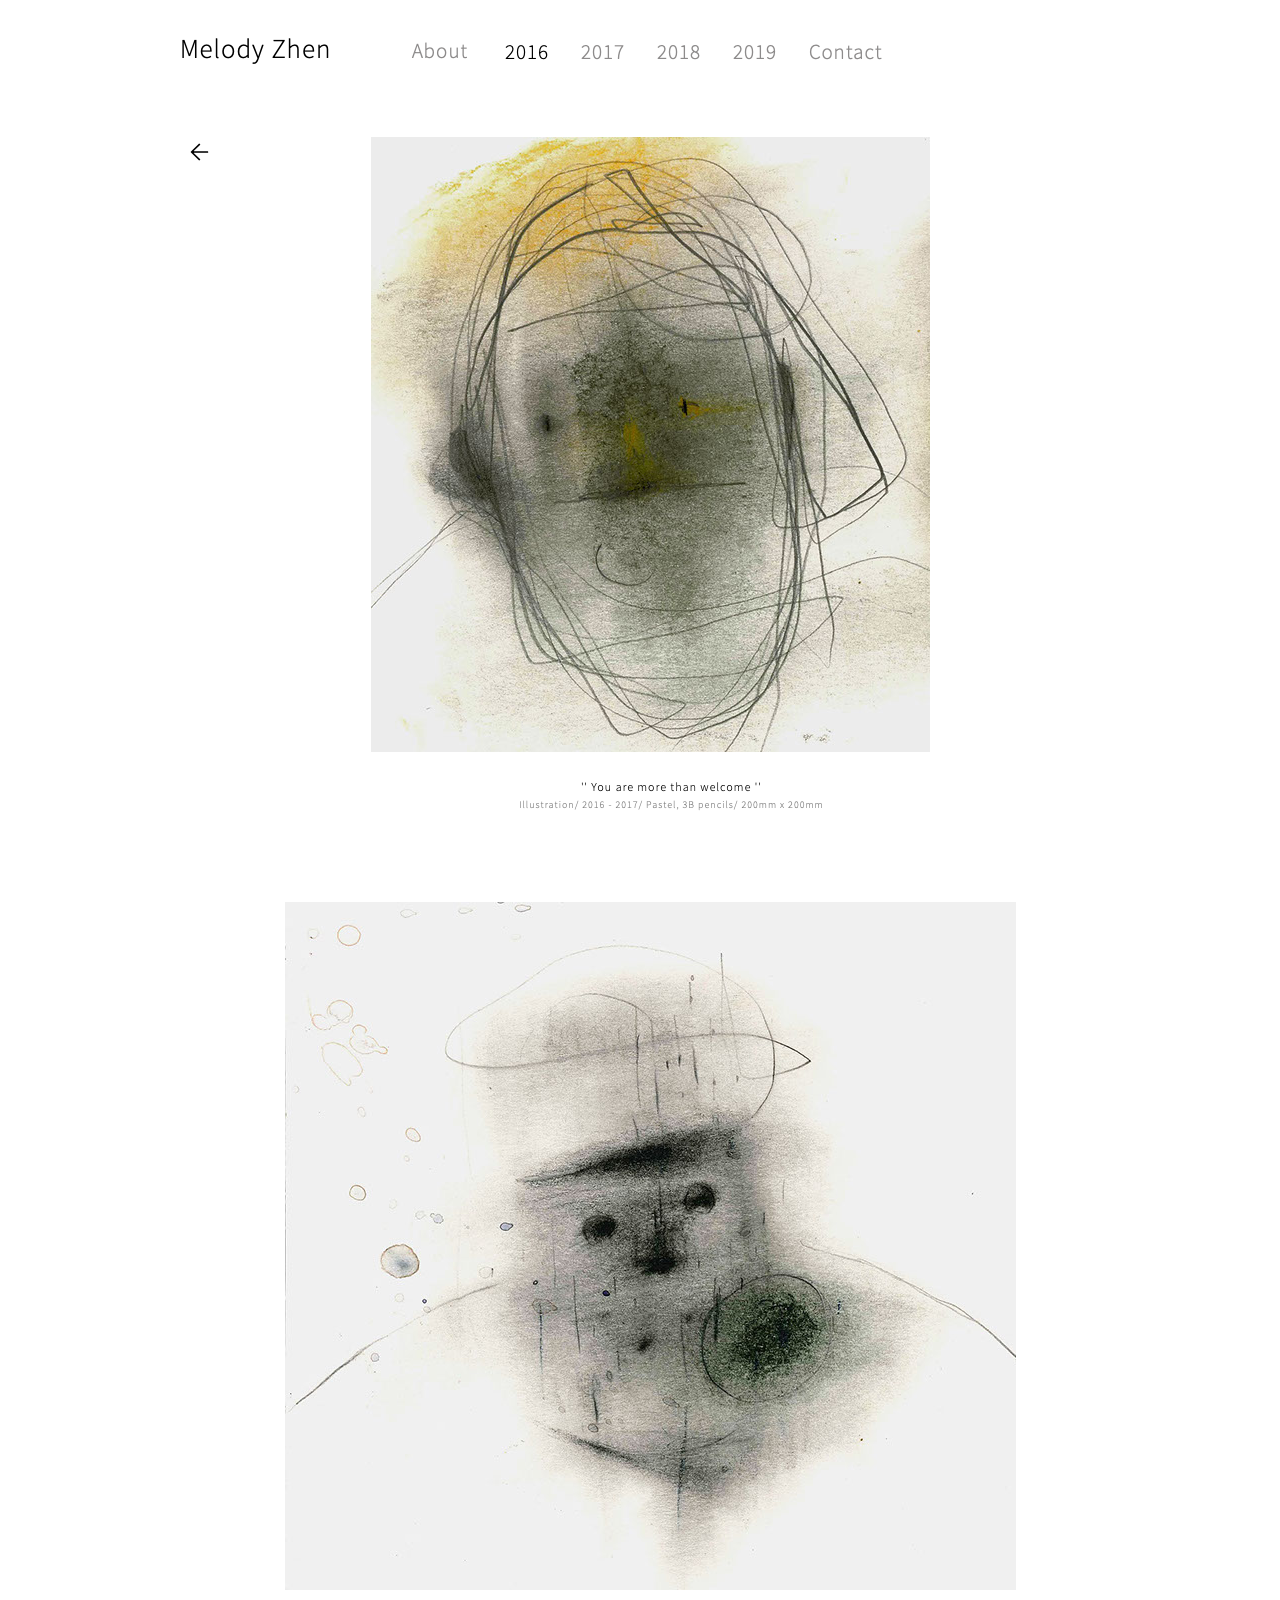
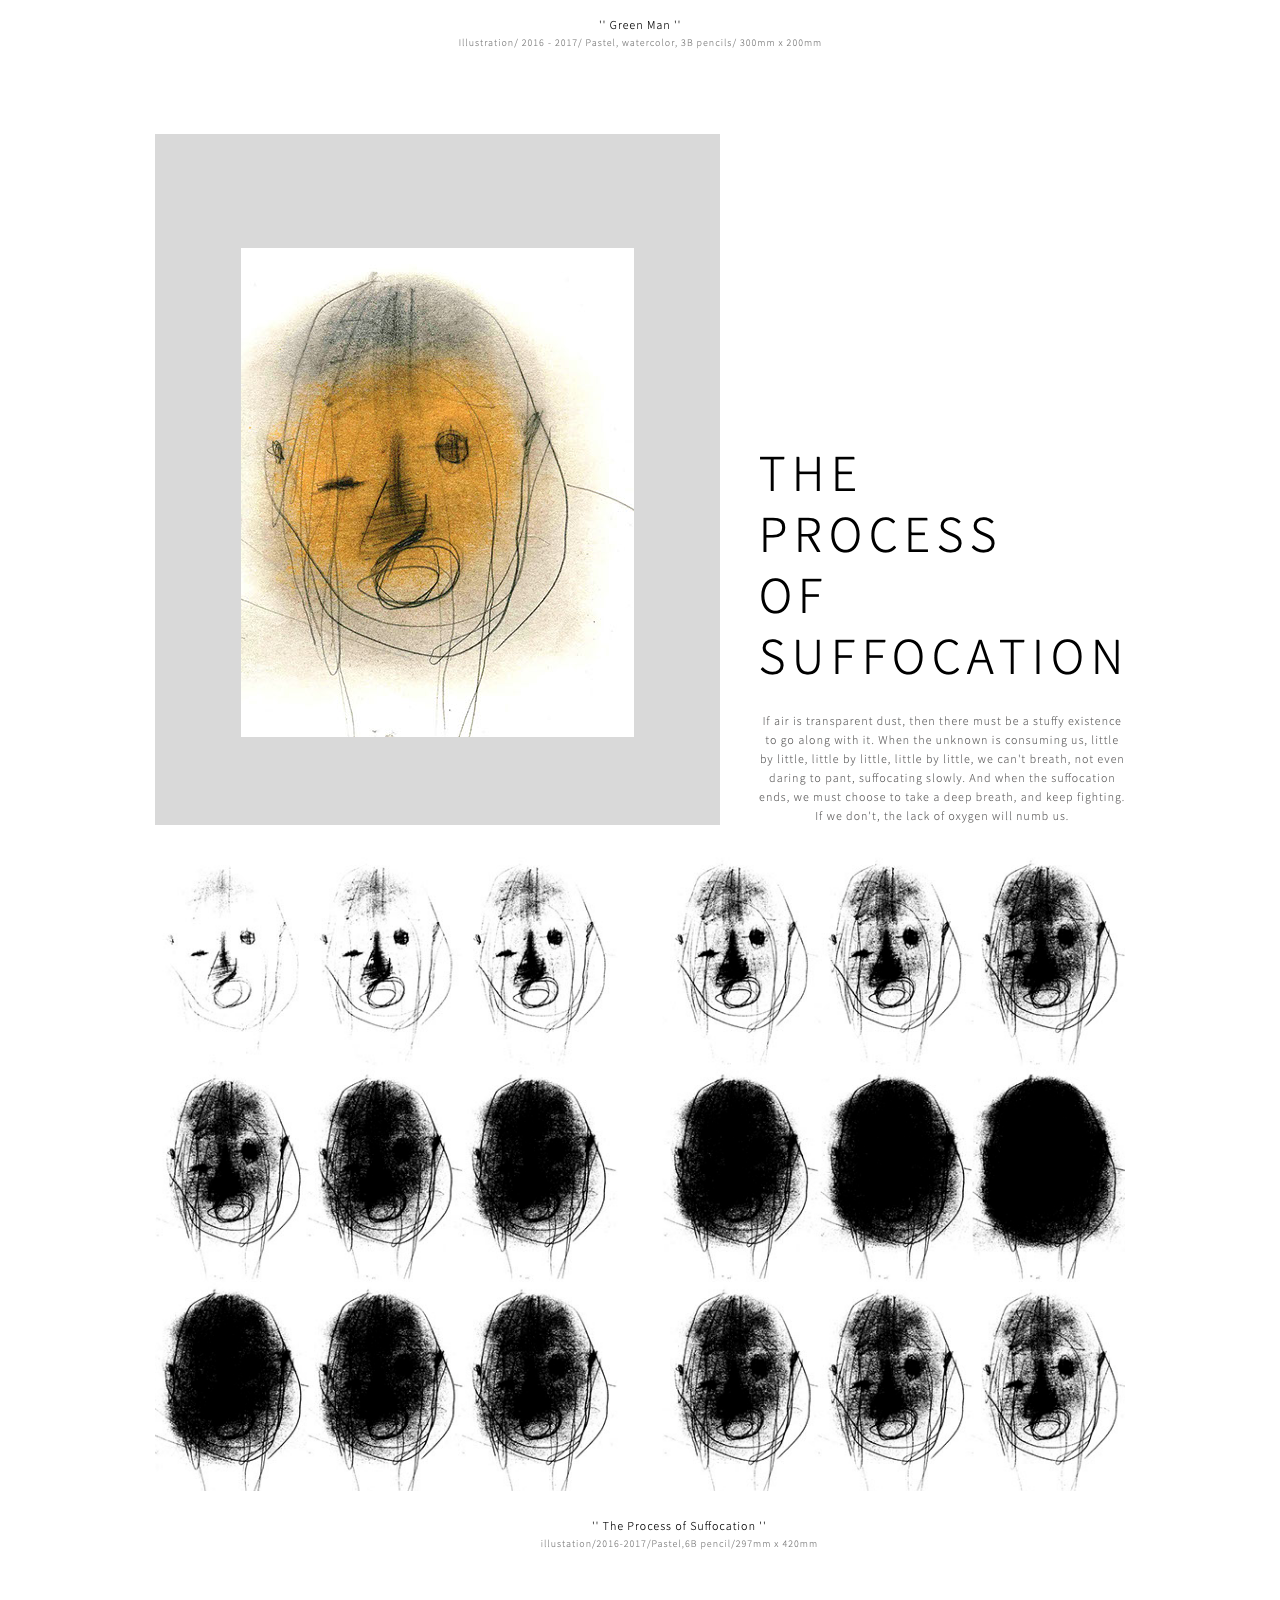
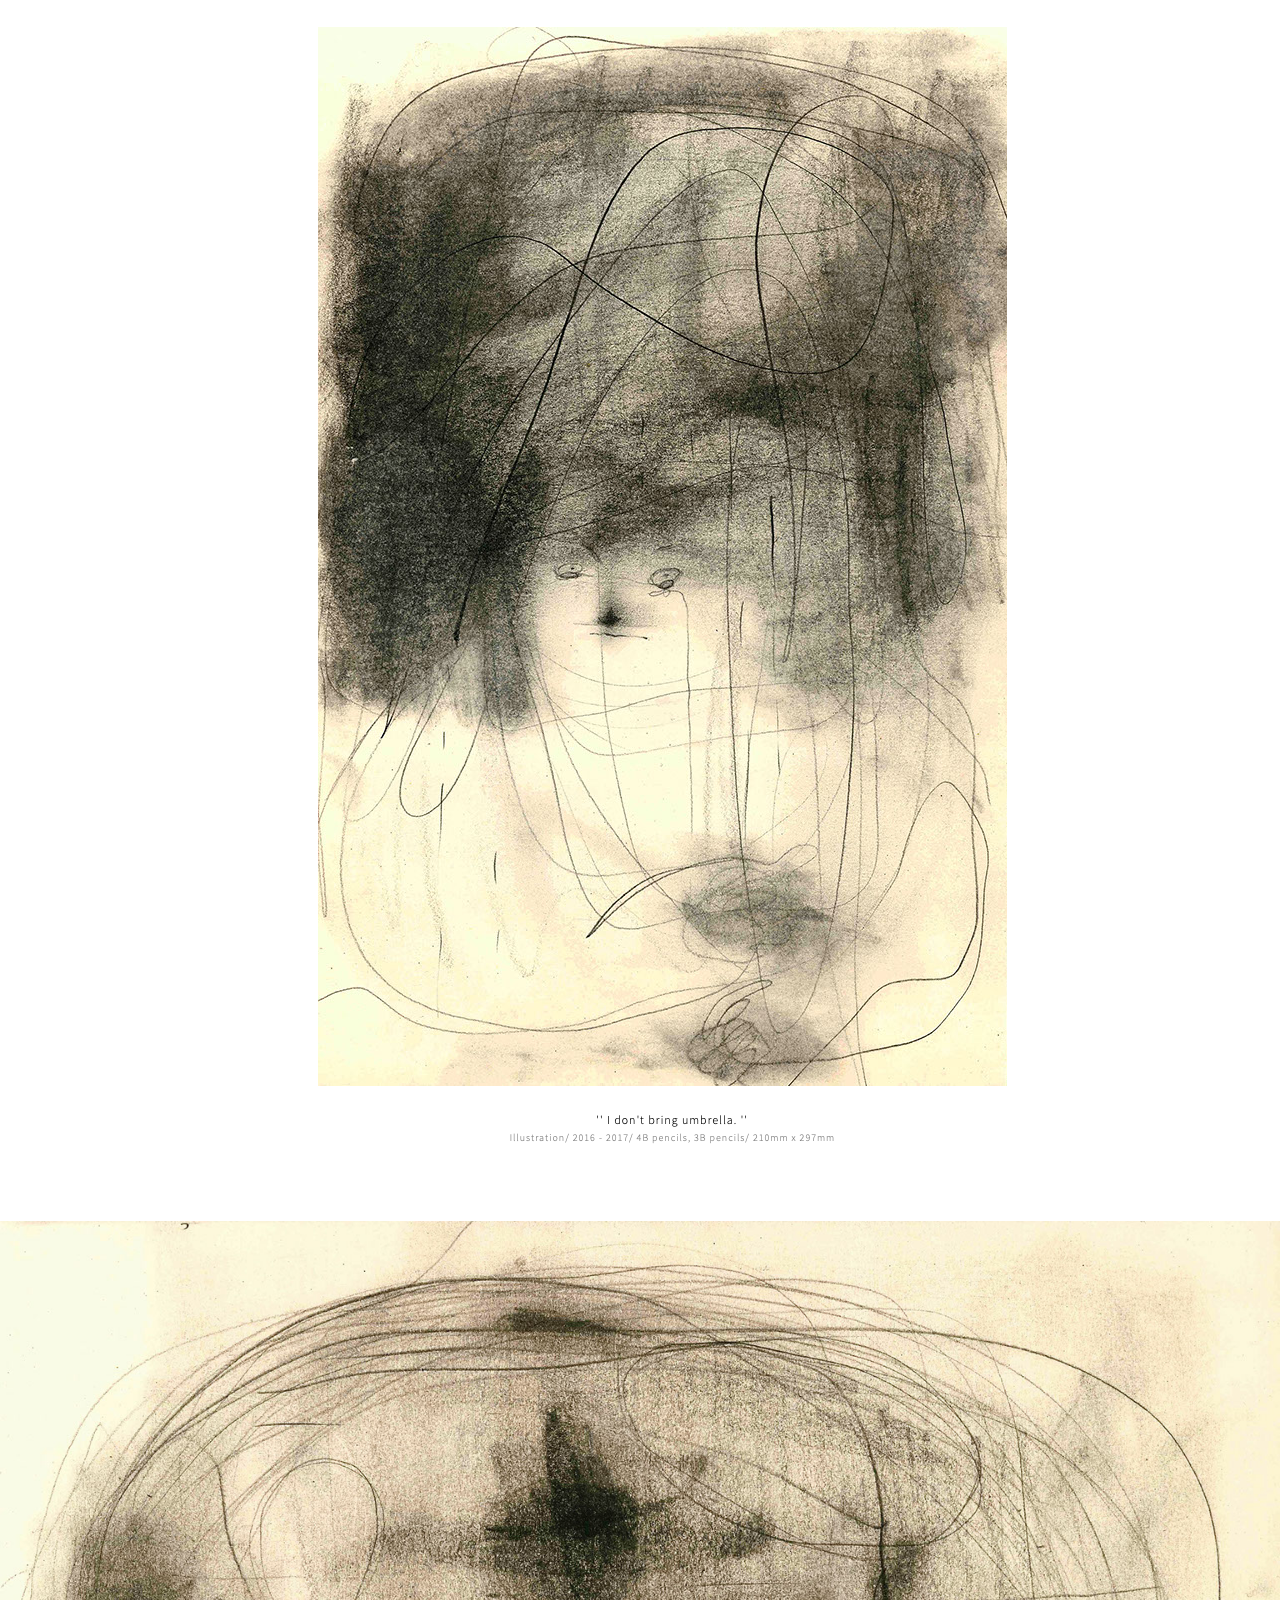
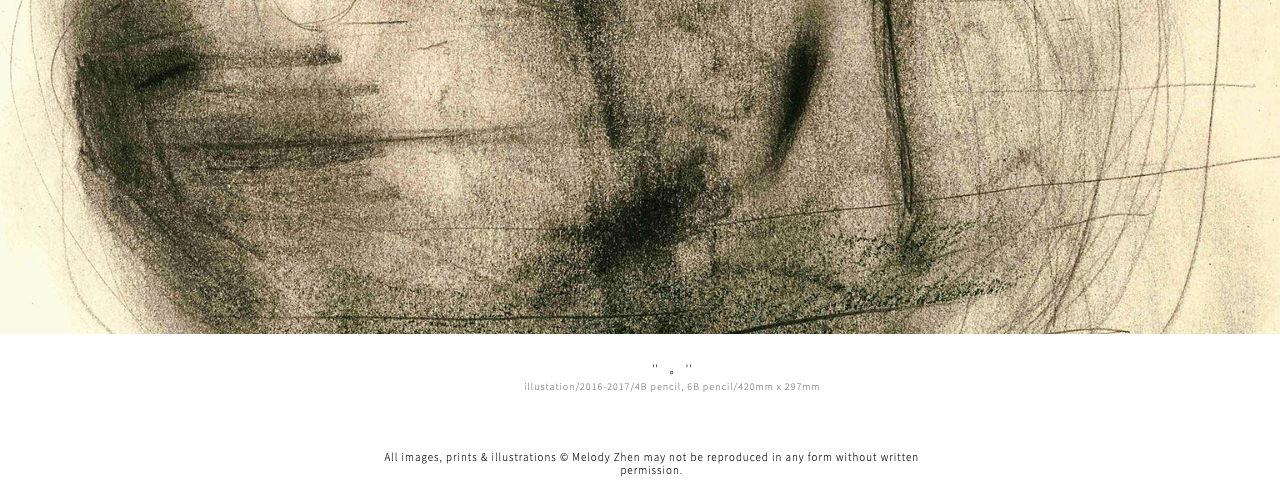
<file: 2016(1).html>
<!DOCTYPE html>
<html class="nojs html css_verticalspacer" lang="zh-TW">
 <head>

  <meta http-equiv="Content-type" content="text/html;charset=UTF-8"/>
  <meta name="generator" content="2018.1.0.386"/>
  <meta name="viewport" content="width=device-width, initial-scale=1.0"/>
  
  <script type="text/javascript">
   // Update the 'nojs'/'js' class on the html node
document.documentElement.className = document.documentElement.className.replace(/\bnojs\b/g, 'js');

// Check that all required assets are uploaded and up-to-date
if(typeof Muse == "undefined") window.Muse = {}; window.Muse.assets = {"required":["museutils.js", "museconfig.js", "jquery.musepolyfill.bgsize.js", "jquery.watch.js", "require.js", "2016_1_.css"], "outOfDate":[]};
</script>
  
  <title>2016(1)</title>
  <!-- CSS -->
  <link rel="stylesheet" type="text/css" href="css/site_global.css?crc=4085801442"/>
  <link rel="stylesheet" type="text/css" href="css/2016_1_.css?crc=3932359613" id="pagesheet"/>
   </head>
 <body>

  <div class="clearfix borderbox" id="page"><!-- column -->
   <div class="clearfix colelem" id="pu2177-4"><!-- group -->
    <a class="nonblock nontext grpelem" id="u2177-4" href="index.html"><!-- rasterized frame --><img id="u2177-4_img" alt="Melody Zhen " src="images/u2177-4.png?crc=286917579" data-hidpi-src="images/u2177-4_2x.png?crc=109899872" data-image-width="156"/></a>
    <div class="grpelem" id="u2174"><!-- state-based BG images -->
     <img alt="2017 " src="images/blank.gif?crc=4208392903"/>
     <div class="fluid_height_spacer"></div>
    </div>
    <div class="grpelem" id="u2182"><!-- state-based BG images -->
     <img alt="2018 " src="images/blank.gif?crc=4208392903"/>
     <div class="fluid_height_spacer"></div>
    </div>
    <div class="grpelem" id="u2179"><!-- state-based BG images -->
     <img alt="2019 " src="images/blank.gif?crc=4208392903"/>
     <div class="fluid_height_spacer"></div>
    </div>
    <a class="nonblock nontext grpelem" id="u2180" href="about.html"><!-- state-based BG images --><div id="u2180_states"><img alt="About" src="images/blank.gif?crc=4208392903"/><div class="fluid_height_spacer"></div></div></a>
    <a class="nonblock nontext grpelem" id="u2171" href="2016.html"><!-- state-based BG images --><div id="u2171_states"><img alt="2016 " src="images/blank.gif?crc=4208392903"/><div class="fluid_height_spacer"></div></div></a>
    <a class="nonblock nontext grpelem" id="u2172" href="contact.html"><!-- state-based BG images --><div id="u2172_states"><img alt="Contact" src="images/blank.gif?crc=4208392903"/><div class="fluid_height_spacer"></div></div></a>
    <a class="nonblock nontext museBGSize rgba-background grpelem" id="u2175" href="2017.html"><!-- simple frame --></a>
    <a class="nonblock nontext museBGSize rgba-background grpelem" id="u2178" href="2018.html"><!-- simple frame --></a>
    <a class="nonblock nontext museBGSize rgba-background grpelem" id="u2181" href="2019.html"><!-- simple frame --></a>
   </div>
   <div class="clearfix colelem" id="pu2416-4"><!-- group -->
    <a class="nonblock nontext grpelem" id="u2416-4" href="2016.html"><!-- rasterized frame --><img id="u2416-4_img" alt="←" src="images/u2416-4.png?crc=3783058959" data-hidpi-src="images/u2416-4_2x.png?crc=4125709449" data-image-width="87"/></a>
    <div class="museBGSize grpelem" id="u2176"><!-- simple frame --></div>
   </div>
   <img class="colelem" id="u2231-6" alt="'' You are more than welcome '' Illustration/ 2016 - 2017/ Pastel, 3B pencils/ 200mm x 200mm " src="images/u2231-6.png?crc=113153009" data-hidpi-src="images/u2231-6_2x.png?crc=18321045" data-image-width="518"/><!-- rasterized frame -->
   <div class="museBGSize colelem" id="u2212"><!-- simple frame --></div>
   <img class="colelem" id="u2234-6" alt="'' Green Man '' Illustration/ 2016 - 2017/ Pastel, watercolor, 3B pencils/ 300mm x 200mm " src="images/u2234-6.png?crc=4211613909" data-hidpi-src="images/u2234-6_2x.png?crc=399654074" data-image-width="518"/><!-- rasterized frame -->
   <div class="clearfix colelem" id="ppu2261-10"><!-- group -->
    <div class="clearfix grpelem" id="pu2261-10"><!-- column -->
     <img class="colelem" id="u2261-10" alt="THE PROCESS OF SUFFOCATION" src="images/u2261-10.png?crc=322152804" data-hidpi-src="images/u2261-10_2x.png?crc=3893930709" data-image-width="366"/><!-- rasterized frame -->
     <img class="colelem" id="u2237-4" alt="If air is transparent dust, then there must be a stuffy existence to go along with it. When the unknown is consuming us, little by little, little by little, little by little, we can't breath, not even daring to pant, suffocating slowly. And when the suffocation ends, we must choose to take a deep breath, and keep fighting. If we don't, the lack of oxygen will numb us. " src="images/u2237-4.png?crc=3884136249" data-hidpi-src="images/u2237-4_2x.png?crc=3858910489" data-image-width="366"/><!-- rasterized frame -->
    </div>
    <div class="grpelem" id="u2255"><!-- simple frame --></div>
    <div class="museBGSize grpelem" id="u2201"><!-- simple frame --></div>
   </div>
   <div class="museBGSize colelem" id="u2240"><!-- simple frame --></div>
   <img class="colelem" id="u2258-6" alt="'' The Process of Suffocation '' illustation/2016-2017/Pastel,6B pencil/297mm x 420mm" src="images/u2258-6.png?crc=405712716" data-hidpi-src="images/u2258-6_2x.png?crc=4175377852" data-image-width="366"/><!-- rasterized frame -->
   <div class="museBGSize colelem" id="u2267"><!-- simple frame --></div>
   <img class="colelem" id="u2278-6" alt="'' I don't bring umbrella. '' Illustration/ 2016 - 2017/ 4B pencils, 3B pencils/ 210mm x 297mm " src="images/u2278-6.png?crc=169033101" data-hidpi-src="images/u2278-6_2x.png?crc=379418291" data-image-width="366"/><!-- rasterized frame -->
   <div class="browser_width colelem" id="u2223-bw">
    <div class="museBGSize" id="u2223"><!-- simple frame --></div>
   </div>
   <img class="colelem" id="u2264-6" alt="'' 。 '' illustation/2016-2017/4B pencil, 6B pencil/420mm x 297mm" src="images/u2264-6.png?crc=385456450" data-hidpi-src="images/u2264-6_2x.png?crc=4281793798" data-image-width="366"/><!-- rasterized frame -->
   <img class="colelem" id="u2173-4" alt="All images, prints &amp; illustrations © Melody Zhen may not be reproduced in any form without written permission." src="images/u2173-4.png?crc=94598597" data-hidpi-src="images/u2173-4_2x.png?crc=4122071238" data-image-width="589"/><!-- rasterized frame -->
   <div class="verticalspacer" data-offset-top="5279" data-content-above-spacer="5279" data-content-below-spacer="3" data-sizePolicy="fixed" data-pintopage="page_fixedLeft"></div>
  </div>
  <div class="preload_images">
   <img class="preload" src="images/u2174-r.png?crc=415032662" alt=""/>
   <img class="preload" src="images/u2174-r_2x.png?crc=197381675" alt=""/>
   <img class="preload" src="images/u2182-r.png?crc=415032662" alt=""/>
   <img class="preload" src="images/u2182-r_2x.png?crc=197381675" alt=""/>
   <img class="preload" src="images/u2179-r.png?crc=413837790" alt=""/>
   <img class="preload" src="images/u2179-r_2x.png?crc=314372064" alt=""/>
   <img class="preload" src="images/u2180_states-r.png?crc=357118854" alt=""/>
   <img class="preload" src="images/u2180_states-r_2x.png?crc=3911513807" alt=""/>
   <img class="preload" src="images/u2171_states-r.png?crc=461561567" alt=""/>
   <img class="preload" src="images/u2171_states-r_2x.png?crc=461325533" alt=""/>
   <img class="preload" src="images/u2172_states-r.png?crc=32168166" alt=""/>
   <img class="preload" src="images/u2172_states-r_2x.png?crc=366611471" alt=""/>
   <img class="preload" src="images/7-u323-r-fr.png?crc=3863069905" alt=""/>
   <img class="preload" src="images/7-u323-r-fr_2x.png?crc=464565171" alt=""/>
   <img class="preload" src="images/g3%206-u334-fr.png?crc=522417687" alt=""/>
   <img class="preload" src="images/g3%206-u334-fr_2x.png?crc=283247857" alt=""/>
   <img class="preload" src="images/(5)-u345-fr.png?crc=4216344132" alt=""/>
   <img class="preload" src="images/(5)-u345-fr_2x.png?crc=4124631174" alt=""/>
  </div>
  <!-- Other scripts -->
  <script type="text/javascript">
   // Decide whether to suppress missing file error or not based on preference setting
var suppressMissingFileError = false
</script>
  <script type="text/javascript">
   window.Muse.assets.check=function(c){if(!window.Muse.assets.checked){window.Muse.assets.checked=!0;var b={},d=function(a,b){if(window.getComputedStyle){var c=window.getComputedStyle(a,null);return c&&c.getPropertyValue(b)||c&&c[b]||""}if(document.documentElement.currentStyle)return(c=a.currentStyle)&&c[b]||a.style&&a.style[b]||"";return""},a=function(a){if(a.match(/^rgb/))return a=a.replace(/\s+/g,"").match(/([\d\,]+)/gi)[0].split(","),(parseInt(a[0])<<16)+(parseInt(a[1])<<8)+parseInt(a[2]);if(a.match(/^\#/))return parseInt(a.substr(1),
16);return 0},f=function(f){for(var g=document.getElementsByTagName("link"),j=0;j<g.length;j++)if("text/css"==g[j].type){var l=(g[j].href||"").match(/\/?css\/([\w\-]+\.css)\?crc=(\d+)/);if(!l||!l[1]||!l[2])break;b[l[1]]=l[2]}g=document.createElement("div");g.className="version";g.style.cssText="display:none; width:1px; height:1px;";document.getElementsByTagName("body")[0].appendChild(g);for(j=0;j<Muse.assets.required.length;){var l=Muse.assets.required[j],k=l.match(/([\w\-\.]+)\.(\w+)$/),i=k&&k[1]?
k[1]:null,k=k&&k[2]?k[2]:null;switch(k.toLowerCase()){case "css":i=i.replace(/\W/gi,"_").replace(/^([^a-z])/gi,"_$1");g.className+=" "+i;i=a(d(g,"color"));k=a(d(g,"backgroundColor"));i!=0||k!=0?(Muse.assets.required.splice(j,1),"undefined"!=typeof b[l]&&(i!=b[l]>>>24||k!=(b[l]&16777215))&&Muse.assets.outOfDate.push(l)):j++;g.className="version";break;case "js":j++;break;default:throw Error("Unsupported file type: "+k);}}c?c().jquery!="1.8.3"&&Muse.assets.outOfDate.push("jquery-1.8.3.min.js"):Muse.assets.required.push("jquery-1.8.3.min.js");
g.parentNode.removeChild(g);if(Muse.assets.outOfDate.length||Muse.assets.required.length)g="伺服器上的某些檔案可能遺失或不正確。請清除瀏覽器快取後再試一次。若問題持續發生，請聯絡網站作者。",f&&Muse.assets.outOfDate.length&&(g+="\nOut of date: "+Muse.assets.outOfDate.join(",")),f&&Muse.assets.required.length&&(g+="\nMissing: "+Muse.assets.required.join(",")),suppressMissingFileError?(g+="\nUse SuppressMissingFileError key in AppPrefs.xml to show missing file error pop up.",console.log(g)):alert(g)};location&&location.search&&location.search.match&&location.search.match(/muse_debug/gi)?
setTimeout(function(){f(!0)},5E3):f()}};
var muse_init=function(){require.config({baseUrl:""});require(["jquery","museutils","whatinput","jquery.musepolyfill.bgsize","jquery.watch"],function(c){var $ = c;$(document).ready(function(){try{
window.Muse.assets.check($);/* body */
Muse.Utils.transformMarkupToFixBrowserProblemsPreInit();/* body */
Muse.Utils.detectScreenResolution();/* HiDPI screens */
Muse.Utils.prepHyperlinks(true);/* body */
Muse.Utils.resizeHeight('.browser_width');/* resize height */
Muse.Utils.requestAnimationFrame(function() { $('body').addClass('initialized'); });/* mark body as initialized */
Muse.Utils.makeButtonsVisibleAfterSettingMinWidth();/* body */
Muse.Utils.fullPage('#page');/* 100% height page */
Muse.Utils.showWidgetsWhenReady();/* body */
Muse.Utils.transformMarkupToFixBrowserProblems();/* body */
}catch(b){if(b&&"function"==typeof b.notify?b.notify():Muse.Assert.fail("Error calling selector function: "+b),false)throw b;}})})};

</script>
  <!-- RequireJS script -->
  <script src="scripts/require.js?crc=7928878" type="text/javascript" async data-main="scripts/museconfig.js?crc=4286661555" onload="if (requirejs) requirejs.onError = function(requireType, requireModule) { if (requireType && requireType.toString && requireType.toString().indexOf && 0 <= requireType.toString().indexOf('#scripterror')) window.Muse.assets.check(); }" onerror="window.Muse.assets.check();"></script>
   </body>
</html>
</file>
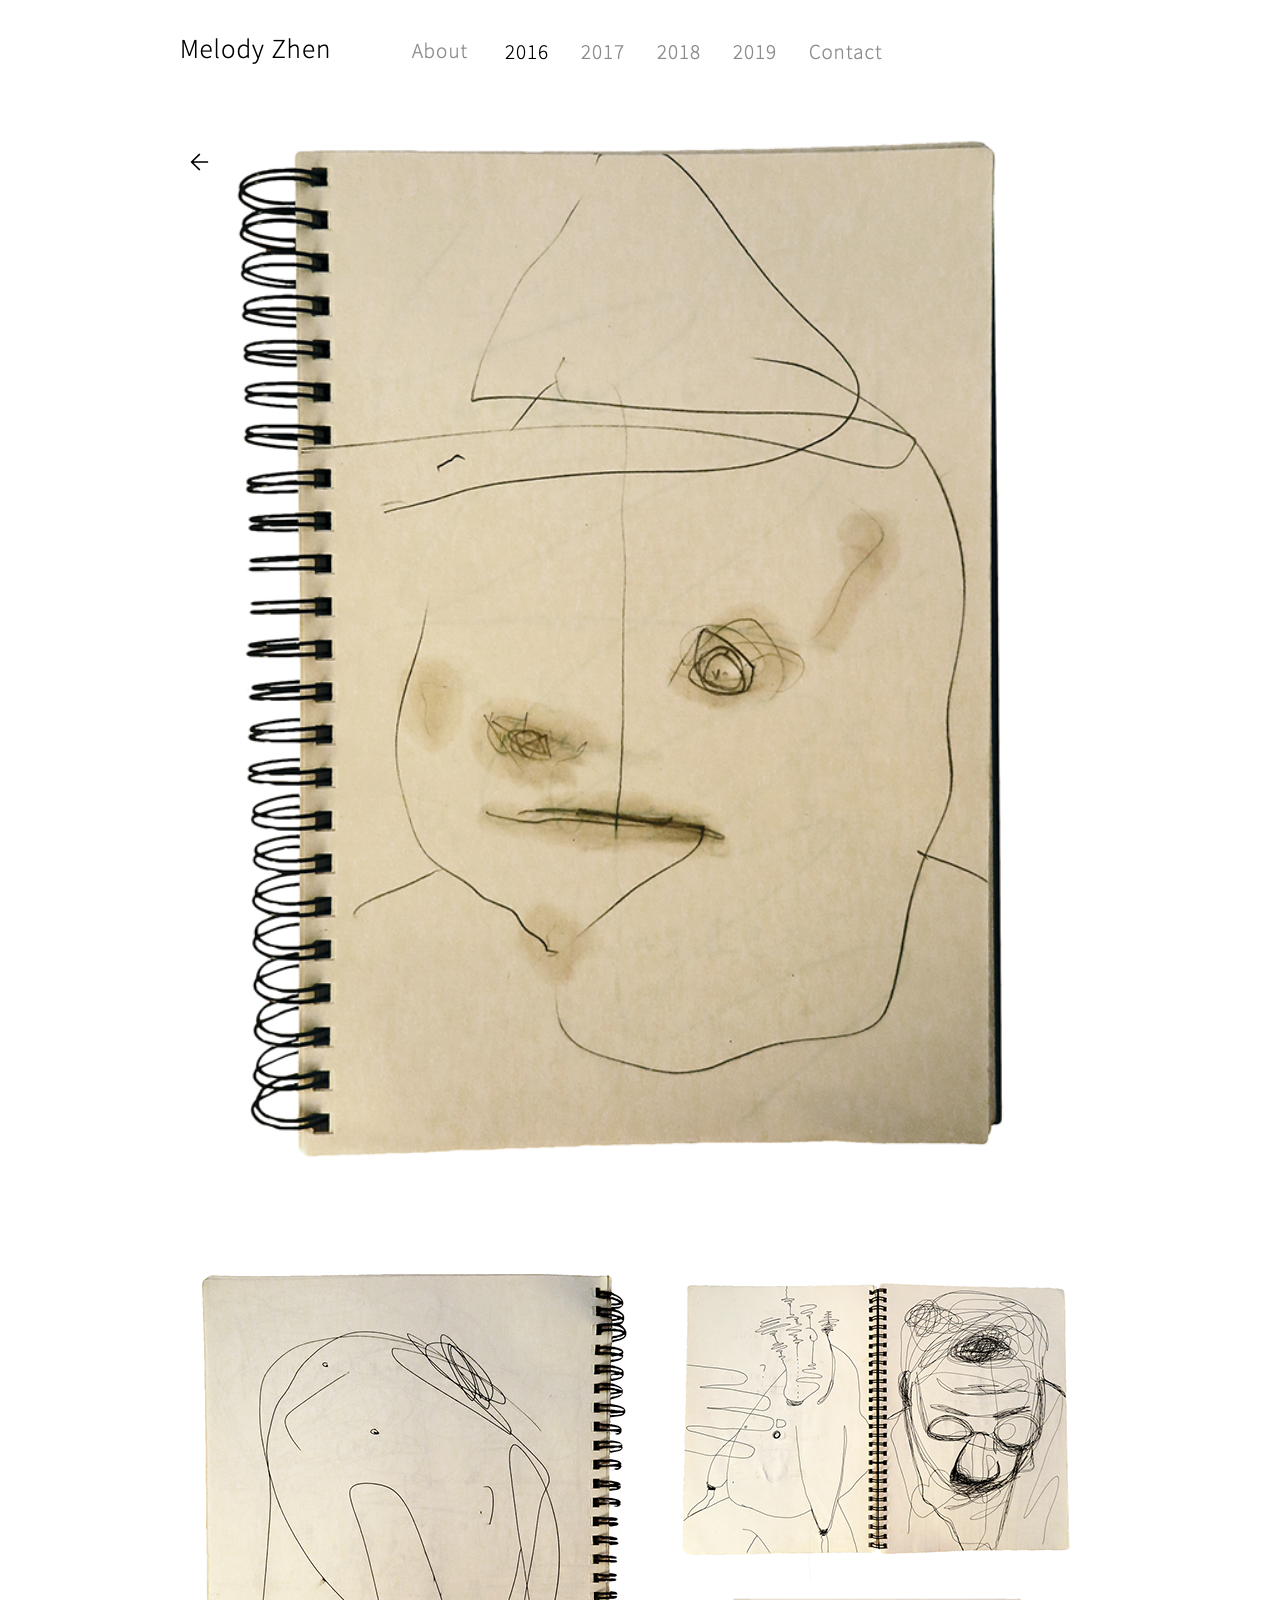
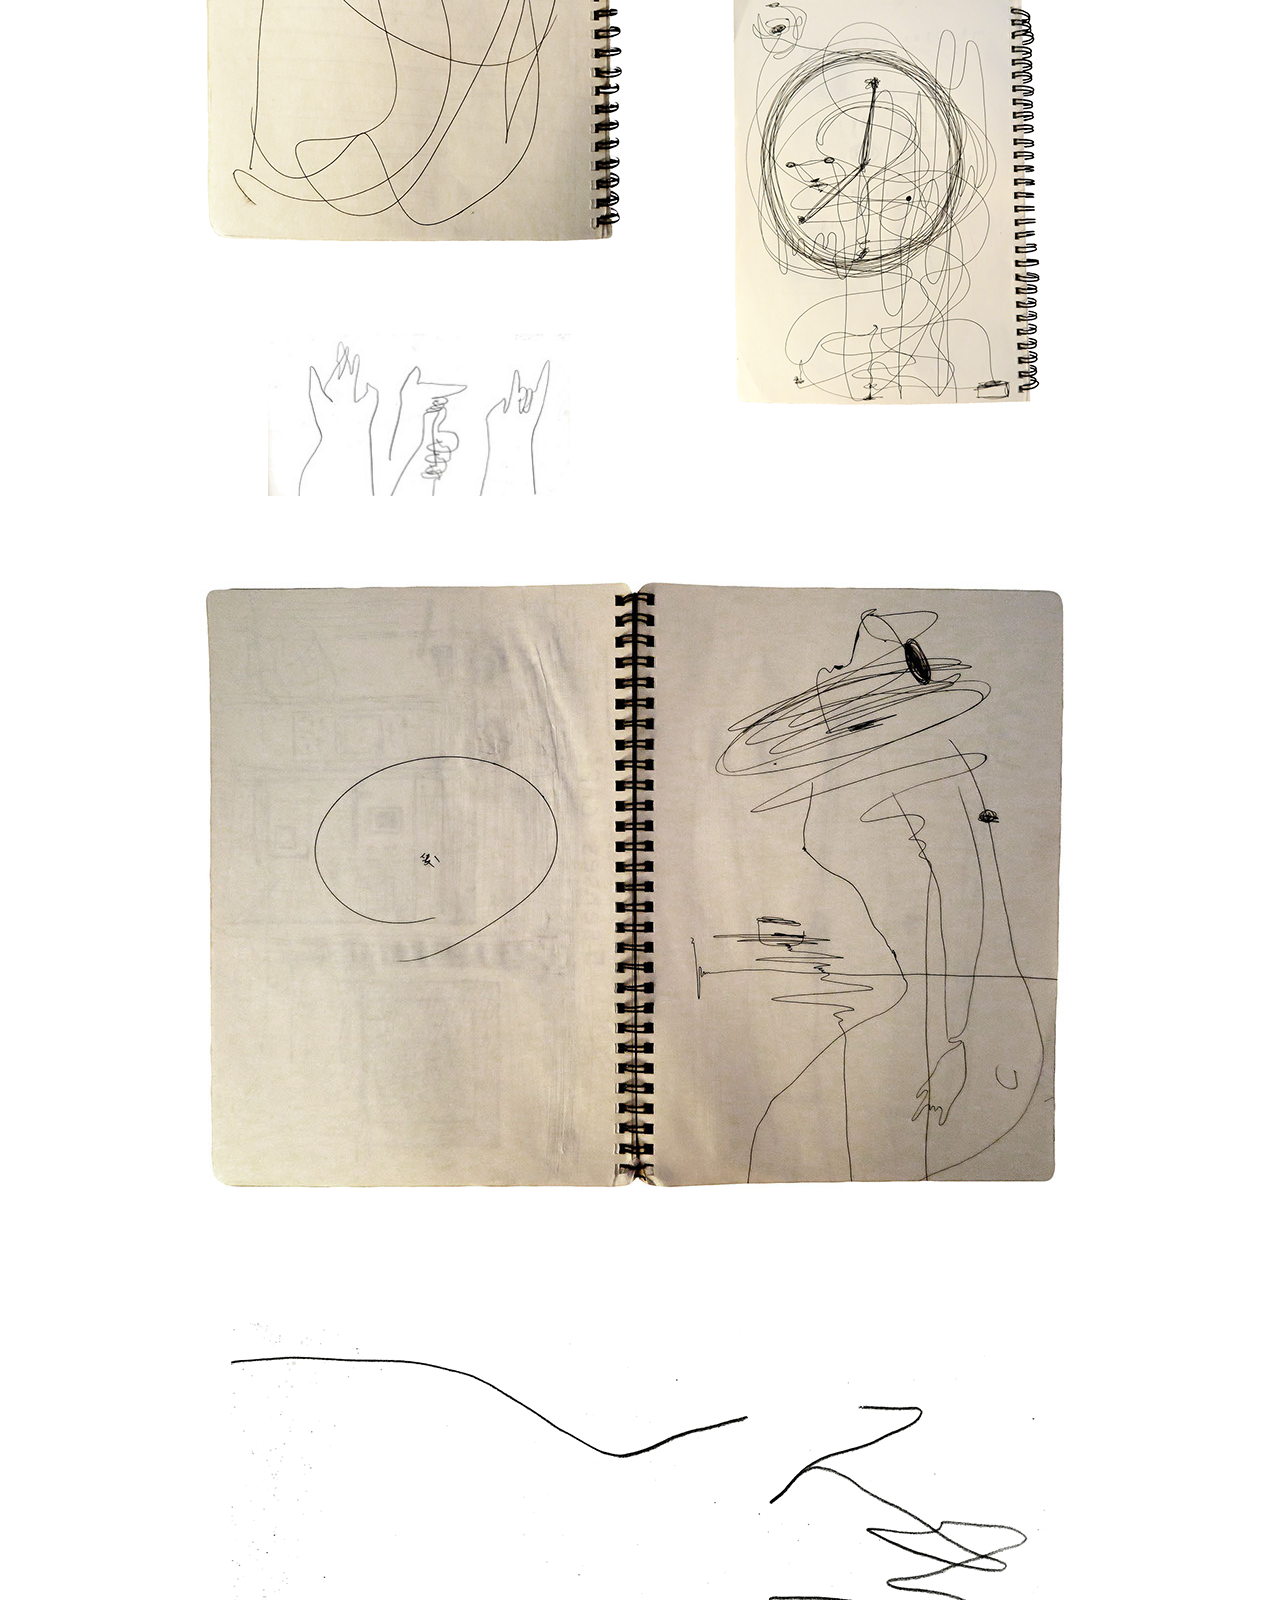
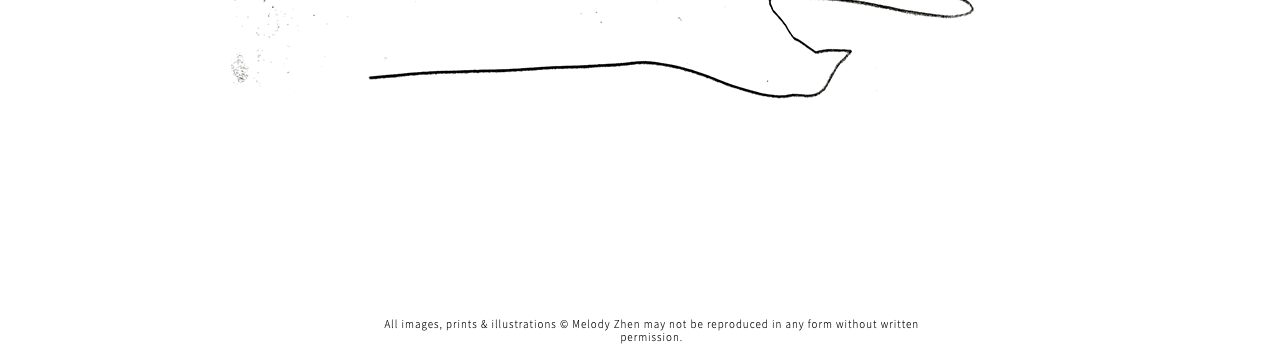
<file: 2016(2).html>
<!DOCTYPE html>
<html class="nojs html css_verticalspacer" lang="zh-TW">
 <head>

  <meta http-equiv="Content-type" content="text/html;charset=UTF-8"/>
  <meta name="generator" content="2018.1.0.386"/>
  <meta name="viewport" content="width=device-width, initial-scale=1.0"/>
  
  <script type="text/javascript">
   // Update the 'nojs'/'js' class on the html node
document.documentElement.className = document.documentElement.className.replace(/\bnojs\b/g, 'js');

// Check that all required assets are uploaded and up-to-date
if(typeof Muse == "undefined") window.Muse = {}; window.Muse.assets = {"required":["museutils.js", "museconfig.js", "jquery.musepolyfill.bgsize.js", "jquery.watch.js", "require.js", "2016_2_.css"], "outOfDate":[]};
</script>
  
  <title>2016(2)</title>
  <!-- CSS -->
  <link rel="stylesheet" type="text/css" href="css/site_global.css?crc=4085801442"/>
  <link rel="stylesheet" type="text/css" href="css/2016_2_.css?crc=4224727809" id="pagesheet"/>
   </head>
 <body>

  <div class="clearfix borderbox" id="page"><!-- column -->
   <div class="position_content" id="page_position_content">
    <div class="clearfix colelem" id="pu2372"><!-- group -->
     <div class="museBGSize grpelem" id="u2372"><!-- content -->
      <div class="fluid_height_spacer"></div>
     </div>
     <a class="nonblock nontext grpelem" id="u2319-4" href="index.html"><!-- rasterized frame --><img id="u2319-4_img" alt="Melody Zhen " src="images/u2319-4.png?crc=286917579" data-hidpi-src="images/u2319-4_2x.png?crc=109899872" data-image-width="156"/></a>
     <a class="nonblock nontext grpelem" id="u2307" href="2016.html"><!-- state-based BG images --><div id="u2307_states"><img alt="2016 " src="images/blank.gif?crc=4208392903"/><div class="fluid_height_spacer"></div></div></a>
     <div class="grpelem" id="u2309"><!-- state-based BG images -->
      <img alt="2017 " src="images/blank.gif?crc=4208392903"/>
      <div class="fluid_height_spacer"></div>
     </div>
     <div class="grpelem" id="u2314"><!-- state-based BG images -->
      <img alt="2018 " src="images/blank.gif?crc=4208392903"/>
      <div class="fluid_height_spacer"></div>
     </div>
     <div class="grpelem" id="u2311"><!-- state-based BG images -->
      <img alt="2019 " src="images/blank.gif?crc=4208392903"/>
      <div class="fluid_height_spacer"></div>
     </div>
     <a class="nonblock nontext grpelem" id="u2312" href="about.html"><!-- state-based BG images --><div id="u2312_states"><img alt="About" src="images/blank.gif?crc=4208392903"/><div class="fluid_height_spacer"></div></div></a>
     <a class="nonblock nontext grpelem" id="u2316" href="contact.html"><!-- state-based BG images --><div id="u2316_states"><img alt="Contact" src="images/blank.gif?crc=4208392903"/><div class="fluid_height_spacer"></div></div></a>
     <a class="nonblock nontext museBGSize rgba-background grpelem" id="u2310" href="2017.html"><!-- simple frame --></a>
     <a class="nonblock nontext museBGSize rgba-background grpelem" id="u2315" href="2018.html"><!-- simple frame --></a>
     <a class="nonblock nontext museBGSize rgba-background grpelem" id="u2317" href="2019.html"><!-- simple frame --></a>
     <a class="nonblock nontext grpelem" id="u2413-4" href="2016.html"><!-- rasterized frame --><img id="u2413-4_img" alt="←" src="images/u2413-4.png?crc=3783058959" data-hidpi-src="images/u2413-4_2x.png?crc=4125709449" data-image-width="87"/></a>
    </div>
    <div class="clearfix colelem" id="ppu2318"><!-- group -->
     <div class="clearfix grpelem" id="pu2318"><!-- column -->
      <div class="museBGSize colelem" id="u2318"><!-- simple frame --></div>
      <div class="museBGSize colelem" id="u2361"><!-- simple frame --></div>
     </div>
     <div class="museBGSize grpelem" id="u2339"><!-- simple frame --></div>
     <div class="museBGSize grpelem" id="u2342"><!-- simple frame --></div>
    </div>
    <div class="museBGSize colelem" id="u2383"><!-- content -->
     <div class="fluid_height_spacer"></div>
    </div>
    <div class="museBGSize colelem" id="u2402" data-mu-ie-matrix="progid:DXImageTransform.Microsoft.Matrix(M11=0,M12=-1,M21=1,M22=0,SizingMethod='auto expand')" data-mu-ie-matrix-dx="-218" data-mu-ie-matrix-dy="218"><!-- simple frame --></div>
    <img class="colelem" id="u2308-4" alt="All images, prints &amp; illustrations © Melody Zhen may not be reproduced in any form without written permission." src="images/u2308-4.png?crc=94598597" data-hidpi-src="images/u2308-4_2x.png?crc=4122071238" data-image-width="589"/><!-- rasterized frame -->
    <div class="verticalspacer" data-offset-top="3547" data-content-above-spacer="3546" data-content-below-spacer="3" data-sizePolicy="fixed" data-pintopage="page_fixedLeft"></div>
   </div>
  </div>
  <div class="preload_images">
   <img class="preload" src="images/u2307_states-r.png?crc=461561567" alt=""/>
   <img class="preload" src="images/u2307_states-r_2x.png?crc=461325533" alt=""/>
   <img class="preload" src="images/u2309-r.png?crc=415032662" alt=""/>
   <img class="preload" src="images/u2309-r_2x.png?crc=197381675" alt=""/>
   <img class="preload" src="images/u2314-r.png?crc=415032662" alt=""/>
   <img class="preload" src="images/u2314-r_2x.png?crc=197381675" alt=""/>
   <img class="preload" src="images/u2311-r.png?crc=413837790" alt=""/>
   <img class="preload" src="images/u2311-r_2x.png?crc=314372064" alt=""/>
   <img class="preload" src="images/u2312_states-r.png?crc=357118854" alt=""/>
   <img class="preload" src="images/u2312_states-r_2x.png?crc=3911513807" alt=""/>
   <img class="preload" src="images/u2316_states-r.png?crc=32168166" alt=""/>
   <img class="preload" src="images/u2316_states-r_2x.png?crc=366611471" alt=""/>
   <img class="preload" src="images/7-u323-r-fr.png?crc=3863069905" alt=""/>
   <img class="preload" src="images/7-u323-r-fr_2x.png?crc=464565171" alt=""/>
   <img class="preload" src="images/g3%206-u334-fr.png?crc=522417687" alt=""/>
   <img class="preload" src="images/g3%206-u334-fr_2x.png?crc=283247857" alt=""/>
   <img class="preload" src="images/(5)-u345-fr.png?crc=4216344132" alt=""/>
   <img class="preload" src="images/(5)-u345-fr_2x.png?crc=4124631174" alt=""/>
  </div>
  <!-- Other scripts -->
  <script type="text/javascript">
   // Decide whether to suppress missing file error or not based on preference setting
var suppressMissingFileError = false
</script>
  <script type="text/javascript">
   window.Muse.assets.check=function(c){if(!window.Muse.assets.checked){window.Muse.assets.checked=!0;var b={},d=function(a,b){if(window.getComputedStyle){var c=window.getComputedStyle(a,null);return c&&c.getPropertyValue(b)||c&&c[b]||""}if(document.documentElement.currentStyle)return(c=a.currentStyle)&&c[b]||a.style&&a.style[b]||"";return""},a=function(a){if(a.match(/^rgb/))return a=a.replace(/\s+/g,"").match(/([\d\,]+)/gi)[0].split(","),(parseInt(a[0])<<16)+(parseInt(a[1])<<8)+parseInt(a[2]);if(a.match(/^\#/))return parseInt(a.substr(1),
16);return 0},f=function(f){for(var g=document.getElementsByTagName("link"),j=0;j<g.length;j++)if("text/css"==g[j].type){var l=(g[j].href||"").match(/\/?css\/([\w\-]+\.css)\?crc=(\d+)/);if(!l||!l[1]||!l[2])break;b[l[1]]=l[2]}g=document.createElement("div");g.className="version";g.style.cssText="display:none; width:1px; height:1px;";document.getElementsByTagName("body")[0].appendChild(g);for(j=0;j<Muse.assets.required.length;){var l=Muse.assets.required[j],k=l.match(/([\w\-\.]+)\.(\w+)$/),i=k&&k[1]?
k[1]:null,k=k&&k[2]?k[2]:null;switch(k.toLowerCase()){case "css":i=i.replace(/\W/gi,"_").replace(/^([^a-z])/gi,"_$1");g.className+=" "+i;i=a(d(g,"color"));k=a(d(g,"backgroundColor"));i!=0||k!=0?(Muse.assets.required.splice(j,1),"undefined"!=typeof b[l]&&(i!=b[l]>>>24||k!=(b[l]&16777215))&&Muse.assets.outOfDate.push(l)):j++;g.className="version";break;case "js":j++;break;default:throw Error("Unsupported file type: "+k);}}c?c().jquery!="1.8.3"&&Muse.assets.outOfDate.push("jquery-1.8.3.min.js"):Muse.assets.required.push("jquery-1.8.3.min.js");
g.parentNode.removeChild(g);if(Muse.assets.outOfDate.length||Muse.assets.required.length)g="伺服器上的某些檔案可能遺失或不正確。請清除瀏覽器快取後再試一次。若問題持續發生，請聯絡網站作者。",f&&Muse.assets.outOfDate.length&&(g+="\nOut of date: "+Muse.assets.outOfDate.join(",")),f&&Muse.assets.required.length&&(g+="\nMissing: "+Muse.assets.required.join(",")),suppressMissingFileError?(g+="\nUse SuppressMissingFileError key in AppPrefs.xml to show missing file error pop up.",console.log(g)):alert(g)};location&&location.search&&location.search.match&&location.search.match(/muse_debug/gi)?
setTimeout(function(){f(!0)},5E3):f()}};
var muse_init=function(){require.config({baseUrl:""});require(["jquery","museutils","whatinput","jquery.musepolyfill.bgsize","jquery.watch"],function(c){var $ = c;$(document).ready(function(){try{
window.Muse.assets.check($);/* body */
Muse.Utils.transformMarkupToFixBrowserProblemsPreInit();/* body */
Muse.Utils.detectScreenResolution();/* HiDPI screens */
Muse.Utils.prepHyperlinks(true);/* body */
Muse.Utils.makeButtonsVisibleAfterSettingMinWidth();/* body */
Muse.Utils.fullPage('#page');/* 100% height page */
Muse.Utils.showWidgetsWhenReady();/* body */
Muse.Utils.transformMarkupToFixBrowserProblems();/* body */
}catch(b){if(b&&"function"==typeof b.notify?b.notify():Muse.Assert.fail("Error calling selector function: "+b),false)throw b;}})})};

</script>
  <!-- RequireJS script -->
  <script src="scripts/require.js?crc=7928878" type="text/javascript" async data-main="scripts/museconfig.js?crc=4286661555" onload="if (requirejs) requirejs.onError = function(requireType, requireModule) { if (requireType && requireType.toString && requireType.toString().indexOf && 0 <= requireType.toString().indexOf('#scripterror')) window.Muse.assets.check(); }" onerror="window.Muse.assets.check();"></script>
   </body>
</html>
</file>
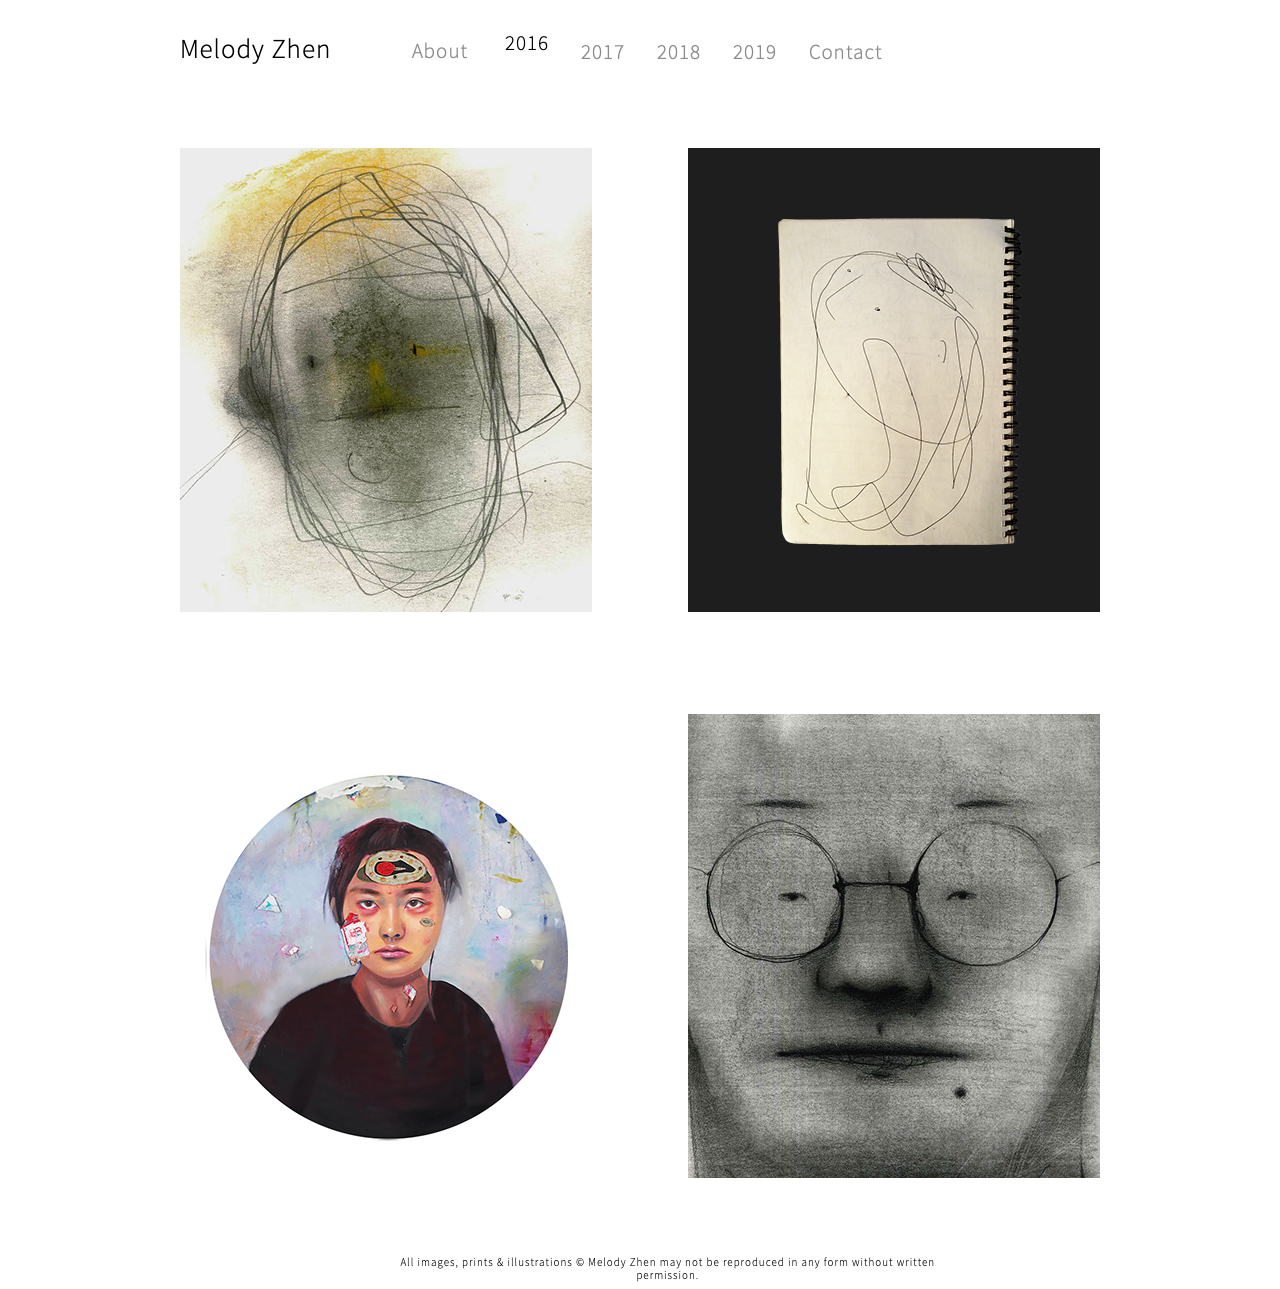
<file: 2016.html>
<!DOCTYPE html>
<html class="nojs html css_verticalspacer" lang="zh-TW">
 <head>

  <meta http-equiv="Content-type" content="text/html;charset=UTF-8"/>
  <meta name="generator" content="2018.1.0.386"/>
  <meta name="viewport" content="width=device-width, initial-scale=1.0"/>
  
  <script type="text/javascript">
   // Update the 'nojs'/'js' class on the html node
document.documentElement.className = document.documentElement.className.replace(/\bnojs\b/g, 'js');

// Check that all required assets are uploaded and up-to-date
if(typeof Muse == "undefined") window.Muse = {}; window.Muse.assets = {"required":["museutils.js", "museconfig.js", "jquery.musepolyfill.bgsize.js", "jquery.watch.js", "require.js", "2016.css"], "outOfDate":[]};
</script>
  
  <title>2016</title>
  <!-- CSS -->
  <link rel="stylesheet" type="text/css" href="css/site_global.css?crc=4085801442"/>
  <link rel="stylesheet" type="text/css" href="css/2016.css?crc=368415503" id="pagesheet"/>
   </head>
 <body>

  <div class="clearfix borderbox" id="page"><!-- column -->
   <div class="clearfix colelem" id="pu1444-4"><!-- group -->
    <a class="nonblock nontext grpelem" id="u1444-4" href="index.html"><!-- rasterized frame --><img id="u1444-4_img" alt="Melody Zhen " src="images/u1444-4.png?crc=286917579" data-hidpi-src="images/u1444-4_2x.png?crc=109899872" data-image-width="156"/></a>
    <div class="grpelem" id="u1443"><!-- state-based BG images -->
     <img alt="2017 " src="images/blank.gif?crc=4208392903"/>
     <div class="fluid_height_spacer"></div>
    </div>
    <div class="grpelem" id="u1436"><!-- state-based BG images -->
     <img alt="2018 " src="images/blank.gif?crc=4208392903"/>
     <div class="fluid_height_spacer"></div>
    </div>
    <div class="grpelem" id="u1439"><!-- state-based BG images -->
     <img alt="2019 " src="images/blank.gif?crc=4208392903"/>
     <div class="fluid_height_spacer"></div>
    </div>
    <a class="nonblock nontext grpelem" id="u1441" href="about.html"><!-- state-based BG images --><div id="u1441_states"><img alt="About" src="images/blank.gif?crc=4208392903"/><div class="fluid_height_spacer"></div></div></a>
    <a class="nonblock nontext MuseLinkActive grpelem" id="u1442-4" href="2016.html"><!-- rasterized frame --><img id="u1442-4_img" alt="2016 " src="images/u1442-4-a.png?crc=461561567" data-hidpi-src="images/u1442-4-a_2x.png?crc=461325533" data-image-width="46"/></a>
    <a class="nonblock nontext grpelem" id="u1438" href="contact.html"><!-- state-based BG images --><div id="u1438_states"><img alt="Contact" src="images/blank.gif?crc=4208392903"/><div class="fluid_height_spacer"></div></div></a>
    <a class="nonblock nontext museBGSize rgba-background grpelem" id="u1437" href="2017.html"><!-- simple frame --></a>
    <a class="nonblock nontext museBGSize rgba-background grpelem" id="u1483" href="2018.html"><!-- simple frame --></a>
    <a class="nonblock nontext museBGSize rgba-background grpelem" id="u1481" href="2019.html"><!-- simple frame --></a>
   </div>
   <div class="clearfix colelem" id="ppu2430"><!-- group -->
    <div class="clearfix grpelem" id="pu2430"><!-- group -->
     <div class="pointer_cursor clearfix grpelem" id="u2430"><!-- group -->
      <a class="block" href="2016(1).html"><!-- Block link tag --></a>
      <a class="nonblock nontext museBGSize grpelem" id="u2290" href="2016(2).html"><!-- simple frame --></a>
     </div>
     <a class="nonblock nontext transition grpelem" id="u2439" href="2016(2).html"><!-- state-based BG images --><div id="u2439_states"><img alt="&nbsp;Doodle" src="images/blank.gif?crc=4208392903"/><div class="fluid_height_spacer"></div></div></a>
    </div>
    <a class="nonblock nontext museBGSize grpelem" id="u1740" href="2016(1).html"><!-- simple frame --></a>
    <a class="nonblock nontext transition grpelem" id="u2433" href="2016(1).html"><!-- state-based BG images --><div id="u2433_states"><img alt="&nbsp;Muddy" src="images/blank.gif?crc=4208392903"/><div class="fluid_height_spacer"></div></div></a>
   </div>
   <div class="clearfix colelem" id="ppu2419"><!-- group -->
    <div class="clearfix grpelem" id="pu2419"><!-- group -->
     <div class="museBGSize grpelem" id="u2419"><!-- simple frame --></div>
     <a class="nonblock nontext transition grpelem" id="u2442" href="2016(4)%e5%89%af%e6%9c%ac.html"><!-- state-based BG images --><div id="u2442_states"><img alt="&nbsp;Sketch" src="images/blank.gif?crc=4208392903"/><div class="fluid_height_spacer"></div></div></a>
    </div>
    <div class="clearfix grpelem" id="u2502"><!-- group -->
     <div class="clearfix grpelem" id="u2489"><!-- group -->
      <div class="museBGSize grpelem" id="u2464"><!-- simple frame --></div>
     </div>
    </div>
    <a class="nonblock nontext transition grpelem" id="u2505" href="2016(3).html"><!-- state-based BG images --><div id="u2505_states"><img alt="&nbsp;Oil Painting Watercolor" src="images/blank.gif?crc=4208392903"/><div class="fluid_height_spacer"></div></div></a>
   </div>
   <img class="colelem" id="u1440-4" alt="All images, prints &amp; illustrations © Melody Zhen may not be reproduced in any form without written permission." src="images/u1440-4.png?crc=94598597" data-hidpi-src="images/u1440-4_2x.png?crc=4122071238" data-image-width="589"/><!-- rasterized frame -->
   <div class="verticalspacer" data-offset-top="1250" data-content-above-spacer="1250" data-content-below-spacer="3" data-sizePolicy="fixed" data-pintopage="page_fixedLeft"></div>
  </div>
  <div class="preload_images">
   <img class="preload" src="images/u1443-r.png?crc=415032662" alt=""/>
   <img class="preload" src="images/u1443-r_2x.png?crc=197381675" alt=""/>
   <img class="preload" src="images/u1436-r.png?crc=415032662" alt=""/>
   <img class="preload" src="images/u1436-r_2x.png?crc=197381675" alt=""/>
   <img class="preload" src="images/u1439-r.png?crc=413837790" alt=""/>
   <img class="preload" src="images/u1439-r_2x.png?crc=314372064" alt=""/>
   <img class="preload" src="images/u1441_states-r.png?crc=357118854" alt=""/>
   <img class="preload" src="images/u1441_states-r_2x.png?crc=3911513807" alt=""/>
   <img class="preload" src="images/u1438_states-r.png?crc=32168166" alt=""/>
   <img class="preload" src="images/u1438_states-r_2x.png?crc=366611471" alt=""/>
   <img class="preload" src="images/7-u323-r-fr.png?crc=3863069905" alt=""/>
   <img class="preload" src="images/7-u323-r-fr_2x.png?crc=464565171" alt=""/>
   <img class="preload" src="images/g3%206-u334-fr.png?crc=522417687" alt=""/>
   <img class="preload" src="images/g3%206-u334-fr_2x.png?crc=283247857" alt=""/>
   <img class="preload" src="images/(5)-u345-fr.png?crc=4216344132" alt=""/>
   <img class="preload" src="images/(5)-u345-fr_2x.png?crc=4124631174" alt=""/>
   <img class="preload" src="images/u2439_states-r.png?crc=299172517" alt=""/>
   <img class="preload" src="images/u2439_states-r_2x.png?crc=127774616" alt=""/>
   <img class="preload" src="images/u2433_states-r.png?crc=4219533347" alt=""/>
   <img class="preload" src="images/u2433_states-r_2x.png?crc=3815320741" alt=""/>
   <img class="preload" src="images/u2442_states-r.png?crc=4269638839" alt=""/>
   <img class="preload" src="images/u2442_states-r_2x.png?crc=85739026" alt=""/>
   <img class="preload" src="images/u2505_states-r.png?crc=261879944" alt=""/>
   <img class="preload" src="images/u2505_states-r_2x.png?crc=260426206" alt=""/>
  </div>
  <!-- Other scripts -->
  <script type="text/javascript">
   // Decide whether to suppress missing file error or not based on preference setting
var suppressMissingFileError = false
</script>
  <script type="text/javascript">
   window.Muse.assets.check=function(c){if(!window.Muse.assets.checked){window.Muse.assets.checked=!0;var b={},d=function(a,b){if(window.getComputedStyle){var c=window.getComputedStyle(a,null);return c&&c.getPropertyValue(b)||c&&c[b]||""}if(document.documentElement.currentStyle)return(c=a.currentStyle)&&c[b]||a.style&&a.style[b]||"";return""},a=function(a){if(a.match(/^rgb/))return a=a.replace(/\s+/g,"").match(/([\d\,]+)/gi)[0].split(","),(parseInt(a[0])<<16)+(parseInt(a[1])<<8)+parseInt(a[2]);if(a.match(/^\#/))return parseInt(a.substr(1),
16);return 0},f=function(f){for(var g=document.getElementsByTagName("link"),j=0;j<g.length;j++)if("text/css"==g[j].type){var l=(g[j].href||"").match(/\/?css\/([\w\-]+\.css)\?crc=(\d+)/);if(!l||!l[1]||!l[2])break;b[l[1]]=l[2]}g=document.createElement("div");g.className="version";g.style.cssText="display:none; width:1px; height:1px;";document.getElementsByTagName("body")[0].appendChild(g);for(j=0;j<Muse.assets.required.length;){var l=Muse.assets.required[j],k=l.match(/([\w\-\.]+)\.(\w+)$/),i=k&&k[1]?
k[1]:null,k=k&&k[2]?k[2]:null;switch(k.toLowerCase()){case "css":i=i.replace(/\W/gi,"_").replace(/^([^a-z])/gi,"_$1");g.className+=" "+i;i=a(d(g,"color"));k=a(d(g,"backgroundColor"));i!=0||k!=0?(Muse.assets.required.splice(j,1),"undefined"!=typeof b[l]&&(i!=b[l]>>>24||k!=(b[l]&16777215))&&Muse.assets.outOfDate.push(l)):j++;g.className="version";break;case "js":j++;break;default:throw Error("Unsupported file type: "+k);}}c?c().jquery!="1.8.3"&&Muse.assets.outOfDate.push("jquery-1.8.3.min.js"):Muse.assets.required.push("jquery-1.8.3.min.js");
g.parentNode.removeChild(g);if(Muse.assets.outOfDate.length||Muse.assets.required.length)g="伺服器上的某些檔案可能遺失或不正確。請清除瀏覽器快取後再試一次。若問題持續發生，請聯絡網站作者。",f&&Muse.assets.outOfDate.length&&(g+="\nOut of date: "+Muse.assets.outOfDate.join(",")),f&&Muse.assets.required.length&&(g+="\nMissing: "+Muse.assets.required.join(",")),suppressMissingFileError?(g+="\nUse SuppressMissingFileError key in AppPrefs.xml to show missing file error pop up.",console.log(g)):alert(g)};location&&location.search&&location.search.match&&location.search.match(/muse_debug/gi)?
setTimeout(function(){f(!0)},5E3):f()}};
var muse_init=function(){require.config({baseUrl:""});require(["jquery","museutils","whatinput","jquery.musepolyfill.bgsize","jquery.watch"],function(c){var $ = c;$(document).ready(function(){try{
window.Muse.assets.check($);/* body */
Muse.Utils.transformMarkupToFixBrowserProblemsPreInit();/* body */
Muse.Utils.detectScreenResolution();/* HiDPI screens */
Muse.Utils.prepHyperlinks(true);/* body */
Muse.Utils.makeButtonsVisibleAfterSettingMinWidth();/* body */
Muse.Utils.fullPage('#page');/* 100% height page */
Muse.Utils.showWidgetsWhenReady();/* body */
Muse.Utils.transformMarkupToFixBrowserProblems();/* body */
}catch(b){if(b&&"function"==typeof b.notify?b.notify():Muse.Assert.fail("Error calling selector function: "+b),false)throw b;}})})};

</script>
  <!-- RequireJS script -->
  <script src="scripts/require.js?crc=7928878" type="text/javascript" async data-main="scripts/museconfig.js?crc=4286661555" onload="if (requirejs) requirejs.onError = function(requireType, requireModule) { if (requireType && requireType.toString && requireType.toString().indexOf && 0 <= requireType.toString().indexOf('#scripterror')) window.Muse.assets.check(); }" onerror="window.Muse.assets.check();"></script>
   </body>
</html>
</file>
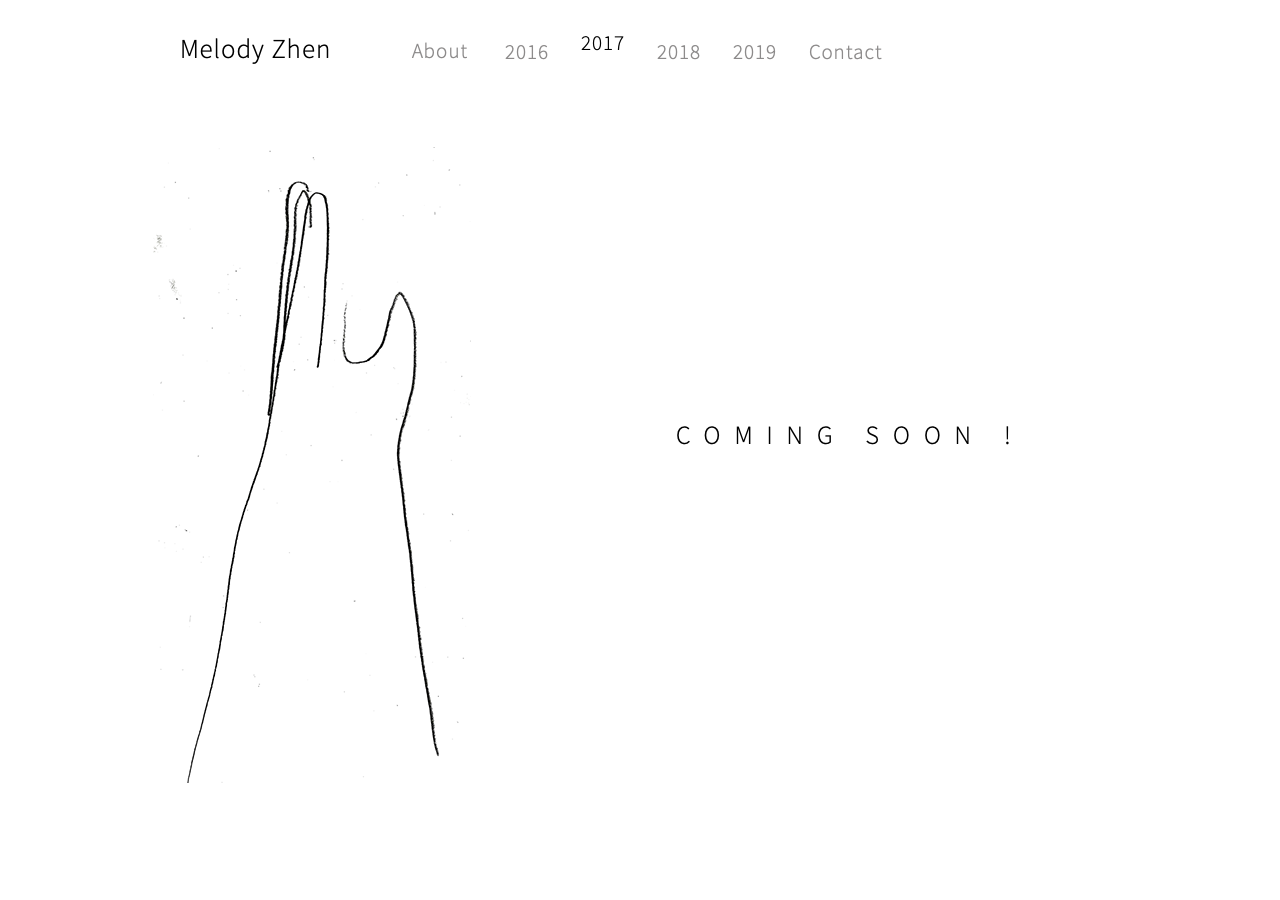
<file: 2017.html>
<!DOCTYPE html>
<html class="nojs html css_verticalspacer" lang="zh-TW">
 <head>

  <meta http-equiv="Content-type" content="text/html;charset=UTF-8"/>
  <meta name="generator" content="2018.1.0.386"/>
  <meta name="viewport" content="width=device-width, initial-scale=1.0"/>
  
  <script type="text/javascript">
   // Update the 'nojs'/'js' class on the html node
document.documentElement.className = document.documentElement.className.replace(/\bnojs\b/g, 'js');

// Check that all required assets are uploaded and up-to-date
if(typeof Muse == "undefined") window.Muse = {}; window.Muse.assets = {"required":["museutils.js", "museconfig.js", "jquery.musepolyfill.bgsize.js", "jquery.watch.js", "require.js", "2017.css"], "outOfDate":[]};
</script>
  
  <title>2017</title>
  <!-- CSS -->
  <link rel="stylesheet" type="text/css" href="css/site_global.css?crc=4085801442"/>
  <link rel="stylesheet" type="text/css" href="css/2017.css?crc=12818449" id="pagesheet"/>
   </head>
 <body>

  <div class="clearfix borderbox" id="page"><!-- group -->
   <div class="clearfix grpelem" id="ppu1999-4"><!-- column -->
    <div class="clearfix colelem" id="pu1999-4"><!-- group -->
     <a class="nonblock nontext grpelem" id="u1999-4" href="index.html"><!-- rasterized frame --><img id="u1999-4_img" alt="Melody Zhen " src="images/u1999-4.png?crc=286917579" data-hidpi-src="images/u1999-4_2x.png?crc=109899872" data-image-width="156"/></a>
     <a class="nonblock nontext grpelem" id="u1996" href="about.html"><!-- state-based BG images --><div id="u1996_states"><img alt="About" src="images/blank.gif?crc=4208392903"/><div class="fluid_height_spacer"></div></div></a>
    </div>
    <div class="museBGSize colelem" id="u3222"><!-- simple frame --></div>
   </div>
   <div class="clearfix grpelem" id="ppu1997"><!-- group -->
    <div class="grpelem" id="u1997"><!-- state-based BG images -->
     <img alt="2016 " src="images/blank.gif?crc=4208392903"/>
     <div class="fluid_height_spacer"></div>
    </div>
    <a class="nonblock nontext museBGSize rgba-background grpelem" id="u2037" href="2016.html"><!-- simple frame --></a>
   </div>
   <a class="nonblock nontext MuseLinkActive grpelem" id="u1998-4" href="2017.html"><!-- rasterized frame --><img id="u1998-4_img" alt="2017 " src="images/u1998-4-a.png?crc=4075133872" data-hidpi-src="images/u1998-4-a_2x.png?crc=100804424" data-image-width="45"/></a>
   <div class="clearfix grpelem" id="ppppu1994"><!-- column -->
    <div class="clearfix colelem" id="pppu1994"><!-- group -->
     <div class="clearfix grpelem" id="ppu1994"><!-- group -->
      <div class="grpelem" id="u1994"><!-- state-based BG images -->
       <img alt="2019 " src="images/blank.gif?crc=4208392903"/>
       <div class="fluid_height_spacer"></div>
      </div>
      <a class="nonblock nontext museBGSize rgba-background grpelem" id="u2036" href="2019.html"><!-- simple frame --></a>
     </div>
     <div class="grpelem" id="u1991"><!-- state-based BG images -->
      <img alt="2018 " src="images/blank.gif?crc=4208392903"/>
      <div class="fluid_height_spacer"></div>
     </div>
     <a class="nonblock nontext grpelem" id="u1993" href="contact.html"><!-- state-based BG images --><div id="u1993_states"><img alt="Contact" src="images/blank.gif?crc=4208392903"/><div class="fluid_height_spacer"></div></div></a>
     <a class="nonblock nontext museBGSize rgba-background grpelem" id="u2038" href="2018.html"><!-- simple frame --></a>
    </div>
    <img class="colelem" id="u3233-4" alt="COMING SOON !" src="images/u3233-4.png?crc=19170805" data-hidpi-src="images/u3233-4_2x.png?crc=411899183" data-image-width="341"/><!-- rasterized frame -->
   </div>
   <div class="verticalspacer" data-offset-top="776" data-content-above-spacer="776" data-content-below-spacer="4" data-sizePolicy="fixed" data-pintopage="page_fixedLeft"></div>
  </div>
  <div class="preload_images">
   <img class="preload" src="images/u1996_states-r.png?crc=357118854" alt=""/>
   <img class="preload" src="images/u1996_states-r_2x.png?crc=3911513807" alt=""/>
   <img class="preload" src="images/u1997-r.png?crc=4257220345" alt=""/>
   <img class="preload" src="images/u1997-r_2x.png?crc=290073227" alt=""/>
   <img class="preload" src="images/(6)-u2037-fr.png?crc=271121473" alt=""/>
   <img class="preload" src="images/(6)-u2037-fr_2x.png?crc=66798512" alt=""/>
   <img class="preload" src="images/u1994-r.png?crc=413837790" alt=""/>
   <img class="preload" src="images/u1994-r_2x.png?crc=314372064" alt=""/>
   <img class="preload" src="images/(5)-u2036-fr.png?crc=4216344132" alt=""/>
   <img class="preload" src="images/(5)-u2036-fr_2x.png?crc=4124631174" alt=""/>
   <img class="preload" src="images/u1991-r.png?crc=415032662" alt=""/>
   <img class="preload" src="images/u1991-r_2x.png?crc=197381675" alt=""/>
   <img class="preload" src="images/u1993_states-r.png?crc=32168166" alt=""/>
   <img class="preload" src="images/u1993_states-r_2x.png?crc=366611471" alt=""/>
   <img class="preload" src="images/g3%206-u2038-fr.png?crc=522417687" alt=""/>
   <img class="preload" src="images/g3%206-u2038-fr_2x.png?crc=283247857" alt=""/>
  </div>
  <!-- Other scripts -->
  <script type="text/javascript">
   // Decide whether to suppress missing file error or not based on preference setting
var suppressMissingFileError = false
</script>
  <script type="text/javascript">
   window.Muse.assets.check=function(c){if(!window.Muse.assets.checked){window.Muse.assets.checked=!0;var b={},d=function(a,b){if(window.getComputedStyle){var c=window.getComputedStyle(a,null);return c&&c.getPropertyValue(b)||c&&c[b]||""}if(document.documentElement.currentStyle)return(c=a.currentStyle)&&c[b]||a.style&&a.style[b]||"";return""},a=function(a){if(a.match(/^rgb/))return a=a.replace(/\s+/g,"").match(/([\d\,]+)/gi)[0].split(","),(parseInt(a[0])<<16)+(parseInt(a[1])<<8)+parseInt(a[2]);if(a.match(/^\#/))return parseInt(a.substr(1),
16);return 0},f=function(f){for(var g=document.getElementsByTagName("link"),j=0;j<g.length;j++)if("text/css"==g[j].type){var l=(g[j].href||"").match(/\/?css\/([\w\-]+\.css)\?crc=(\d+)/);if(!l||!l[1]||!l[2])break;b[l[1]]=l[2]}g=document.createElement("div");g.className="version";g.style.cssText="display:none; width:1px; height:1px;";document.getElementsByTagName("body")[0].appendChild(g);for(j=0;j<Muse.assets.required.length;){var l=Muse.assets.required[j],k=l.match(/([\w\-\.]+)\.(\w+)$/),i=k&&k[1]?
k[1]:null,k=k&&k[2]?k[2]:null;switch(k.toLowerCase()){case "css":i=i.replace(/\W/gi,"_").replace(/^([^a-z])/gi,"_$1");g.className+=" "+i;i=a(d(g,"color"));k=a(d(g,"backgroundColor"));i!=0||k!=0?(Muse.assets.required.splice(j,1),"undefined"!=typeof b[l]&&(i!=b[l]>>>24||k!=(b[l]&16777215))&&Muse.assets.outOfDate.push(l)):j++;g.className="version";break;case "js":j++;break;default:throw Error("Unsupported file type: "+k);}}c?c().jquery!="1.8.3"&&Muse.assets.outOfDate.push("jquery-1.8.3.min.js"):Muse.assets.required.push("jquery-1.8.3.min.js");
g.parentNode.removeChild(g);if(Muse.assets.outOfDate.length||Muse.assets.required.length)g="伺服器上的某些檔案可能遺失或不正確。請清除瀏覽器快取後再試一次。若問題持續發生，請聯絡網站作者。",f&&Muse.assets.outOfDate.length&&(g+="\nOut of date: "+Muse.assets.outOfDate.join(",")),f&&Muse.assets.required.length&&(g+="\nMissing: "+Muse.assets.required.join(",")),suppressMissingFileError?(g+="\nUse SuppressMissingFileError key in AppPrefs.xml to show missing file error pop up.",console.log(g)):alert(g)};location&&location.search&&location.search.match&&location.search.match(/muse_debug/gi)?
setTimeout(function(){f(!0)},5E3):f()}};
var muse_init=function(){require.config({baseUrl:""});require(["jquery","museutils","whatinput","jquery.musepolyfill.bgsize","jquery.watch"],function(c){var $ = c;$(document).ready(function(){try{
window.Muse.assets.check($);/* body */
Muse.Utils.transformMarkupToFixBrowserProblemsPreInit();/* body */
Muse.Utils.detectScreenResolution();/* HiDPI screens */
Muse.Utils.prepHyperlinks(true);/* body */
Muse.Utils.makeButtonsVisibleAfterSettingMinWidth();/* body */
Muse.Utils.fullPage('#page');/* 100% height page */
Muse.Utils.showWidgetsWhenReady();/* body */
Muse.Utils.transformMarkupToFixBrowserProblems();/* body */
}catch(b){if(b&&"function"==typeof b.notify?b.notify():Muse.Assert.fail("Error calling selector function: "+b),false)throw b;}})})};

</script>
  <!-- RequireJS script -->
  <script src="scripts/require.js?crc=7928878" type="text/javascript" async data-main="scripts/museconfig.js?crc=4286661555" onload="if (requirejs) requirejs.onError = function(requireType, requireModule) { if (requireType && requireType.toString && requireType.toString().indexOf && 0 <= requireType.toString().indexOf('#scripterror')) window.Muse.assets.check(); }" onerror="window.Muse.assets.check();"></script>
   </body>
</html>
</file>
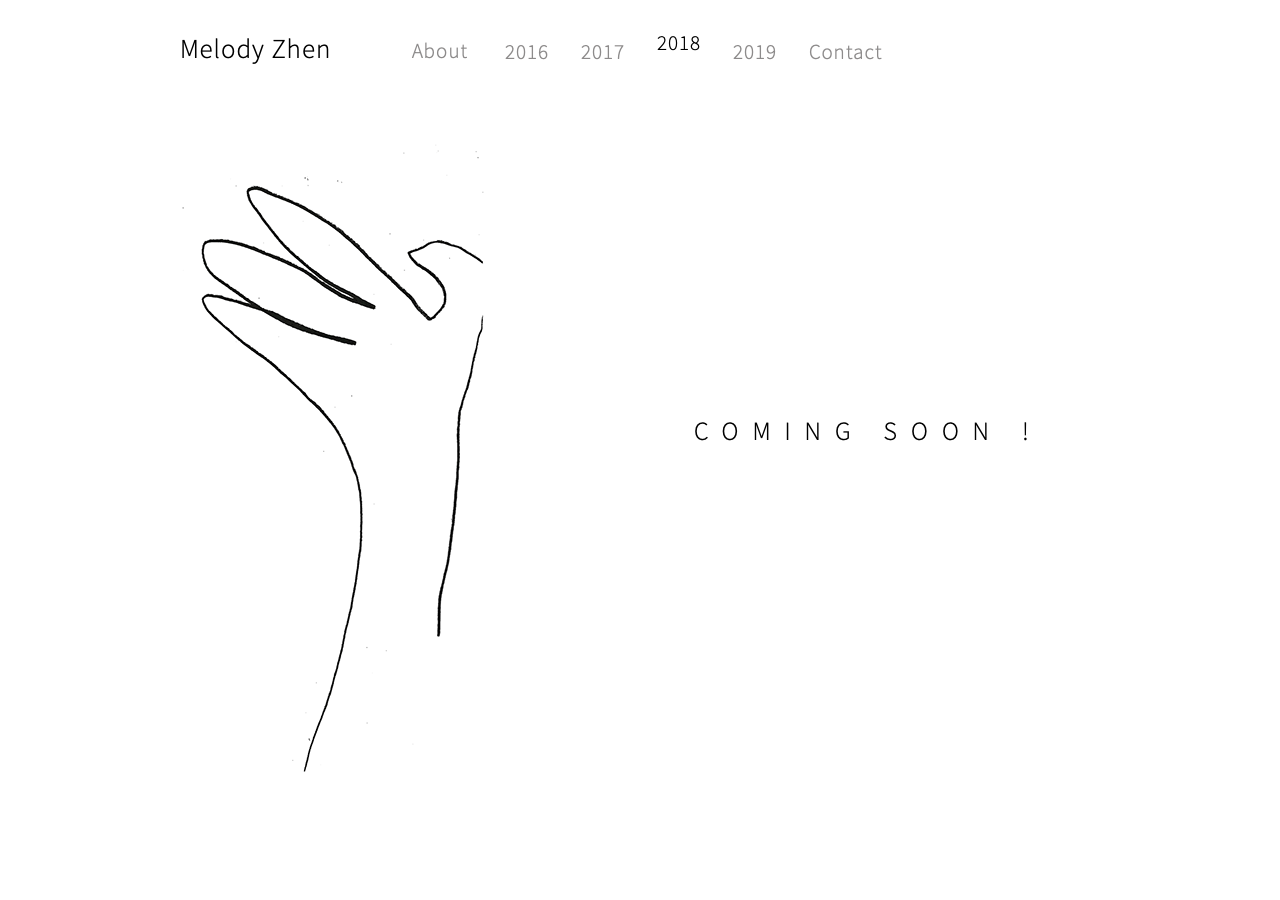
<file: 2018.html>
<!DOCTYPE html>
<html class="nojs html css_verticalspacer" lang="zh-TW">
 <head>

  <meta http-equiv="Content-type" content="text/html;charset=UTF-8"/>
  <meta name="generator" content="2018.1.0.386"/>
  <meta name="viewport" content="width=device-width, initial-scale=1.0"/>
  
  <script type="text/javascript">
   // Update the 'nojs'/'js' class on the html node
document.documentElement.className = document.documentElement.className.replace(/\bnojs\b/g, 'js');

// Check that all required assets are uploaded and up-to-date
if(typeof Muse == "undefined") window.Muse = {}; window.Muse.assets = {"required":["museutils.js", "museconfig.js", "jquery.musepolyfill.bgsize.js", "jquery.watch.js", "require.js", "2018.css"], "outOfDate":[]};
</script>
  
  <title>2018</title>
  <!-- CSS -->
  <link rel="stylesheet" type="text/css" href="css/site_global.css?crc=4085801442"/>
  <link rel="stylesheet" type="text/css" href="css/2018.css?crc=251196083" id="pagesheet"/>
   </head>
 <body>

  <div class="clearfix borderbox" id="page"><!-- group -->
   <div class="clearfix grpelem" id="ppu2076-4"><!-- column -->
    <div class="clearfix colelem" id="pu2076-4"><!-- group -->
     <a class="nonblock nontext grpelem" id="u2076-4" href="index.html"><!-- rasterized frame --><img id="u2076-4_img" alt="Melody Zhen " src="images/u2076-4.png?crc=286917579" data-hidpi-src="images/u2076-4_2x.png?crc=109899872" data-image-width="156"/></a>
     <a class="nonblock nontext grpelem" id="u2084" href="about.html"><!-- state-based BG images --><div id="u2084_states"><img alt="About" src="images/blank.gif?crc=4208392903"/><div class="fluid_height_spacer"></div></div></a>
    </div>
    <div class="museBGSize colelem" id="u3236"><!-- simple frame --></div>
   </div>
   <div class="clearfix grpelem" id="ppu2077"><!-- group -->
    <div class="grpelem" id="u2077"><!-- state-based BG images -->
     <img alt="2016 " src="images/blank.gif?crc=4208392903"/>
     <div class="fluid_height_spacer"></div>
    </div>
    <a class="nonblock nontext museBGSize rgba-background grpelem" id="u2072" href="2016.html"><!-- simple frame --></a>
   </div>
   <div class="clearfix grpelem" id="ppu2073"><!-- group -->
    <div class="grpelem" id="u2073"><!-- state-based BG images -->
     <img alt="2017 " src="images/blank.gif?crc=4208392903"/>
     <div class="fluid_height_spacer"></div>
    </div>
    <a class="nonblock nontext museBGSize rgba-background grpelem" id="u2083" href="2017.html"><!-- simple frame --></a>
   </div>
   <div class="clearfix grpelem" id="ppu2078-4"><!-- column -->
    <div class="clearfix colelem" id="pu2078-4"><!-- group -->
     <a class="nonblock nontext MuseLinkActive grpelem" id="u2078-4" href="2018.html"><!-- rasterized frame --><img id="u2078-4_img" alt="2018 " src="images/u2078-4-a.png?crc=78864621" data-hidpi-src="images/u2078-4-a_2x.png?crc=216700337" data-image-width="45"/></a>
     <div class="grpelem" id="u2075"><!-- state-based BG images -->
      <img alt="2019 " src="images/blank.gif?crc=4208392903"/>
      <div class="fluid_height_spacer"></div>
     </div>
     <a class="nonblock nontext grpelem" id="u2074" href="contact.html"><!-- state-based BG images --><div id="u2074_states"><img alt="Contact" src="images/blank.gif?crc=4208392903"/><div class="fluid_height_spacer"></div></div></a>
     <a class="nonblock nontext museBGSize rgba-background grpelem" id="u2079" href="2019.html"><!-- simple frame --></a>
    </div>
    <img class="colelem" id="u3237-4" alt="COMING SOON !" src="images/g3%206-u3237-4.png?crc=19170805" data-hidpi-src="images/g3%206-u3237-4_2x.png?crc=411899183" data-image-width="341"/><!-- rasterized frame -->
   </div>
   <div class="verticalspacer" data-offset-top="773" data-content-above-spacer="772" data-content-below-spacer="8" data-sizePolicy="fixed" data-pintopage="page_fixedLeft"></div>
  </div>
  <div class="preload_images">
   <img class="preload" src="images/u2084_states-r.png?crc=357118854" alt=""/>
   <img class="preload" src="images/u2084_states-r_2x.png?crc=3911513807" alt=""/>
   <img class="preload" src="images/u2077-r.png?crc=4257220345" alt=""/>
   <img class="preload" src="images/u2077-r_2x.png?crc=290073227" alt=""/>
   <img class="preload" src="images/(6)-u2037-fr.png?crc=271121473" alt=""/>
   <img class="preload" src="images/(6)-u2037-fr_2x.png?crc=66798512" alt=""/>
   <img class="preload" src="images/u2073-r.png?crc=415032662" alt=""/>
   <img class="preload" src="images/u2073-r_2x.png?crc=197381675" alt=""/>
   <img class="preload" src="images/7-u2083-r-fr.png?crc=3863069905" alt=""/>
   <img class="preload" src="images/7-u2083-r-fr_2x.png?crc=464565171" alt=""/>
   <img class="preload" src="images/u2075-r.png?crc=413837790" alt=""/>
   <img class="preload" src="images/u2075-r_2x.png?crc=314372064" alt=""/>
   <img class="preload" src="images/u2074_states-r.png?crc=32168166" alt=""/>
   <img class="preload" src="images/u2074_states-r_2x.png?crc=366611471" alt=""/>
   <img class="preload" src="images/(5)-u2036-fr.png?crc=4216344132" alt=""/>
   <img class="preload" src="images/(5)-u2036-fr_2x.png?crc=4124631174" alt=""/>
  </div>
  <!-- Other scripts -->
  <script type="text/javascript">
   // Decide whether to suppress missing file error or not based on preference setting
var suppressMissingFileError = false
</script>
  <script type="text/javascript">
   window.Muse.assets.check=function(c){if(!window.Muse.assets.checked){window.Muse.assets.checked=!0;var b={},d=function(a,b){if(window.getComputedStyle){var c=window.getComputedStyle(a,null);return c&&c.getPropertyValue(b)||c&&c[b]||""}if(document.documentElement.currentStyle)return(c=a.currentStyle)&&c[b]||a.style&&a.style[b]||"";return""},a=function(a){if(a.match(/^rgb/))return a=a.replace(/\s+/g,"").match(/([\d\,]+)/gi)[0].split(","),(parseInt(a[0])<<16)+(parseInt(a[1])<<8)+parseInt(a[2]);if(a.match(/^\#/))return parseInt(a.substr(1),
16);return 0},f=function(f){for(var g=document.getElementsByTagName("link"),j=0;j<g.length;j++)if("text/css"==g[j].type){var l=(g[j].href||"").match(/\/?css\/([\w\-]+\.css)\?crc=(\d+)/);if(!l||!l[1]||!l[2])break;b[l[1]]=l[2]}g=document.createElement("div");g.className="version";g.style.cssText="display:none; width:1px; height:1px;";document.getElementsByTagName("body")[0].appendChild(g);for(j=0;j<Muse.assets.required.length;){var l=Muse.assets.required[j],k=l.match(/([\w\-\.]+)\.(\w+)$/),i=k&&k[1]?
k[1]:null,k=k&&k[2]?k[2]:null;switch(k.toLowerCase()){case "css":i=i.replace(/\W/gi,"_").replace(/^([^a-z])/gi,"_$1");g.className+=" "+i;i=a(d(g,"color"));k=a(d(g,"backgroundColor"));i!=0||k!=0?(Muse.assets.required.splice(j,1),"undefined"!=typeof b[l]&&(i!=b[l]>>>24||k!=(b[l]&16777215))&&Muse.assets.outOfDate.push(l)):j++;g.className="version";break;case "js":j++;break;default:throw Error("Unsupported file type: "+k);}}c?c().jquery!="1.8.3"&&Muse.assets.outOfDate.push("jquery-1.8.3.min.js"):Muse.assets.required.push("jquery-1.8.3.min.js");
g.parentNode.removeChild(g);if(Muse.assets.outOfDate.length||Muse.assets.required.length)g="伺服器上的某些檔案可能遺失或不正確。請清除瀏覽器快取後再試一次。若問題持續發生，請聯絡網站作者。",f&&Muse.assets.outOfDate.length&&(g+="\nOut of date: "+Muse.assets.outOfDate.join(",")),f&&Muse.assets.required.length&&(g+="\nMissing: "+Muse.assets.required.join(",")),suppressMissingFileError?(g+="\nUse SuppressMissingFileError key in AppPrefs.xml to show missing file error pop up.",console.log(g)):alert(g)};location&&location.search&&location.search.match&&location.search.match(/muse_debug/gi)?
setTimeout(function(){f(!0)},5E3):f()}};
var muse_init=function(){require.config({baseUrl:""});require(["jquery","museutils","whatinput","jquery.musepolyfill.bgsize","jquery.watch"],function(c){var $ = c;$(document).ready(function(){try{
window.Muse.assets.check($);/* body */
Muse.Utils.transformMarkupToFixBrowserProblemsPreInit();/* body */
Muse.Utils.detectScreenResolution();/* HiDPI screens */
Muse.Utils.prepHyperlinks(true);/* body */
Muse.Utils.makeButtonsVisibleAfterSettingMinWidth();/* body */
Muse.Utils.fullPage('#page');/* 100% height page */
Muse.Utils.showWidgetsWhenReady();/* body */
Muse.Utils.transformMarkupToFixBrowserProblems();/* body */
}catch(b){if(b&&"function"==typeof b.notify?b.notify():Muse.Assert.fail("Error calling selector function: "+b),false)throw b;}})})};

</script>
  <!-- RequireJS script -->
  <script src="scripts/require.js?crc=7928878" type="text/javascript" async data-main="scripts/museconfig.js?crc=4286661555" onload="if (requirejs) requirejs.onError = function(requireType, requireModule) { if (requireType && requireType.toString && requireType.toString().indexOf && 0 <= requireType.toString().indexOf('#scripterror')) window.Muse.assets.check(); }" onerror="window.Muse.assets.check();"></script>
   </body>
</html>
</file>
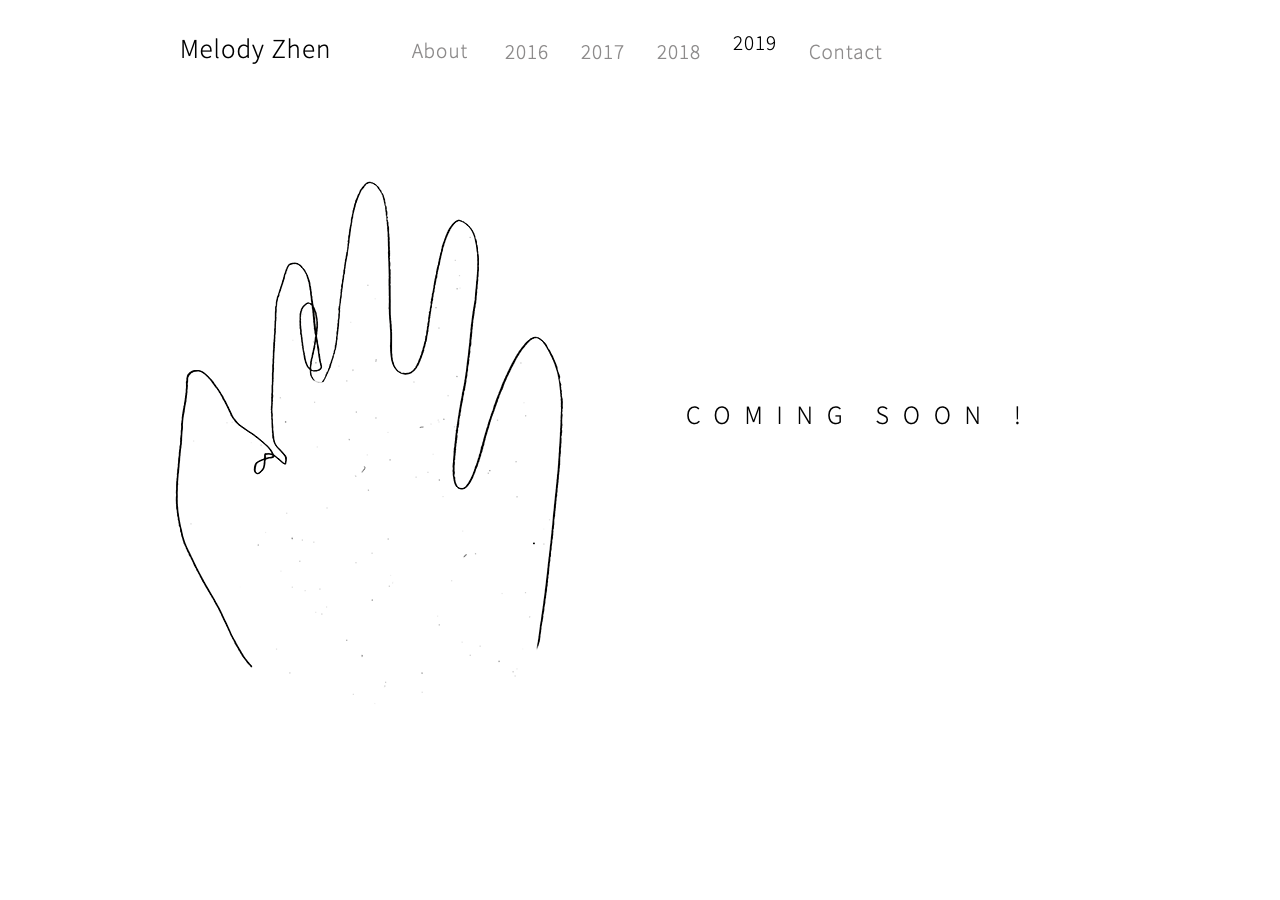
<file: 2019.html>
<!DOCTYPE html>
<html class="nojs html css_verticalspacer" lang="zh-TW">
 <head>

  <meta http-equiv="Content-type" content="text/html;charset=UTF-8"/>
  <meta name="generator" content="2018.1.0.386"/>
  <meta name="viewport" content="width=device-width, initial-scale=1.0"/>
  
  <script type="text/javascript">
   // Update the 'nojs'/'js' class on the html node
document.documentElement.className = document.documentElement.className.replace(/\bnojs\b/g, 'js');

// Check that all required assets are uploaded and up-to-date
if(typeof Muse == "undefined") window.Muse = {}; window.Muse.assets = {"required":["museutils.js", "museconfig.js", "jquery.musepolyfill.bgsize.js", "jquery.watch.js", "require.js", "2019.css"], "outOfDate":[]};
</script>
  
  <title>2019</title>
  <!-- CSS -->
  <link rel="stylesheet" type="text/css" href="css/site_global.css?crc=4085801442"/>
  <link rel="stylesheet" type="text/css" href="css/2019.css?crc=4080467489" id="pagesheet"/>
   </head>
 <body>

  <div class="clearfix borderbox" id="page"><!-- group -->
   <div class="clearfix grpelem" id="ppu2119-4"><!-- column -->
    <div class="clearfix colelem" id="pu2119-4"><!-- group -->
     <a class="nonblock nontext grpelem" id="u2119-4" href="index.html"><!-- rasterized frame --><img id="u2119-4_img" alt="Melody Zhen " src="images/u2119-4.png?crc=286917579" data-hidpi-src="images/u2119-4_2x.png?crc=109899872" data-image-width="156"/></a>
     <div class="grpelem" id="u2116"><!-- state-based BG images -->
      <img alt="2016 " src="images/blank.gif?crc=4208392903"/>
      <div class="fluid_height_spacer"></div>
     </div>
     <a class="nonblock nontext grpelem" id="u2117" href="about.html"><!-- state-based BG images --><div id="u2117_states"><img alt="About" src="images/blank.gif?crc=4208392903"/><div class="fluid_height_spacer"></div></div></a>
     <a class="nonblock nontext museBGSize rgba-background grpelem" id="u2123" href="2016.html"><!-- simple frame --></a>
    </div>
    <div class="museBGSize colelem" id="u3247"><!-- simple frame --></div>
   </div>
   <div class="clearfix grpelem" id="ppu2113"><!-- group -->
    <div class="grpelem" id="u2113"><!-- state-based BG images -->
     <img alt="2017 " src="images/blank.gif?crc=4208392903"/>
     <div class="fluid_height_spacer"></div>
    </div>
    <a class="nonblock nontext museBGSize rgba-background grpelem" id="u2115" href="2017.html"><!-- simple frame --></a>
   </div>
   <div class="clearfix grpelem" id="pppu2121"><!-- column -->
    <div class="clearfix colelem" id="ppu2121"><!-- group -->
     <div class="grpelem" id="u2121"><!-- state-based BG images -->
      <img alt="2018 " src="images/blank.gif?crc=4208392903"/>
      <div class="fluid_height_spacer"></div>
     </div>
     <img class="grpelem" id="u2122-4" alt="2019 " src="images/u2122-4.png?crc=277095854" data-hidpi-src="images/u2122-4_2x.png?crc=3988521012" data-image-width="44"/><!-- rasterized frame -->
     <a class="nonblock nontext grpelem" id="u2120" href="contact.html"><!-- state-based BG images --><div id="u2120_states"><img alt="Contact" src="images/blank.gif?crc=4208392903"/><div class="fluid_height_spacer"></div></div></a>
     <a class="nonblock nontext museBGSize rgba-background grpelem" id="u2114" href="2018.html"><!-- simple frame --></a>
    </div>
    <img class="colelem" id="u3248-4" alt="COMING SOON !" src="images/(5)-u3248-4.png?crc=19170805" data-hidpi-src="images/(5)-u3248-4_2x.png?crc=411899183" data-image-width="341"/><!-- rasterized frame -->
   </div>
   <div class="verticalspacer" data-offset-top="655" data-content-above-spacer="702" data-content-below-spacer="125" data-sizePolicy="fixed" data-pintopage="page_fixedLeft"></div>
  </div>
  <div class="preload_images">
   <img class="preload" src="images/u2116-r.png?crc=4257220345" alt=""/>
   <img class="preload" src="images/u2116-r_2x.png?crc=290073227" alt=""/>
   <img class="preload" src="images/u2117_states-r.png?crc=357118854" alt=""/>
   <img class="preload" src="images/u2117_states-r_2x.png?crc=3911513807" alt=""/>
   <img class="preload" src="images/(6)-u2037-fr.png?crc=271121473" alt=""/>
   <img class="preload" src="images/(6)-u2037-fr_2x.png?crc=66798512" alt=""/>
   <img class="preload" src="images/u2113-r.png?crc=415032662" alt=""/>
   <img class="preload" src="images/u2113-r_2x.png?crc=197381675" alt=""/>
   <img class="preload" src="images/7-u2083-r-fr.png?crc=3863069905" alt=""/>
   <img class="preload" src="images/7-u2083-r-fr_2x.png?crc=464565171" alt=""/>
   <img class="preload" src="images/u2121-r.png?crc=415032662" alt=""/>
   <img class="preload" src="images/u2121-r_2x.png?crc=197381675" alt=""/>
   <img class="preload" src="images/u2120_states-r.png?crc=32168166" alt=""/>
   <img class="preload" src="images/u2120_states-r_2x.png?crc=366611471" alt=""/>
   <img class="preload" src="images/g3%206-u2038-fr.png?crc=522417687" alt=""/>
   <img class="preload" src="images/g3%206-u2038-fr_2x.png?crc=283247857" alt=""/>
  </div>
  <!-- Other scripts -->
  <script type="text/javascript">
   // Decide whether to suppress missing file error or not based on preference setting
var suppressMissingFileError = false
</script>
  <script type="text/javascript">
   window.Muse.assets.check=function(c){if(!window.Muse.assets.checked){window.Muse.assets.checked=!0;var b={},d=function(a,b){if(window.getComputedStyle){var c=window.getComputedStyle(a,null);return c&&c.getPropertyValue(b)||c&&c[b]||""}if(document.documentElement.currentStyle)return(c=a.currentStyle)&&c[b]||a.style&&a.style[b]||"";return""},a=function(a){if(a.match(/^rgb/))return a=a.replace(/\s+/g,"").match(/([\d\,]+)/gi)[0].split(","),(parseInt(a[0])<<16)+(parseInt(a[1])<<8)+parseInt(a[2]);if(a.match(/^\#/))return parseInt(a.substr(1),
16);return 0},f=function(f){for(var g=document.getElementsByTagName("link"),j=0;j<g.length;j++)if("text/css"==g[j].type){var l=(g[j].href||"").match(/\/?css\/([\w\-]+\.css)\?crc=(\d+)/);if(!l||!l[1]||!l[2])break;b[l[1]]=l[2]}g=document.createElement("div");g.className="version";g.style.cssText="display:none; width:1px; height:1px;";document.getElementsByTagName("body")[0].appendChild(g);for(j=0;j<Muse.assets.required.length;){var l=Muse.assets.required[j],k=l.match(/([\w\-\.]+)\.(\w+)$/),i=k&&k[1]?
k[1]:null,k=k&&k[2]?k[2]:null;switch(k.toLowerCase()){case "css":i=i.replace(/\W/gi,"_").replace(/^([^a-z])/gi,"_$1");g.className+=" "+i;i=a(d(g,"color"));k=a(d(g,"backgroundColor"));i!=0||k!=0?(Muse.assets.required.splice(j,1),"undefined"!=typeof b[l]&&(i!=b[l]>>>24||k!=(b[l]&16777215))&&Muse.assets.outOfDate.push(l)):j++;g.className="version";break;case "js":j++;break;default:throw Error("Unsupported file type: "+k);}}c?c().jquery!="1.8.3"&&Muse.assets.outOfDate.push("jquery-1.8.3.min.js"):Muse.assets.required.push("jquery-1.8.3.min.js");
g.parentNode.removeChild(g);if(Muse.assets.outOfDate.length||Muse.assets.required.length)g="伺服器上的某些檔案可能遺失或不正確。請清除瀏覽器快取後再試一次。若問題持續發生，請聯絡網站作者。",f&&Muse.assets.outOfDate.length&&(g+="\nOut of date: "+Muse.assets.outOfDate.join(",")),f&&Muse.assets.required.length&&(g+="\nMissing: "+Muse.assets.required.join(",")),suppressMissingFileError?(g+="\nUse SuppressMissingFileError key in AppPrefs.xml to show missing file error pop up.",console.log(g)):alert(g)};location&&location.search&&location.search.match&&location.search.match(/muse_debug/gi)?
setTimeout(function(){f(!0)},5E3):f()}};
var muse_init=function(){require.config({baseUrl:""});require(["jquery","museutils","whatinput","jquery.musepolyfill.bgsize","jquery.watch"],function(c){var $ = c;$(document).ready(function(){try{
window.Muse.assets.check($);/* body */
Muse.Utils.transformMarkupToFixBrowserProblemsPreInit();/* body */
Muse.Utils.detectScreenResolution();/* HiDPI screens */
Muse.Utils.prepHyperlinks(true);/* body */
Muse.Utils.makeButtonsVisibleAfterSettingMinWidth();/* body */
Muse.Utils.fullPage('#page');/* 100% height page */
Muse.Utils.showWidgetsWhenReady();/* body */
Muse.Utils.transformMarkupToFixBrowserProblems();/* body */
}catch(b){if(b&&"function"==typeof b.notify?b.notify():Muse.Assert.fail("Error calling selector function: "+b),false)throw b;}})})};

</script>
  <!-- RequireJS script -->
  <script src="scripts/require.js?crc=7928878" type="text/javascript" async data-main="scripts/museconfig.js?crc=4286661555" onload="if (requirejs) requirejs.onError = function(requireType, requireModule) { if (requireType && requireType.toString && requireType.toString().indexOf && 0 <= requireType.toString().indexOf('#scripterror')) window.Muse.assets.check(); }" onerror="window.Muse.assets.check();"></script>
   </body>
</html>
</file>
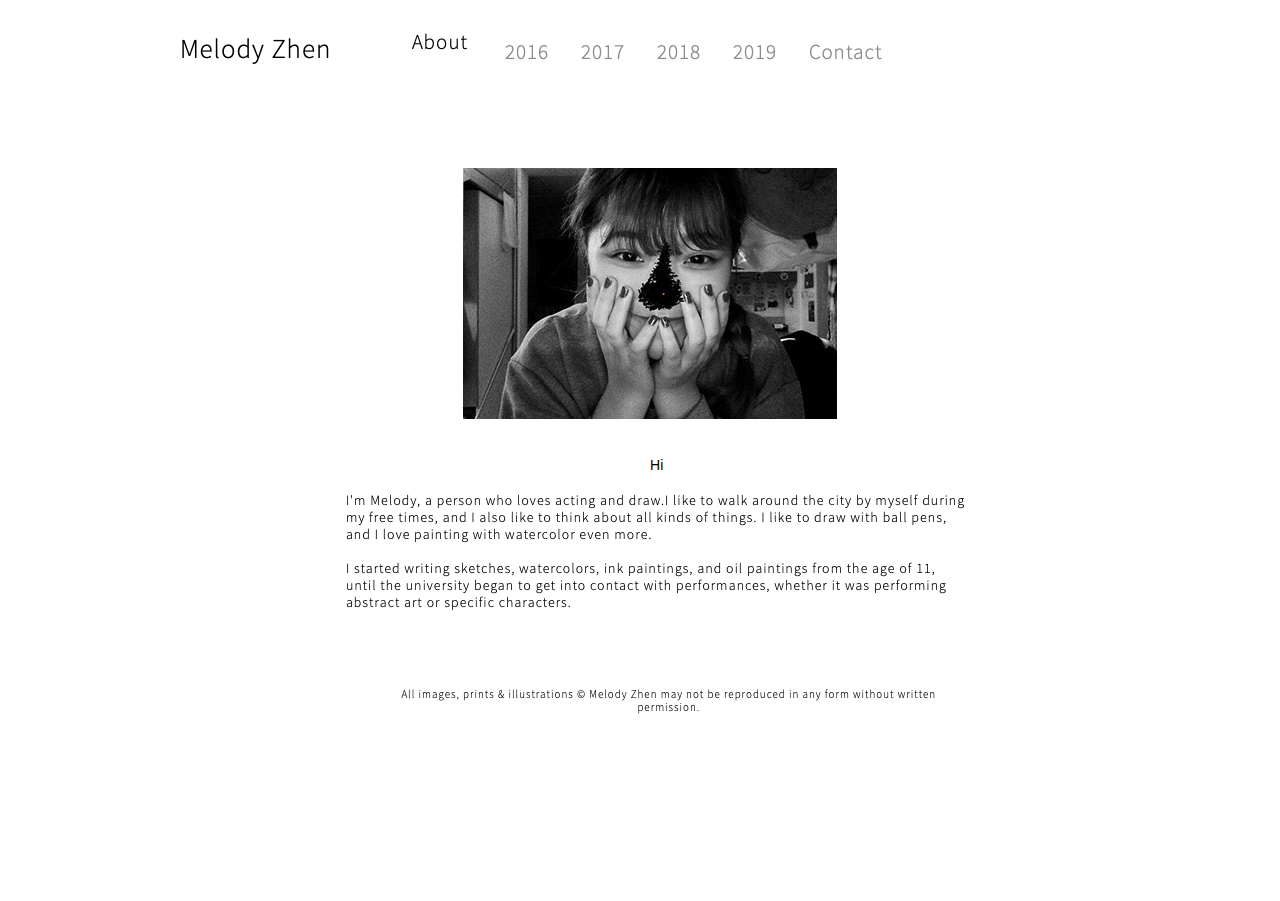
<file: about.html>
<!DOCTYPE html>
<html class="nojs html css_verticalspacer" lang="zh-TW">
 <head>

  <meta http-equiv="Content-type" content="text/html;charset=UTF-8"/>
  <meta name="generator" content="2018.1.0.386"/>
  <meta name="viewport" content="width=device-width, initial-scale=1.0"/>
  
  <script type="text/javascript">
   // Update the 'nojs'/'js' class on the html node
document.documentElement.className = document.documentElement.className.replace(/\bnojs\b/g, 'js');

// Check that all required assets are uploaded and up-to-date
if(typeof Muse == "undefined") window.Muse = {}; window.Muse.assets = {"required":["museutils.js", "museconfig.js", "jquery.musepolyfill.bgsize.js", "jquery.watch.js", "require.js", "about.css"], "outOfDate":[]};
</script>
  
  <title>About</title>
  <!-- CSS -->
  <link rel="stylesheet" type="text/css" href="css/site_global.css?crc=4085801442"/>
  <link rel="stylesheet" type="text/css" href="css/about.css?crc=328174429" id="pagesheet"/>
   </head>
 <body>

  <div class="clearfix borderbox" id="page"><!-- group -->
   <a class="nonblock nontext grpelem" id="u1266-4" href="index.html"><!-- rasterized frame --><img id="u1266-4_img" alt="Melody Zhen " src="images/u1266-4.png?crc=286917579" data-hidpi-src="images/u1266-4_2x.png?crc=109899872" data-image-width="156"/></a>
   <div class="clearfix grpelem" id="pppu1264"><!-- column -->
    <div class="clearfix colelem" id="ppu1264"><!-- group -->
     <div class="grpelem" id="u1264"><!-- state-based BG images -->
      <img alt="2016 " src="images/blank.gif?crc=4208392903"/>
      <div class="fluid_height_spacer"></div>
     </div>
     <div class="grpelem" id="u1265"><!-- state-based BG images -->
      <img alt="2017 " src="images/blank.gif?crc=4208392903"/>
      <div class="fluid_height_spacer"></div>
     </div>
     <div class="grpelem" id="u1258"><!-- state-based BG images -->
      <img alt="2018 " src="images/blank.gif?crc=4208392903"/>
      <div class="fluid_height_spacer"></div>
     </div>
     <div class="grpelem" id="u1261"><!-- state-based BG images -->
      <img alt="2019 " src="images/blank.gif?crc=4208392903"/>
      <div class="fluid_height_spacer"></div>
     </div>
     <a class="nonblock nontext MuseLinkActive grpelem" id="u1263-4" href="about.html"><!-- rasterized frame --><img id="u1263-4_img" alt="About" src="images/u1263-4-a.png?crc=357118854" data-hidpi-src="images/u1263-4-a_2x.png?crc=3911513807" data-image-width="59"/></a>
     <a class="nonblock nontext grpelem" id="u1260" href="nothings.html"><!-- state-based BG images --><div id="u1260_states"><img alt="Contact" src="images/blank.gif?crc=4208392903"/><div class="fluid_height_spacer"></div></div></a>
     <a class="nonblock nontext museBGSize rgba-background grpelem" id="u1304" href="2016.html"><!-- simple frame --></a>
     <div class="museBGSize rgba-background grpelem" id="u1259"><!-- simple frame --></div>
     <div class="museBGSize rgba-background grpelem" id="u1305"><!-- simple frame --></div>
     <div class="museBGSize rgba-background grpelem" id="u1303"><!-- simple frame --></div>
    </div>
    <div class="museBGSize colelem" id="u1318"><!-- simple frame --></div>
    <div class="clearfix colelem" id="u2611-4"><!-- content -->
     <p>Hi</p>
    </div>
    <img class="colelem" id="u1319-7" alt="I'm Melody, a person who loves acting and draw.I like to walk around the city by myself during my free times, and I also like to think about all kinds of things. I like to draw with ball pens, and I love painting with watercolor even more. I started writing sketches, watercolors, ink paintings, and oil paintings from the age of 11, until the university began to get into contact with performances, whether it was performing abstract art or specific characters." src="images/u1319-7.png?crc=4233786920" data-hidpi-src="images/u1319-7_2x.png?crc=526690292" data-image-width="622"/><!-- rasterized frame -->
    <img class="colelem" id="u1262-4" alt="All images, prints &amp; illustrations © Melody Zhen may not be reproduced in any form without written permission." src="images/u1262-4.png?crc=94598597" data-hidpi-src="images/u1262-4_2x.png?crc=4122071238" data-image-width="589"/><!-- rasterized frame -->
   </div>
   <div class="verticalspacer" data-offset-top="716" data-content-above-spacer="716" data-content-below-spacer="3" data-sizePolicy="fixed" data-pintopage="page_fixedLeft"></div>
  </div>
  <div class="preload_images">
   <img class="preload" src="images/u1264-r.png?crc=4257220345" alt=""/>
   <img class="preload" src="images/u1264-r_2x.png?crc=290073227" alt=""/>
   <img class="preload" src="images/u1265-r.png?crc=415032662" alt=""/>
   <img class="preload" src="images/u1265-r_2x.png?crc=197381675" alt=""/>
   <img class="preload" src="images/u1258-r.png?crc=415032662" alt=""/>
   <img class="preload" src="images/u1258-r_2x.png?crc=197381675" alt=""/>
   <img class="preload" src="images/u1261-r.png?crc=413837790" alt=""/>
   <img class="preload" src="images/u1261-r_2x.png?crc=314372064" alt=""/>
   <img class="preload" src="images/u1260_states-r.png?crc=32168166" alt=""/>
   <img class="preload" src="images/u1260_states-r_2x.png?crc=366611471" alt=""/>
   <img class="preload" src="images/(6)-u312-fr.png?crc=271121473" alt=""/>
   <img class="preload" src="images/(6)-u312-fr_2x.png?crc=66798512" alt=""/>
   <img class="preload" src="images/7-u323-r-fr.png?crc=3863069905" alt=""/>
   <img class="preload" src="images/7-u323-r-fr_2x.png?crc=464565171" alt=""/>
   <img class="preload" src="images/g3%206-u334-fr.png?crc=522417687" alt=""/>
   <img class="preload" src="images/g3%206-u334-fr_2x.png?crc=283247857" alt=""/>
   <img class="preload" src="images/(5)-u345-fr.png?crc=4216344132" alt=""/>
   <img class="preload" src="images/(5)-u345-fr_2x.png?crc=4124631174" alt=""/>
  </div>
  <!-- Other scripts -->
  <script type="text/javascript">
   // Decide whether to suppress missing file error or not based on preference setting
var suppressMissingFileError = false
</script>
  <script type="text/javascript">
   window.Muse.assets.check=function(c){if(!window.Muse.assets.checked){window.Muse.assets.checked=!0;var b={},d=function(a,b){if(window.getComputedStyle){var c=window.getComputedStyle(a,null);return c&&c.getPropertyValue(b)||c&&c[b]||""}if(document.documentElement.currentStyle)return(c=a.currentStyle)&&c[b]||a.style&&a.style[b]||"";return""},a=function(a){if(a.match(/^rgb/))return a=a.replace(/\s+/g,"").match(/([\d\,]+)/gi)[0].split(","),(parseInt(a[0])<<16)+(parseInt(a[1])<<8)+parseInt(a[2]);if(a.match(/^\#/))return parseInt(a.substr(1),
16);return 0},f=function(f){for(var g=document.getElementsByTagName("link"),j=0;j<g.length;j++)if("text/css"==g[j].type){var l=(g[j].href||"").match(/\/?css\/([\w\-]+\.css)\?crc=(\d+)/);if(!l||!l[1]||!l[2])break;b[l[1]]=l[2]}g=document.createElement("div");g.className="version";g.style.cssText="display:none; width:1px; height:1px;";document.getElementsByTagName("body")[0].appendChild(g);for(j=0;j<Muse.assets.required.length;){var l=Muse.assets.required[j],k=l.match(/([\w\-\.]+)\.(\w+)$/),i=k&&k[1]?
k[1]:null,k=k&&k[2]?k[2]:null;switch(k.toLowerCase()){case "css":i=i.replace(/\W/gi,"_").replace(/^([^a-z])/gi,"_$1");g.className+=" "+i;i=a(d(g,"color"));k=a(d(g,"backgroundColor"));i!=0||k!=0?(Muse.assets.required.splice(j,1),"undefined"!=typeof b[l]&&(i!=b[l]>>>24||k!=(b[l]&16777215))&&Muse.assets.outOfDate.push(l)):j++;g.className="version";break;case "js":j++;break;default:throw Error("Unsupported file type: "+k);}}c?c().jquery!="1.8.3"&&Muse.assets.outOfDate.push("jquery-1.8.3.min.js"):Muse.assets.required.push("jquery-1.8.3.min.js");
g.parentNode.removeChild(g);if(Muse.assets.outOfDate.length||Muse.assets.required.length)g="伺服器上的某些檔案可能遺失或不正確。請清除瀏覽器快取後再試一次。若問題持續發生，請聯絡網站作者。",f&&Muse.assets.outOfDate.length&&(g+="\nOut of date: "+Muse.assets.outOfDate.join(",")),f&&Muse.assets.required.length&&(g+="\nMissing: "+Muse.assets.required.join(",")),suppressMissingFileError?(g+="\nUse SuppressMissingFileError key in AppPrefs.xml to show missing file error pop up.",console.log(g)):alert(g)};location&&location.search&&location.search.match&&location.search.match(/muse_debug/gi)?
setTimeout(function(){f(!0)},5E3):f()}};
var muse_init=function(){require.config({baseUrl:""});require(["jquery","museutils","whatinput","jquery.musepolyfill.bgsize","jquery.watch"],function(c){var $ = c;$(document).ready(function(){try{
window.Muse.assets.check($);/* body */
Muse.Utils.transformMarkupToFixBrowserProblemsPreInit();/* body */
Muse.Utils.detectScreenResolution();/* HiDPI screens */
Muse.Utils.prepHyperlinks(true);/* body */
Muse.Utils.makeButtonsVisibleAfterSettingMinWidth();/* body */
Muse.Utils.fullPage('#page');/* 100% height page */
Muse.Utils.showWidgetsWhenReady();/* body */
Muse.Utils.transformMarkupToFixBrowserProblems();/* body */
}catch(b){if(b&&"function"==typeof b.notify?b.notify():Muse.Assert.fail("Error calling selector function: "+b),false)throw b;}})})};

</script>
  <!-- RequireJS script -->
  <script src="scripts/require.js?crc=7928878" type="text/javascript" async data-main="scripts/museconfig.js?crc=4286661555" onload="if (requirejs) requirejs.onError = function(requireType, requireModule) { if (requireType && requireType.toString && requireType.toString().indexOf && 0 <= requireType.toString().indexOf('#scripterror')) window.Muse.assets.check(); }" onerror="window.Muse.assets.check();"></script>
   </body>
</html>
</file>
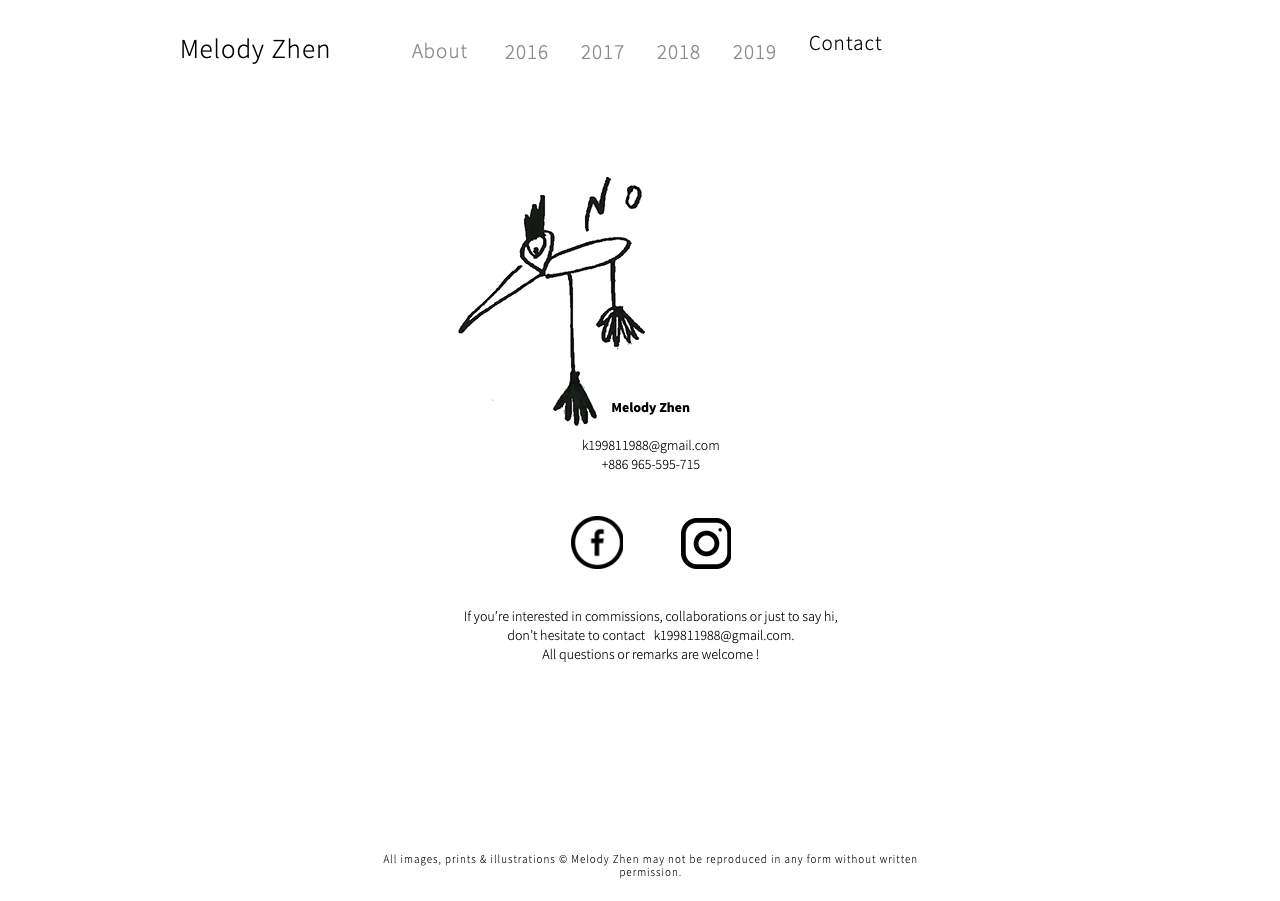
<file: contact.html>
<!DOCTYPE html>
<html class="nojs html css_verticalspacer" lang="zh-TW">
 <head>

  <meta http-equiv="Content-type" content="text/html;charset=UTF-8"/>
  <meta name="generator" content="2018.1.0.386"/>
  <meta name="viewport" content="width=device-width, initial-scale=1.0"/>
  
  <script type="text/javascript">
   // Update the 'nojs'/'js' class on the html node
document.documentElement.className = document.documentElement.className.replace(/\bnojs\b/g, 'js');

// Check that all required assets are uploaded and up-to-date
if(typeof Muse == "undefined") window.Muse = {}; window.Muse.assets = {"required":["museutils.js", "museconfig.js", "jquery.musepolyfill.bgsize.js", "jquery.watch.js", "require.js", "contact.css"], "outOfDate":[]};
</script>
  
  <title>contact</title>
  <!-- CSS -->
  <link rel="stylesheet" type="text/css" href="css/site_global.css?crc=4085801442"/>
  <link rel="stylesheet" type="text/css" href="css/contact.css?crc=4160807505" id="pagesheet"/>
   </head>
 <body>

  <div class="clearfix borderbox" id="page"><!-- group -->
   <a class="nonblock nontext grpelem" id="u2157-4" href="index.html"><!-- rasterized frame --><img id="u2157-4_img" alt="Melody Zhen " src="images/u2157-4.png?crc=286917579" data-hidpi-src="images/u2157-4_2x.png?crc=109899872" data-image-width="156"/></a>
   <div class="clearfix grpelem" id="pppu2163"><!-- column -->
    <div class="clearfix colelem" id="ppu2163"><!-- group -->
     <div class="grpelem" id="u2163"><!-- state-based BG images -->
      <img alt="2016 " src="images/blank.gif?crc=4208392903"/>
      <div class="fluid_height_spacer"></div>
     </div>
     <div class="grpelem" id="u2158"><!-- state-based BG images -->
      <img alt="2017 " src="images/blank.gif?crc=4208392903"/>
      <div class="fluid_height_spacer"></div>
     </div>
     <div class="grpelem" id="u2159"><!-- state-based BG images -->
      <img alt="2018 " src="images/blank.gif?crc=4208392903"/>
      <div class="fluid_height_spacer"></div>
     </div>
     <div class="grpelem" id="u2156"><!-- state-based BG images -->
      <img alt="2019 " src="images/blank.gif?crc=4208392903"/>
      <div class="fluid_height_spacer"></div>
     </div>
     <a class="nonblock nontext grpelem" id="u2154" href="about.html"><!-- state-based BG images --><div id="u2154_states"><img alt="About" src="images/blank.gif?crc=4208392903"/><div class="fluid_height_spacer"></div></div></a>
     <a class="nonblock nontext MuseLinkActive grpelem" id="u2162-4" href="contact.html"><!-- rasterized frame --><img id="u2162-4_img" alt="Contact" src="images/u2162-4-a.png?crc=32168166" data-hidpi-src="images/u2162-4-a_2x.png?crc=366611471" data-image-width="75"/></a>
     <a class="nonblock nontext museBGSize rgba-background grpelem" id="u2155" href="2016.html"><!-- simple frame --></a>
     <a class="nonblock nontext museBGSize rgba-background grpelem" id="u2161" href="2017.html"><!-- simple frame --></a>
     <a class="nonblock nontext museBGSize rgba-background grpelem" id="u2160" href="2018.html"><!-- simple frame --></a>
     <a class="nonblock nontext museBGSize rgba-background grpelem" id="u2152" href="2019.html"><!-- simple frame --></a>
    </div>
    <div class="clearfix colelem" id="pu3258-24"><!-- group -->
     <img class="grpelem" id="u3258-24" alt="Melody Zhen k199811988@gmail.com +886 965-595-715 If you’re interested in commissions, collaborations or just to say hi, don’t hesitate to contact k199811988@gmail.com. All questions or remarks are welcome !" src="images/u3258-24.png?crc=174138656" data-hidpi-src="images/u3258-24_2x.png?crc=3889122120" data-image-width="524"/><!-- rasterized frame -->
     <div class="grpelem" id="u3261"><!-- simple frame --></div>
     <div class="museBGSize grpelem" id="u3285"><!-- simple frame --></div>
     <div class="museBGSize grpelem" id="u3296"><!-- simple frame --></div>
    </div>
    <img class="colelem" id="u2153-4" alt="All images, prints &amp; illustrations © Melody Zhen may not be reproduced in any form without written permission." src="images/u2153-4.png?crc=94598597" data-hidpi-src="images/u2153-4_2x.png?crc=4122071238" data-image-width="589"/><!-- rasterized frame -->
   </div>
   <div class="verticalspacer" data-offset-top="883" data-content-above-spacer="882" data-content-below-spacer="3" data-sizePolicy="fixed" data-pintopage="page_fixedLeft"></div>
  </div>
  <div class="preload_images">
   <img class="preload" src="images/u2163-r.png?crc=4257220345" alt=""/>
   <img class="preload" src="images/u2163-r_2x.png?crc=290073227" alt=""/>
   <img class="preload" src="images/u2158-r.png?crc=415032662" alt=""/>
   <img class="preload" src="images/u2158-r_2x.png?crc=197381675" alt=""/>
   <img class="preload" src="images/u2159-r.png?crc=415032662" alt=""/>
   <img class="preload" src="images/u2159-r_2x.png?crc=197381675" alt=""/>
   <img class="preload" src="images/u2156-r.png?crc=413837790" alt=""/>
   <img class="preload" src="images/u2156-r_2x.png?crc=314372064" alt=""/>
   <img class="preload" src="images/u2154_states-r.png?crc=357118854" alt=""/>
   <img class="preload" src="images/u2154_states-r_2x.png?crc=3911513807" alt=""/>
   <img class="preload" src="images/(6)-u2037-fr.png?crc=271121473" alt=""/>
   <img class="preload" src="images/(6)-u2037-fr_2x.png?crc=66798512" alt=""/>
   <img class="preload" src="images/7-u2083-r-fr.png?crc=3863069905" alt=""/>
   <img class="preload" src="images/7-u2083-r-fr_2x.png?crc=464565171" alt=""/>
   <img class="preload" src="images/g3%206-u2038-fr.png?crc=522417687" alt=""/>
   <img class="preload" src="images/g3%206-u2038-fr_2x.png?crc=283247857" alt=""/>
   <img class="preload" src="images/(5)-u2036-fr.png?crc=4216344132" alt=""/>
   <img class="preload" src="images/(5)-u2036-fr_2x.png?crc=4124631174" alt=""/>
  </div>
  <!-- Other scripts -->
  <script type="text/javascript">
   // Decide whether to suppress missing file error or not based on preference setting
var suppressMissingFileError = false
</script>
  <script type="text/javascript">
   window.Muse.assets.check=function(c){if(!window.Muse.assets.checked){window.Muse.assets.checked=!0;var b={},d=function(a,b){if(window.getComputedStyle){var c=window.getComputedStyle(a,null);return c&&c.getPropertyValue(b)||c&&c[b]||""}if(document.documentElement.currentStyle)return(c=a.currentStyle)&&c[b]||a.style&&a.style[b]||"";return""},a=function(a){if(a.match(/^rgb/))return a=a.replace(/\s+/g,"").match(/([\d\,]+)/gi)[0].split(","),(parseInt(a[0])<<16)+(parseInt(a[1])<<8)+parseInt(a[2]);if(a.match(/^\#/))return parseInt(a.substr(1),
16);return 0},f=function(f){for(var g=document.getElementsByTagName("link"),j=0;j<g.length;j++)if("text/css"==g[j].type){var l=(g[j].href||"").match(/\/?css\/([\w\-]+\.css)\?crc=(\d+)/);if(!l||!l[1]||!l[2])break;b[l[1]]=l[2]}g=document.createElement("div");g.className="version";g.style.cssText="display:none; width:1px; height:1px;";document.getElementsByTagName("body")[0].appendChild(g);for(j=0;j<Muse.assets.required.length;){var l=Muse.assets.required[j],k=l.match(/([\w\-\.]+)\.(\w+)$/),i=k&&k[1]?
k[1]:null,k=k&&k[2]?k[2]:null;switch(k.toLowerCase()){case "css":i=i.replace(/\W/gi,"_").replace(/^([^a-z])/gi,"_$1");g.className+=" "+i;i=a(d(g,"color"));k=a(d(g,"backgroundColor"));i!=0||k!=0?(Muse.assets.required.splice(j,1),"undefined"!=typeof b[l]&&(i!=b[l]>>>24||k!=(b[l]&16777215))&&Muse.assets.outOfDate.push(l)):j++;g.className="version";break;case "js":j++;break;default:throw Error("Unsupported file type: "+k);}}c?c().jquery!="1.8.3"&&Muse.assets.outOfDate.push("jquery-1.8.3.min.js"):Muse.assets.required.push("jquery-1.8.3.min.js");
g.parentNode.removeChild(g);if(Muse.assets.outOfDate.length||Muse.assets.required.length)g="伺服器上的某些檔案可能遺失或不正確。請清除瀏覽器快取後再試一次。若問題持續發生，請聯絡網站作者。",f&&Muse.assets.outOfDate.length&&(g+="\nOut of date: "+Muse.assets.outOfDate.join(",")),f&&Muse.assets.required.length&&(g+="\nMissing: "+Muse.assets.required.join(",")),suppressMissingFileError?(g+="\nUse SuppressMissingFileError key in AppPrefs.xml to show missing file error pop up.",console.log(g)):alert(g)};location&&location.search&&location.search.match&&location.search.match(/muse_debug/gi)?
setTimeout(function(){f(!0)},5E3):f()}};
var muse_init=function(){require.config({baseUrl:""});require(["jquery","museutils","whatinput","jquery.musepolyfill.bgsize","jquery.watch"],function(c){var $ = c;$(document).ready(function(){try{
window.Muse.assets.check($);/* body */
Muse.Utils.transformMarkupToFixBrowserProblemsPreInit();/* body */
Muse.Utils.detectScreenResolution();/* HiDPI screens */
Muse.Utils.prepHyperlinks(true);/* body */
Muse.Utils.makeButtonsVisibleAfterSettingMinWidth();/* body */
Muse.Utils.fullPage('#page');/* 100% height page */
Muse.Utils.showWidgetsWhenReady();/* body */
Muse.Utils.transformMarkupToFixBrowserProblems();/* body */
}catch(b){if(b&&"function"==typeof b.notify?b.notify():Muse.Assert.fail("Error calling selector function: "+b),false)throw b;}})})};

</script>
  <!-- RequireJS script -->
  <script src="scripts/require.js?crc=7928878" type="text/javascript" async data-main="scripts/museconfig.js?crc=4286661555" onload="if (requirejs) requirejs.onError = function(requireType, requireModule) { if (requireType && requireType.toString && requireType.toString().indexOf && 0 <= requireType.toString().indexOf('#scripterror')) window.Muse.assets.check(); }" onerror="window.Muse.assets.check();"></script>
   </body>
</html>
</file>
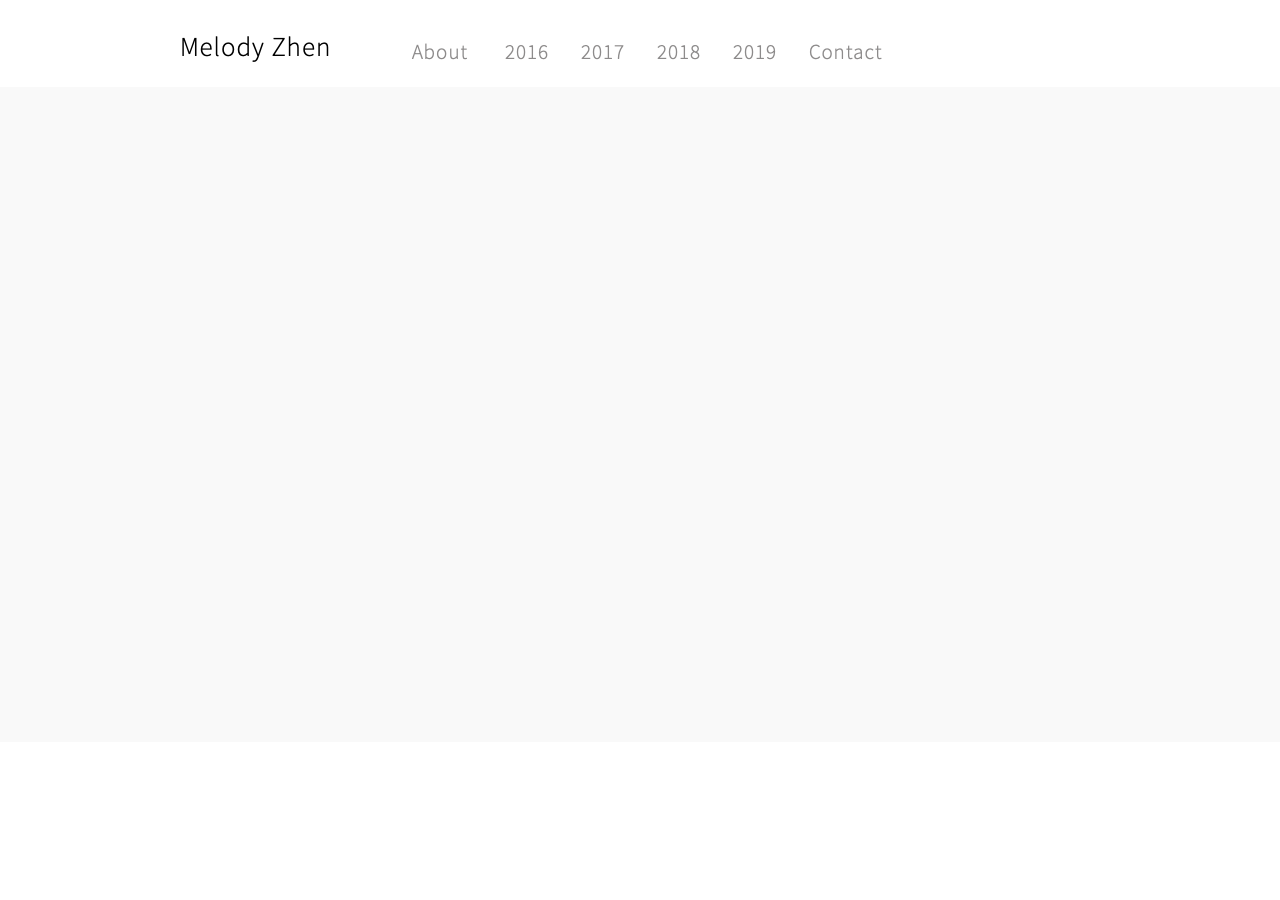
<file: nothings.html>
<!DOCTYPE html>
<html class="nojs html css_verticalspacer" lang="zh-TW">
 <head>

  <meta http-equiv="Content-type" content="text/html;charset=UTF-8"/>
  <meta name="generator" content="2018.1.0.386"/>
  <meta name="viewport" content="width=device-width, initial-scale=1.0"/>
  
  <script type="text/javascript">
   // Update the 'nojs'/'js' class on the html node
document.documentElement.className = document.documentElement.className.replace(/\bnojs\b/g, 'js');

// Check that all required assets are uploaded and up-to-date
if(typeof Muse == "undefined") window.Muse = {}; window.Muse.assets = {"required":["museutils.js", "museconfig.js", "jquery.musepolyfill.bgsize.js", "jquery.watch.js", "require.js", "nothings.css"], "outOfDate":[]};
</script>
  
  <title>nothings</title>
  <!-- CSS -->
  <link rel="stylesheet" type="text/css" href="css/site_global.css?crc=4085801442"/>
  <link rel="stylesheet" type="text/css" href="css/nothings.css?crc=4180678553" id="pagesheet"/>
   </head>
 <body>

  <div class="clearfix borderbox" id="page"><!-- column -->
   <div class="clearfix colelem" id="pu989-4"><!-- group -->
    <img class="grpelem" id="u989-4" alt="Melody Zhen " src="images/u989-4.png?crc=286917579" data-hidpi-src="images/u989-4_2x.png?crc=109899872" data-image-width="156"/><!-- rasterized frame -->
    <div class="grpelem" id="u995"><!-- state-based BG images -->
     <img alt="2016 " src="images/blank.gif?crc=4208392903"/>
     <div class="fluid_height_spacer"></div>
    </div>
    <div class="grpelem" id="u984"><!-- state-based BG images -->
     <img alt="2017 " src="images/blank.gif?crc=4208392903"/>
     <div class="fluid_height_spacer"></div>
    </div>
    <div class="grpelem" id="u992"><!-- state-based BG images -->
     <img alt="2018 " src="images/blank.gif?crc=4208392903"/>
     <div class="fluid_height_spacer"></div>
    </div>
    <div class="grpelem" id="u991"><!-- state-based BG images -->
     <img alt="2019 " src="images/blank.gif?crc=4208392903"/>
     <div class="fluid_height_spacer"></div>
    </div>
    <div class="grpelem" id="u986"><!-- state-based BG images -->
     <img alt="About" src="images/blank.gif?crc=4208392903"/>
     <div class="fluid_height_spacer"></div>
    </div>
    <div class="grpelem" id="u990"><!-- state-based BG images -->
     <img alt="Contact" src="images/blank.gif?crc=4208392903"/>
     <div class="fluid_height_spacer"></div>
    </div>
    <div class="museBGSize rgba-background grpelem" id="u993"><!-- simple frame --></div>
    <div class="museBGSize rgba-background grpelem" id="u988"><!-- simple frame --></div>
    <div class="museBGSize rgba-background grpelem" id="u985"><!-- simple frame --></div>
    <div class="museBGSize rgba-background grpelem" id="u987"><!-- simple frame --></div>
   </div>
   <div class="browser_width colelem" id="u994-bw">
    <div id="u994"><!-- simple frame --></div>
   </div>
   <div class="verticalspacer" data-offset-top="742" data-content-above-spacer="742" data-content-below-spacer="4" data-sizePolicy="fixed" data-pintopage="page_fixedLeft"></div>
  </div>
  <div class="preload_images">
   <img class="preload" src="images/u995-r.png?crc=4257220345" alt=""/>
   <img class="preload" src="images/u995-r_2x.png?crc=290073227" alt=""/>
   <img class="preload" src="images/u984-r.png?crc=415032662" alt=""/>
   <img class="preload" src="images/u984-r_2x.png?crc=197381675" alt=""/>
   <img class="preload" src="images/u992-r.png?crc=415032662" alt=""/>
   <img class="preload" src="images/u992-r_2x.png?crc=197381675" alt=""/>
   <img class="preload" src="images/u991-r.png?crc=413837790" alt=""/>
   <img class="preload" src="images/u991-r_2x.png?crc=314372064" alt=""/>
   <img class="preload" src="images/u986-r.png?crc=357118854" alt=""/>
   <img class="preload" src="images/u986-r_2x.png?crc=3911513807" alt=""/>
   <img class="preload" src="images/u990-r.png?crc=32168166" alt=""/>
   <img class="preload" src="images/u990-r_2x.png?crc=366611471" alt=""/>
   <img class="preload" src="images/(6)-u312-fr.png?crc=271121473" alt=""/>
   <img class="preload" src="images/(6)-u312-fr_2x.png?crc=66798512" alt=""/>
   <img class="preload" src="images/7-u323-r-fr.png?crc=3863069905" alt=""/>
   <img class="preload" src="images/7-u323-r-fr_2x.png?crc=464565171" alt=""/>
   <img class="preload" src="images/g3%206-u334-fr.png?crc=522417687" alt=""/>
   <img class="preload" src="images/g3%206-u334-fr_2x.png?crc=283247857" alt=""/>
   <img class="preload" src="images/(5)-u345-fr.png?crc=4216344132" alt=""/>
   <img class="preload" src="images/(5)-u345-fr_2x.png?crc=4124631174" alt=""/>
  </div>
  <!-- Other scripts -->
  <script type="text/javascript">
   // Decide whether to suppress missing file error or not based on preference setting
var suppressMissingFileError = false
</script>
  <script type="text/javascript">
   window.Muse.assets.check=function(c){if(!window.Muse.assets.checked){window.Muse.assets.checked=!0;var b={},d=function(a,b){if(window.getComputedStyle){var c=window.getComputedStyle(a,null);return c&&c.getPropertyValue(b)||c&&c[b]||""}if(document.documentElement.currentStyle)return(c=a.currentStyle)&&c[b]||a.style&&a.style[b]||"";return""},a=function(a){if(a.match(/^rgb/))return a=a.replace(/\s+/g,"").match(/([\d\,]+)/gi)[0].split(","),(parseInt(a[0])<<16)+(parseInt(a[1])<<8)+parseInt(a[2]);if(a.match(/^\#/))return parseInt(a.substr(1),
16);return 0},f=function(f){for(var g=document.getElementsByTagName("link"),j=0;j<g.length;j++)if("text/css"==g[j].type){var l=(g[j].href||"").match(/\/?css\/([\w\-]+\.css)\?crc=(\d+)/);if(!l||!l[1]||!l[2])break;b[l[1]]=l[2]}g=document.createElement("div");g.className="version";g.style.cssText="display:none; width:1px; height:1px;";document.getElementsByTagName("body")[0].appendChild(g);for(j=0;j<Muse.assets.required.length;){var l=Muse.assets.required[j],k=l.match(/([\w\-\.]+)\.(\w+)$/),i=k&&k[1]?
k[1]:null,k=k&&k[2]?k[2]:null;switch(k.toLowerCase()){case "css":i=i.replace(/\W/gi,"_").replace(/^([^a-z])/gi,"_$1");g.className+=" "+i;i=a(d(g,"color"));k=a(d(g,"backgroundColor"));i!=0||k!=0?(Muse.assets.required.splice(j,1),"undefined"!=typeof b[l]&&(i!=b[l]>>>24||k!=(b[l]&16777215))&&Muse.assets.outOfDate.push(l)):j++;g.className="version";break;case "js":j++;break;default:throw Error("Unsupported file type: "+k);}}c?c().jquery!="1.8.3"&&Muse.assets.outOfDate.push("jquery-1.8.3.min.js"):Muse.assets.required.push("jquery-1.8.3.min.js");
g.parentNode.removeChild(g);if(Muse.assets.outOfDate.length||Muse.assets.required.length)g="伺服器上的某些檔案可能遺失或不正確。請清除瀏覽器快取後再試一次。若問題持續發生，請聯絡網站作者。",f&&Muse.assets.outOfDate.length&&(g+="\nOut of date: "+Muse.assets.outOfDate.join(",")),f&&Muse.assets.required.length&&(g+="\nMissing: "+Muse.assets.required.join(",")),suppressMissingFileError?(g+="\nUse SuppressMissingFileError key in AppPrefs.xml to show missing file error pop up.",console.log(g)):alert(g)};location&&location.search&&location.search.match&&location.search.match(/muse_debug/gi)?
setTimeout(function(){f(!0)},5E3):f()}};
var muse_init=function(){require.config({baseUrl:""});require(["jquery","museutils","whatinput","jquery.musepolyfill.bgsize","jquery.watch"],function(c){var $ = c;$(document).ready(function(){try{
window.Muse.assets.check($);/* body */
Muse.Utils.transformMarkupToFixBrowserProblemsPreInit();/* body */
Muse.Utils.detectScreenResolution();/* HiDPI screens */
Muse.Utils.prepHyperlinks(true);/* body */
Muse.Utils.resizeHeight('.browser_width');/* resize height */
Muse.Utils.requestAnimationFrame(function() { $('body').addClass('initialized'); });/* mark body as initialized */
Muse.Utils.makeButtonsVisibleAfterSettingMinWidth();/* body */
Muse.Utils.fullPage('#page');/* 100% height page */
Muse.Utils.showWidgetsWhenReady();/* body */
Muse.Utils.transformMarkupToFixBrowserProblems();/* body */
}catch(b){if(b&&"function"==typeof b.notify?b.notify():Muse.Assert.fail("Error calling selector function: "+b),false)throw b;}})})};

</script>
  <!-- RequireJS script -->
  <script src="scripts/require.js?crc=7928878" type="text/javascript" async data-main="scripts/museconfig.js?crc=4286661555" onload="if (requirejs) requirejs.onError = function(requireType, requireModule) { if (requireType && requireType.toString && requireType.toString().indexOf && 0 <= requireType.toString().indexOf('#scripterror')) window.Muse.assets.check(); }" onerror="window.Muse.assets.check();"></script>
   </body>
</html>
</file>
<file: css/site_global.css>
html{min-height:100%;min-width:100%;-ms-text-size-adjust:none;}body,div,dl,dt,dd,ul,ol,li,nav,h1,h2,h3,h4,h5,h6,pre,code,form,fieldset,legend,input,button,textarea,p,blockquote,th,td,a{margin:0px;padding:0px;border-width:0px;border-style:solid;border-color:transparent;-webkit-transform-origin:left top;-ms-transform-origin:left top;-o-transform-origin:left top;transform-origin:left top;background-repeat:no-repeat;}button.submit-btn{-moz-box-sizing:content-box;-webkit-box-sizing:content-box;box-sizing:content-box;}.transition{-webkit-transition-property:background-image,background-position,background-color,border-color,border-radius,color,font-size,font-style,font-weight,letter-spacing,line-height,text-align,box-shadow,text-shadow,opacity;transition-property:background-image,background-position,background-color,border-color,border-radius,color,font-size,font-style,font-weight,letter-spacing,line-height,text-align,box-shadow,text-shadow,opacity;}.transition *{-webkit-transition:inherit;transition:inherit;}table{border-collapse:collapse;border-spacing:0px;}fieldset,img{border:0px;border-style:solid;-webkit-transform-origin:left top;-ms-transform-origin:left top;-o-transform-origin:left top;transform-origin:left top;}address,caption,cite,code,dfn,em,strong,th,var,optgroup{font-style:inherit;font-weight:inherit;}del,ins{text-decoration:none;}li{list-style:none;}caption,th{text-align:left;}h1,h2,h3,h4,h5,h6{font-size:100%;font-weight:inherit;}input,button,textarea,select,optgroup,option{font-family:inherit;font-size:inherit;font-style:inherit;font-weight:inherit;}.form-grp input,.form-grp textarea{-webkit-appearance:none;-webkit-border-radius:0;}body{font-family:Arial, Helvetica Neue, Helvetica, sans-serif;text-align:left;font-size:14px;line-height:17px;word-wrap:break-word;text-rendering:optimizeLegibility;-moz-font-feature-settings:'liga';-ms-font-feature-settings:'liga';-webkit-font-feature-settings:'liga';font-feature-settings:'liga';}a{color:inherit;text-decoration:inherit;}a:link{color:#0000FF;text-decoration:underline;}a:visited{color:#800080;text-decoration:underline;}a:hover{color:#0000FF;text-decoration:underline;}a:active{color:#EE0000;text-decoration:underline;}a.nontext{color:black;text-decoration:none;font-style:normal;font-weight:normal;}.normal_text{color:#000000;direction:ltr;font-family:Arial, Helvetica Neue, Helvetica, sans-serif;font-size:14px;font-style:normal;font-weight:normal;letter-spacing:0px;line-height:17px;text-align:left;text-decoration:none;text-indent:0px;text-transform:none;vertical-align:0px;padding:0px;}.list0 li:before{position:absolute;right:100%;letter-spacing:0px;text-decoration:none;font-weight:normal;font-style:normal;}.rtl-list li:before{right:auto;left:100%;}.nls-None > li:before,.nls-None .list3 > li:before,.nls-None .list6 > li:before{margin-right:6px;content:'•';}.nls-None .list1 > li:before,.nls-None .list4 > li:before,.nls-None .list7 > li:before{margin-right:6px;content:'○';}.nls-None,.nls-None .list1,.nls-None .list2,.nls-None .list3,.nls-None .list4,.nls-None .list5,.nls-None .list6,.nls-None .list7,.nls-None .list8{padding-left:34px;}.nls-None.rtl-list,.nls-None .list1.rtl-list,.nls-None .list2.rtl-list,.nls-None .list3.rtl-list,.nls-None .list4.rtl-list,.nls-None .list5.rtl-list,.nls-None .list6.rtl-list,.nls-None .list7.rtl-list,.nls-None .list8.rtl-list{padding-left:0px;padding-right:34px;}.nls-None .list2 > li:before,.nls-None .list5 > li:before,.nls-None .list8 > li:before{margin-right:6px;content:'-';}.nls-None.rtl-list > li:before,.nls-None .list1.rtl-list > li:before,.nls-None .list2.rtl-list > li:before,.nls-None .list3.rtl-list > li:before,.nls-None .list4.rtl-list > li:before,.nls-None .list5.rtl-list > li:before,.nls-None .list6.rtl-list > li:before,.nls-None .list7.rtl-list > li:before,.nls-None .list8.rtl-list > li:before{margin-right:0px;margin-left:6px;}.TabbedPanelsTab{white-space:nowrap;}.MenuBar .MenuBarView,.MenuBar .SubMenuView{display:block;list-style:none;}.MenuBar .SubMenu{display:none;position:absolute;}.NoWrap{white-space:nowrap;word-wrap:normal;}.rootelem{margin-left:auto;margin-right:auto;}.colelem{display:inline;float:left;clear:both;}.clearfix:after{content:"\0020";visibility:hidden;display:block;height:0px;clear:both;}*:first-child+html .clearfix{zoom:1;}.clip_frame{overflow:hidden;}.popup_anchor{position:relative;width:0px;height:0px;}.allow_click_through *{pointer-events:auto;}.popup_element{z-index:100000;}.svg{display:block;vertical-align:top;}span.wrap{content:'';clear:left;display:block;}span.actAsInlineDiv{display:inline-block;}.position_content,.excludeFromNormalFlow{float:left;}.preload_images{position:absolute;overflow:hidden;left:-9999px;top:-9999px;height:1px;width:1px;}.preload{height:1px;width:1px;}.animateStates{-webkit-transition:0.3s ease-in-out;-moz-transition:0.3s ease-in-out;-o-transition:0.3s ease-in-out;transition:0.3s ease-in-out;}[data-whatinput="mouse"] *:focus,[data-whatinput="touch"] *:focus,input:focus,textarea:focus{outline:none;}textarea{resize:none;overflow:auto;}.allow_click_through,.fld-prompt{pointer-events:none;}.wrapped-input{position:absolute;top:0px;left:0px;background:transparent;border:none;}.submit-btn{z-index:50000;cursor:pointer;}.anchor_item{width:22px;height:18px;}.MenuBar .SubMenuVisible,.MenuBarVertical .SubMenuVisible,.MenuBar .SubMenu .SubMenuVisible,.popup_element.Active,span.actAsPara,.actAsDiv,a.nonblock.nontext,img.block{display:block;}.widget_invisible,.js .invi,.js .mse_pre_init{visibility:hidden;}.ose_ei{visibility:hidden;z-index:0;}.no_vert_scroll{overflow-y:hidden;}.always_vert_scroll{overflow-y:scroll;}.always_horz_scroll{overflow-x:scroll;}.fullscreen{overflow:hidden;left:0px;top:0px;position:fixed;height:100%;width:100%;-moz-box-sizing:border-box;-webkit-box-sizing:border-box;-ms-box-sizing:border-box;box-sizing:border-box;}.fullwidth{position:absolute;}.borderbox{-moz-box-sizing:border-box;-webkit-box-sizing:border-box;-ms-box-sizing:border-box;box-sizing:border-box;}.scroll_wrapper{position:absolute;overflow:auto;left:0px;right:0px;top:0px;bottom:0px;padding-top:0px;padding-bottom:0px;margin-top:0px;margin-bottom:0px;}.browser_width > *{position:absolute;left:0px;right:0px;}.grpelem,.accordion_wrapper{display:inline;float:left;}.fld-checkbox input[type=checkbox],.fld-radiobutton input[type=radio]{position:absolute;overflow:hidden;clip:rect(0px, 0px, 0px, 0px);height:1px;width:1px;margin:-1px;padding:0px;border:0px;}.fld-checkbox input[type=checkbox] + label,.fld-radiobutton input[type=radio] + label{display:inline-block;background-repeat:no-repeat;cursor:pointer;float:left;width:100%;height:100%;}.pointer_cursor,.fld-recaptcha-mode,.fld-recaptcha-refresh,.fld-recaptcha-help{cursor:pointer;}p,h1,h2,h3,h4,h5,h6,ol,ul,span.actAsPara{max-height:1000000px;}.superscript{vertical-align:super;font-size:66%;line-height:0px;}.subscript{vertical-align:sub;font-size:66%;line-height:0px;}.horizontalSlideShow{-ms-touch-action:pan-y;touch-action:pan-y;}.verticalSlideShow{-ms-touch-action:pan-x;touch-action:pan-x;}.colelem100,.verticalspacer{clear:both;}.list0 li,.MenuBar .MenuItemContainer,.SlideShowContentPanel .fullscreen img,.css_verticalspacer .verticalspacer{position:relative;}.popup_element.Inactive,.js .disn,.js .an_invi,.hidden,.breakpoint{display:none;}#muse_css_mq{position:absolute;display:none;background-color:#FFFFFE;}.fluid_height_spacer{width:0.01px;}.muse_check_css{display:none;position:fixed;}@media screen and (-webkit-min-device-pixel-ratio:0){body{text-rendering:auto;}}
</file>
<file: css/2016_1_.css>
.version._2016_1_{color:#0000EA;background-color:#630BBD;}#page{z-index:1;min-height:772.8499999999995px;background-image:none;border-width:0px;border-color:#000000;background-color:transparent;padding-top:4px;padding-bottom:4.150000000000546px;width:100%;max-width:1024px;margin-left:auto;margin-right:auto;}#pu2177-4{z-index:3;width:100%;}#u2177-4{z-index:3;position:relative;margin-right:-10000px;margin-top:28px;width:15.24%;left:5.08%;}#u2174{z-index:11;vertical-align:top;position:relative;margin-right:-10000px;margin-top:26px;width:4.4%;left:44.24%;background:transparent url("../images/u2174.png?crc=3940162199") no-repeat center;background-size:100%;}.hidpi #u2174{background-image:url("../images/u2174_2x.png?crc=65297706");background-size:45px 25px;}#u2174:hover{background:transparent url("../images/u2174-r.png?crc=415032662") no-repeat center;background-size:100%;}.hidpi #u2174:hover{background-image:url("../images/u2174-r_2x.png?crc=197381675");background-size:45px 25px;}#u2182{z-index:14;vertical-align:top;position:relative;margin-right:-10000px;margin-top:26px;width:4.4%;left:51.67%;background:transparent url("../images/u2182.png?crc=4247532020") no-repeat center;background-size:100%;}#u2174 .fluid_height_spacer,#u2182 .fluid_height_spacer{padding-bottom:55.55555555555556%;}.hidpi #u2182{background-image:url("../images/u2182_2x.png?crc=3825128632");background-size:45px 25px;}#u2182:hover{background:transparent url("../images/u2182-r.png?crc=415032662") no-repeat center;background-size:100%;}.hidpi #u2182:hover{background-image:url("../images/u2182-r_2x.png?crc=197381675");background-size:45px 25px;}#u2179{z-index:17;vertical-align:top;position:relative;margin-right:-10000px;margin-top:26px;width:4.3%;left:59.09%;background:transparent url("../images/u2179.png?crc=338707662") no-repeat center;background-size:100%;}#u2179 .fluid_height_spacer{padding-bottom:56.81818181818182%;}.hidpi #u2179{background-image:url("../images/u2179_2x.png?crc=3873054448");background-size:44px 25px;}#u2179:hover{background:transparent url("../images/u2179-r.png?crc=413837790") no-repeat center;background-size:100%;}.hidpi #u2179:hover{background-image:url("../images/u2179-r_2x.png?crc=314372064");background-size:44px 25px;}#u2180{z-index:20;vertical-align:top;position:relative;margin-right:-10000px;margin-top:25px;width:5.86%;left:27.64%;}#u2180_states{float:left;width:100%;background:transparent url("../images/u2180_states.png?crc=457302203") no-repeat center;background-size:100%;}#u2180_states .fluid_height_spacer{padding-bottom:41.66666666666667%;}.hidpi #u2180_states{background-image:url("../images/u2180_states_2x.png?crc=174809172");background-size:60px 25px;}#u2180:hover #u2180_states{background:transparent url("../images/u2180_states-r.png?crc=357118854") no-repeat center;background-size:98.33333333333333%;}.hidpi #u2180:hover #u2180_states{background-image:url("../images/u2180_states-r_2x.png?crc=3911513807");background-size:59px 25px;}#u2171{z-index:8;vertical-align:top;position:relative;margin-right:-10000px;margin-top:26px;width:4.5%;left:36.82%;}#u2171_states{float:left;width:100%;background:transparent url("../images/u2171_states.png?crc=461561567") no-repeat center;background-size:100%;}#u2171_states .fluid_height_spacer{padding-bottom:54.347826086956516%;}.hidpi #u2171_states{background-image:url("../images/u2171_states_2x.png?crc=461325533");background-size:46px 25px;}#u2171:hover #u2171_states{background:transparent url("../images/u2171_states-r.png?crc=461561567") no-repeat center;background-size:100%;}.hidpi #u2171:hover #u2171_states{background-image:url("../images/u2171_states-r_2x.png?crc=461325533");background-size:46px 25px;}#u2172{z-index:23;vertical-align:top;position:relative;margin-right:-10000px;margin-top:26px;width:7.33%;left:66.51%;}#u2172_states{float:left;width:100%;background:transparent url("../images/u2172_states.png?crc=3827291211") no-repeat center;background-size:100%;}#u2172_states .fluid_height_spacer{padding-bottom:33.33333333333333%;}.hidpi #u2172_states{background-image:url("../images/u2172_states_2x.png?crc=4004613620");background-size:75px 25px;}#u2172:hover #u2172_states{background:transparent url("../images/u2172_states-r.png?crc=32168166") no-repeat center;background-size:100%;}.hidpi #u2172:hover #u2172_states{background-image:url("../images/u2172_states-r_2x.png?crc=366611471");background-size:75px 25px;}#u2175{z-index:25;height:70px;opacity:0;-ms-filter:"progid:DXImageTransform.Microsoft.Alpha(Opacity=0)";filter:alpha(opacity=0);position:relative;margin-right:-10000px;width:5.18%;left:44.24%;background:#FFFFFF url("../images/(6)-u323-fr.png?crc=4274904526") no-repeat left top;background-size:cover;}#u2175:hover{opacity:1;-ms-filter:"progid:DXImageTransform.Microsoft.Alpha(Opacity=100)";filter:alpha(opacity=100);height:70px;min-height:0px;width:5.18%;margin:0px -10000px 0px 0%;background:#FFFFFF url("../images/7-u323-r-fr.png?crc=3863069905") no-repeat left top;background-color:rgba(255,255,255,1);background-size:cover;}.hidpi #u2175{background-image:url("../images/(6)-u323-fr_2x.png?crc=520315486");}.hidpi #u2175:hover{background-image:url("../images/7-u323-r-fr_2x.png?crc=464565171");}#u2178{z-index:26;height:62px;opacity:0;-ms-filter:"progid:DXImageTransform.Microsoft.Alpha(Opacity=0)";filter:alpha(opacity=0);position:relative;margin-right:-10000px;margin-top:7px;width:4.89%;left:50.98%;background:#FFFFFF url("../images/g3%206-u334-fr.png?crc=522417687") no-repeat left top;background-size:cover;}#u2178:hover{opacity:1;-ms-filter:"progid:DXImageTransform.Microsoft.Alpha(Opacity=100)";filter:alpha(opacity=100);height:62px;min-height:0px;width:4.89%;margin:7px -10000px 0px 0%;background:#FFFFFF url("../images/g3%206-u334-fr.png?crc=522417687") no-repeat left top;background-color:rgba(255,255,255,1);background-size:cover;}.hidpi #u2178,.hidpi #u2178:hover{background-image:url("../images/g3%206-u334-fr_2x.png?crc=283247857");}#u2181{z-index:27;height:66px;opacity:0;-ms-filter:"progid:DXImageTransform.Microsoft.Alpha(Opacity=0)";filter:alpha(opacity=0);position:relative;margin-right:-10000px;margin-top:7px;width:5.08%;left:58.89%;background:#FFFFFF url("../images/(5)-u345-fr.png?crc=4216344132") no-repeat left top;background-size:cover;}#u2181:hover{opacity:1;-ms-filter:"progid:DXImageTransform.Microsoft.Alpha(Opacity=100)";filter:alpha(opacity=100);height:66px;min-height:0px;width:5.08%;margin:7px -10000px 0px 0%;background:#FFFFFF url("../images/(5)-u345-fr.png?crc=4216344132") no-repeat left top;background-color:rgba(255,255,255,1);background-size:cover;}.hidpi #u2181,.hidpi #u2181:hover{background-image:url("../images/(5)-u345-fr_2x.png?crc=4124631174");}#pu2416-4{z-index:82;margin-top:53px;width:100%;}#u2416-4{z-index:82;position:relative;margin-right:-10000px;width:8.5%;left:6.06%;}#u2177-4_img,#u2416-4_img{display:block;vertical-align:top;width:100%;}#u2176{z-index:32;height:615px;opacity:1;-ms-filter:"progid:DXImageTransform.Microsoft.Alpha(Opacity=100)";filter:alpha(opacity=100);position:relative;margin-right:-10000px;margin-top:7px;width:54.59%;left:23.74%;background:transparent url("../images/1.jpg?crc=3986925108") no-repeat left top;background-size:cover;}.hidpi #u2176{background-image:url("../images/1_2x.jpg?crc=158367494");}#u2231-6{z-index:36;display:block;vertical-align:top;margin-top:25px;position:relative;width:50.59%;margin-left:27.74%;}#u2212{z-index:34;height:688px;opacity:1;-ms-filter:"progid:DXImageTransform.Microsoft.Alpha(Opacity=100)";filter:alpha(opacity=100);margin-top:76px;position:relative;width:71.39%;margin-left:15.34%;background:transparent url("../images/4.jpg?crc=292165518") no-repeat left top;background-size:cover;}.hidpi #u2212{background-image:url("../images/4_2x.jpg?crc=294030328");}#u2234-6{z-index:42;display:block;vertical-align:top;margin-top:25px;position:relative;width:50.59%;margin-left:24.71%;}#ppu2261-10{z-index:0;margin-top:70px;width:100%;}#pu2261-10{z-index:59;margin-right:-10000px;margin-top:308px;width:35.75%;margin-left:61.63%;}#u2261-10{z-index:59;display:block;vertical-align:top;position:relative;width:100%;}#u2237-4{z-index:48;display:block;vertical-align:top;margin-top:25px;position:relative;width:100%;}#u2255{z-index:2;height:691px;background-color:#000000;opacity:0.15;-ms-filter:"progid:DXImageTransform.Microsoft.Alpha(Opacity=15)";filter:alpha(opacity=15);position:relative;margin-right:-10000px;width:55.18%;left:2.64%;}#u2201{z-index:33;height:489px;opacity:1;-ms-filter:"progid:DXImageTransform.Microsoft.Alpha(Opacity=100)";filter:alpha(opacity=100);position:relative;margin-right:-10000px;margin-top:114px;width:38.38%;left:11.04%;background:transparent url("../images/22.jpg?crc=4067325972") no-repeat left top;background-size:cover;}.hidpi #u2201{background-image:url("../images/2_2x.jpg?crc=389935439");}#u2240{z-index:52;height:641px;opacity:1;-ms-filter:"progid:DXImageTransform.Microsoft.Alpha(Opacity=100)";filter:alpha(opacity=100);margin-top:24px;position:relative;width:94.73%;margin-left:2.64%;background:transparent url("../images/2017%e8%a9%b9%e5%b8%8c%e7%8f%8d%e4%bd%9c%e5%93%81%e9%9b%86.jpg?crc=531981119") no-repeat left top;background-size:cover;}.hidpi #u2240{background-image:url("../images/2017%e8%a9%b9%e5%b8%8c%e7%8f%8d%e4%bd%9c%e5%93%81%e9%9b%86_2x.jpg?crc=522682633");}#u2258-6{z-index:53;display:block;vertical-align:top;margin-top:25px;position:relative;width:35.75%;margin-left:35.94%;}#u2267{z-index:75;height:1059px;opacity:1;-ms-filter:"progid:DXImageTransform.Microsoft.Alpha(Opacity=100)";filter:alpha(opacity=100);margin-top:75px;position:relative;width:67.29%;margin-left:18.56%;background:transparent url("../images/hjjj.jpg?crc=220298025") no-repeat left top;background-size:cover;}.hidpi #u2267{background-image:url("../images/hjjj_2x.jpg?crc=4022069329");}#u2278-6{z-index:76;display:block;vertical-align:top;margin-top:24px;position:relative;width:35.75%;margin-left:35.26%;}#u2223{z-index:35;height:713px;opacity:1;-ms-filter:"progid:DXImageTransform.Microsoft.Alpha(Opacity=100)";filter:alpha(opacity=100);background:transparent url("../images/jj2.jpg?crc=4255864475") no-repeat left top;background-size:cover;}.hidpi #u2223{background-image:url("../images/jj_2x.jpg?crc=515142790");}.js body{visibility:hidden;}.js body.initialized{visibility:visible;}#u2223-bw{z-index:35;margin-top:75px;height:713px;}#u2264-6{z-index:69;display:block;vertical-align:top;margin-top:25px;position:relative;width:35.75%;margin-left:35.26%;}#u2173-4{z-index:28;display:block;vertical-align:top;margin-top:55px;position:relative;width:57.52%;margin-left:22.37%;}.css_verticalspacer .verticalspacer{height:calc(100vh - 5282px);}#muse_css_mq,.html{background-color:#FFFFFF;}body{position:relative;min-width:320px;}
</file>
<file: css/2016_2_.css>
.version._2016_2_{color:#0000FB;background-color:#D03B01;}#page{z-index:1;min-height:781px;background-image:none;border-width:0px;border-color:#000000;background-color:transparent;width:100%;max-width:1024px;margin-left:auto;margin-right:auto;}#page_position_content{margin-top:-16px;padding-bottom:4px;width:100%;}#pu2372{z-index:2;width:85.26%;margin-left:5.08%;}#u2372{z-index:2;opacity:1;-ms-filter:"progid:DXImageTransform.Microsoft.Alpha(Opacity=100)";filter:alpha(opacity=100);position:relative;margin-right:-10000px;width:97.71%;left:2.3%;background:transparent url("../images/10.png?crc=3888863167") no-repeat left top;background-size:cover;}.hidpi #u2372{background-image:url("../images/10_2x.png?crc=4018713247");}#u2372 .fluid_height_spacer{padding-bottom:143.14185228604924%;}#u2319-4{z-index:3;position:relative;margin-right:-10000px;margin-top:48px;width:17.87%;}#u2307{z-index:8;vertical-align:top;position:relative;margin-right:-10000px;margin-top:46px;width:5.27%;left:37.23%;}#u2307_states{float:left;width:100%;background:transparent url("../images/u2307_states.png?crc=461561567") no-repeat center;background-size:100%;}#u2307_states .fluid_height_spacer{padding-bottom:54.347826086956516%;}.hidpi #u2307_states{background-image:url("../images/u2307_states_2x.png?crc=461325533");background-size:46px 25px;}#u2307:hover #u2307_states{background:transparent url("../images/u2307_states-r.png?crc=461561567") no-repeat center;background-size:100%;}.hidpi #u2307:hover #u2307_states{background-image:url("../images/u2307_states-r_2x.png?crc=461325533");background-size:46px 25px;}#u2309{z-index:11;vertical-align:top;position:relative;margin-right:-10000px;margin-top:46px;width:5.16%;left:45.94%;background:transparent url("../images/u2309.png?crc=3940162199") no-repeat center;background-size:100%;}.hidpi #u2309{background-image:url("../images/u2309_2x.png?crc=65297706");background-size:45px 25px;}#u2309:hover{background:transparent url("../images/u2309-r.png?crc=415032662") no-repeat center;background-size:100%;}.hidpi #u2309:hover{background-image:url("../images/u2309-r_2x.png?crc=197381675");background-size:45px 25px;}#u2314{z-index:14;vertical-align:top;position:relative;margin-right:-10000px;margin-top:46px;width:5.16%;left:54.64%;background:transparent url("../images/u2314.png?crc=4247532020") no-repeat center;background-size:100%;}#u2309 .fluid_height_spacer,#u2314 .fluid_height_spacer{padding-bottom:55.55555555555556%;}.hidpi #u2314{background-image:url("../images/u2314_2x.png?crc=3825128632");background-size:45px 25px;}#u2314:hover{background:transparent url("../images/u2314-r.png?crc=415032662") no-repeat center;background-size:100%;}.hidpi #u2314:hover{background-image:url("../images/u2314-r_2x.png?crc=197381675");background-size:45px 25px;}#u2311{z-index:17;vertical-align:top;position:relative;margin-right:-10000px;margin-top:46px;width:5.05%;left:63.35%;background:transparent url("../images/u2311.png?crc=338707662") no-repeat center;background-size:100%;}#u2311 .fluid_height_spacer{padding-bottom:56.81818181818182%;}.hidpi #u2311{background-image:url("../images/u2311_2x.png?crc=3873054448");background-size:44px 25px;}#u2311:hover{background:transparent url("../images/u2311-r.png?crc=413837790") no-repeat center;background-size:100%;}.hidpi #u2311:hover{background-image:url("../images/u2311-r_2x.png?crc=314372064");background-size:44px 25px;}#u2312{z-index:20;vertical-align:top;position:relative;margin-right:-10000px;margin-top:45px;width:6.88%;left:26.47%;}#u2312_states{float:left;width:100%;background:transparent url("../images/u2312_states.png?crc=457302203") no-repeat center;background-size:100%;}#u2312_states .fluid_height_spacer{padding-bottom:41.66666666666667%;}.hidpi #u2312_states{background-image:url("../images/u2312_states_2x.png?crc=174809172");background-size:60px 25px;}#u2312:hover #u2312_states{background:transparent url("../images/u2312_states-r.png?crc=357118854") no-repeat center;background-size:98.33333333333333%;}.hidpi #u2312:hover #u2312_states{background-image:url("../images/u2312_states-r_2x.png?crc=3911513807");background-size:59px 25px;}#u2316{z-index:23;vertical-align:top;position:relative;margin-right:-10000px;margin-top:46px;width:8.6%;left:72.06%;}#u2316_states{float:left;width:100%;background:transparent url("../images/u2316_states.png?crc=3827291211") no-repeat center;background-size:100%;}#u2316_states .fluid_height_spacer{padding-bottom:33.33333333333333%;}.hidpi #u2316_states{background-image:url("../images/u2316_states_2x.png?crc=4004613620");background-size:75px 25px;}#u2316:hover #u2316_states{background:transparent url("../images/u2316_states-r.png?crc=32168166") no-repeat center;background-size:100%;}.hidpi #u2316:hover #u2316_states{background-image:url("../images/u2316_states-r_2x.png?crc=366611471");background-size:75px 25px;}#u2310{z-index:25;height:70px;opacity:0;-ms-filter:"progid:DXImageTransform.Microsoft.Alpha(Opacity=0)";filter:alpha(opacity=0);position:relative;margin-right:-10000px;margin-top:20px;width:6.08%;left:45.94%;background:#FFFFFF url("../images/(6)-u323-fr.png?crc=4274904526") no-repeat left top;background-size:cover;}#u2310:hover{opacity:1;-ms-filter:"progid:DXImageTransform.Microsoft.Alpha(Opacity=100)";filter:alpha(opacity=100);height:70px;min-height:0px;width:6.08%;margin:20px -10000px 0px 0%;background:#FFFFFF url("../images/7-u323-r-fr.png?crc=3863069905") no-repeat left top;background-color:rgba(255,255,255,1);background-size:cover;}.hidpi #u2310{background-image:url("../images/(6)-u323-fr_2x.png?crc=520315486");}.hidpi #u2310:hover{background-image:url("../images/7-u323-r-fr_2x.png?crc=464565171");}#u2315{z-index:26;height:62px;opacity:0;-ms-filter:"progid:DXImageTransform.Microsoft.Alpha(Opacity=0)";filter:alpha(opacity=0);position:relative;margin-right:-10000px;margin-top:27px;width:5.73%;left:53.84%;background:#FFFFFF url("../images/g3%206-u334-fr.png?crc=522417687") no-repeat left top;background-size:cover;}#u2315:hover{opacity:1;-ms-filter:"progid:DXImageTransform.Microsoft.Alpha(Opacity=100)";filter:alpha(opacity=100);height:62px;min-height:0px;width:5.73%;margin:27px -10000px 0px 0%;background:#FFFFFF url("../images/g3%206-u334-fr.png?crc=522417687") no-repeat left top;background-color:rgba(255,255,255,1);background-size:cover;}.hidpi #u2315,.hidpi #u2315:hover{background-image:url("../images/g3%206-u334-fr_2x.png?crc=283247857");}#u2317{z-index:27;height:66px;opacity:0;-ms-filter:"progid:DXImageTransform.Microsoft.Alpha(Opacity=0)";filter:alpha(opacity=0);position:relative;margin-right:-10000px;margin-top:27px;width:5.96%;left:63.12%;background:#FFFFFF url("../images/(5)-u345-fr.png?crc=4216344132") no-repeat left top;background-size:cover;}#u2317:hover{opacity:1;-ms-filter:"progid:DXImageTransform.Microsoft.Alpha(Opacity=100)";filter:alpha(opacity=100);height:66px;min-height:0px;width:5.96%;margin:27px -10000px 0px 0%;background:#FFFFFF url("../images/(5)-u345-fr.png?crc=4216344132") no-repeat left top;background-color:rgba(255,255,255,1);background-size:cover;}.hidpi #u2317,.hidpi #u2317:hover{background-image:url("../images/(5)-u345-fr_2x.png?crc=4124631174");}#u2413-4{z-index:38;position:relative;margin-right:-10000px;margin-top:156px;width:9.97%;left:1.15%;}#u2319-4_img,#u2413-4_img{display:block;vertical-align:top;width:100%;}#ppu2318{z-index:0;margin-top:58px;width:85.55%;margin-left:7.04%;}#pu2318{z-index:32;padding-bottom:0px;margin-right:-10000px;width:48.86%;}#u2318{z-index:32;height:585px;opacity:1;-ms-filter:"progid:DXImageTransform.Microsoft.Alpha(Opacity=100)";filter:alpha(opacity=100);position:relative;width:100%;background:transparent url("../images/2.png?crc=487376624") no-repeat left top;background-size:cover;}.hidpi #u2318{background-image:url("../images/2_2x.png?crc=344793334");}#u2361{z-index:35;height:163px;opacity:1;-ms-filter:"progid:DXImageTransform.Microsoft.Alpha(Opacity=100)";filter:alpha(opacity=100);margin-top:85px;position:relative;width:70.57%;margin-left:15.89%;background:transparent url("../images/g3%205.jpg?crc=3829172952") no-repeat left top;background-size:cover;}.hidpi #u2361{background-image:url("../images/g3%205_2x.jpg?crc=3759523103");}#u2339{z-index:33;height:281px;opacity:1;-ms-filter:"progid:DXImageTransform.Microsoft.Alpha(Opacity=100)";filter:alpha(opacity=100);position:relative;margin-right:-10000px;margin-top:11px;width:45.55%;left:54.46%;background:transparent url("../images/1.png?crc=127612891") no-repeat left top;background-size:cover;}.hidpi #u2339{background-image:url("../images/1_2x.png?crc=3779463694");}#u2342{z-index:34;height:529px;opacity:1;-ms-filter:"progid:DXImageTransform.Microsoft.Alpha(Opacity=100)";filter:alpha(opacity=100);position:relative;margin-right:-10000px;margin-top:264px;width:40.3%;left:57.08%;background:transparent url("../images/9.png?crc=428061337") no-repeat left top;background-size:cover;}.hidpi #u2342{background-image:url("../images/9_2x.png?crc=3771814457");}#u2383{z-index:36;opacity:1;-ms-filter:"progid:DXImageTransform.Microsoft.Alpha(Opacity=100)";filter:alpha(opacity=100);margin-top:86px;position:relative;width:84.87%;margin-left:7.04%;background:transparent url("../images/6.jpg?crc=125039889") no-repeat left top;background-size:cover;}.hidpi #u2383{background-image:url("../images/6_2x.jpg?crc=3823591709");}#u2383 .fluid_height_spacer{padding-bottom:69.73532796317606%;}#u2402{z-index:37;height:815px;opacity:1;-ms-filter:"progid:DXImageTransform.Microsoft.Alpha(Opacity=100)";filter:alpha(opacity=100);-webkit-transform:matrix(0,1,-1,0,597,218);-ms-transform:matrix(0,1,-1,0,597,218);transform:matrix(0,1,-1,0,597,218);top:-83px;margin-bottom:-301px;position:relative;width:37.02%;margin-left:31.35%;background:transparent url("../images/g3%205.png?crc=4196936191") no-repeat left top;background-size:cover;}.hidpi #u2402{background-image:url("../images/g3%205_2x.png?crc=482715198");}#u2308-4{z-index:28;display:block;vertical-align:top;margin-top:215px;position:relative;width:57.52%;margin-left:22.37%;}.css_verticalspacer .verticalspacer{height:calc(100vh - 3549px);}#muse_css_mq,.html{background-color:#FFFFFF;}body{position:relative;min-width:320px;}
</file>
<file: css/2016.css>
.version._2016{color:#000015;background-color:#F5930F;}#page{z-index:1;min-height:773px;background-image:none;border-width:0px;border-color:#000000;background-color:transparent;padding-top:4px;padding-bottom:4px;width:100%;max-width:1024px;margin-left:auto;margin-right:auto;}#pu1444-4{z-index:2;width:68.75%;margin-left:5.08%;}#u1444-4{z-index:2;position:relative;margin-right:-10000px;margin-top:28px;width:22.16%;}#u1443{z-index:11;vertical-align:top;position:relative;margin-right:-10000px;margin-top:26px;width:6.4%;left:56.97%;background:transparent url("../images/u1443.png?crc=3940162199") no-repeat center;background-size:100%;}.hidpi #u1443{background-image:url("../images/u1443_2x.png?crc=65297706");background-size:45px 25px;}#u1443:hover{background:transparent url("../images/u1443-r.png?crc=415032662") no-repeat center;background-size:100%;}.hidpi #u1443:hover{background-image:url("../images/u1443-r_2x.png?crc=197381675");background-size:45px 25px;}#u1436{z-index:14;vertical-align:top;position:relative;margin-right:-10000px;margin-top:26px;width:6.4%;left:67.76%;background:transparent url("../images/u1436.png?crc=4247532020") no-repeat center;background-size:100%;}#u1443 .fluid_height_spacer,#u1436 .fluid_height_spacer{padding-bottom:55.55555555555556%;}.hidpi #u1436{background-image:url("../images/u1436_2x.png?crc=3825128632");background-size:45px 25px;}#u1436:hover{background:transparent url("../images/u1436-r.png?crc=415032662") no-repeat center;background-size:100%;}.hidpi #u1436:hover{background-image:url("../images/u1436-r_2x.png?crc=197381675");background-size:45px 25px;}#u1439{z-index:17;vertical-align:top;position:relative;margin-right:-10000px;margin-top:26px;width:6.25%;left:78.56%;background:transparent url("../images/u1439.png?crc=338707662") no-repeat center;background-size:100%;}#u1439 .fluid_height_spacer{padding-bottom:56.81818181818182%;}.hidpi #u1439{background-image:url("../images/u1439_2x.png?crc=3873054448");background-size:44px 25px;}#u1439:hover{background:transparent url("../images/u1439-r.png?crc=413837790") no-repeat center;background-size:100%;}.hidpi #u1439:hover{background-image:url("../images/u1439-r_2x.png?crc=314372064");background-size:44px 25px;}#u1441{z-index:20;vertical-align:top;position:relative;margin-right:-10000px;margin-top:25px;width:8.53%;left:32.82%;}#u1441_states{float:left;width:100%;background:transparent url("../images/u1441_states.png?crc=457302203") no-repeat center;background-size:100%;}#u1441_states .fluid_height_spacer{padding-bottom:41.66666666666667%;}.hidpi #u1441_states{background-image:url("../images/u1441_states_2x.png?crc=174809172");background-size:60px 25px;}#u1441:hover #u1441_states{background:transparent url("../images/u1441_states-r.png?crc=357118854") no-repeat center;background-size:98.33333333333333%;}.hidpi #u1441:hover #u1441_states{background-image:url("../images/u1441_states-r_2x.png?crc=3911513807");background-size:59px 25px;}#u1442-4{z-index:6;position:relative;margin-right:-10000px;margin-top:26px;width:6.54%;left:46.17%;}#u1444-4_img,#u1442-4_img{display:block;vertical-align:top;width:100%;}#u1438{z-index:23;vertical-align:top;position:relative;margin-right:-10000px;margin-top:26px;width:10.66%;left:89.35%;}#u1438_states{float:left;width:100%;background:transparent url("../images/u1438_states.png?crc=3827291211") no-repeat center;background-size:100%;}#u1438_states .fluid_height_spacer{padding-bottom:33.33333333333333%;}.hidpi #u1438_states{background-image:url("../images/u1438_states_2x.png?crc=4004613620");background-size:75px 25px;}#u1438:hover #u1438_states{background:transparent url("../images/u1438_states-r.png?crc=32168166") no-repeat center;background-size:100%;}.hidpi #u1438:hover #u1438_states{background-image:url("../images/u1438_states-r_2x.png?crc=366611471");background-size:75px 25px;}#u1437{z-index:25;height:70px;opacity:0;-ms-filter:"progid:DXImageTransform.Microsoft.Alpha(Opacity=0)";filter:alpha(opacity=0);position:relative;margin-right:-10000px;width:7.53%;left:56.97%;background:#FFFFFF url("../images/(6)-u323-fr.png?crc=4274904526") no-repeat left top;background-size:cover;}#u1437:hover{opacity:1;-ms-filter:"progid:DXImageTransform.Microsoft.Alpha(Opacity=100)";filter:alpha(opacity=100);height:70px;min-height:0px;width:7.53%;margin:0px -10000px 0px 0%;background:#FFFFFF url("../images/7-u323-r-fr.png?crc=3863069905") no-repeat left top;background-color:rgba(255,255,255,1);background-size:cover;}.hidpi #u1437{background-image:url("../images/(6)-u323-fr_2x.png?crc=520315486");}.hidpi #u1437:hover{background-image:url("../images/7-u323-r-fr_2x.png?crc=464565171");}#u1483{z-index:26;height:62px;opacity:0;-ms-filter:"progid:DXImageTransform.Microsoft.Alpha(Opacity=0)";filter:alpha(opacity=0);position:relative;margin-right:-10000px;margin-top:7px;width:7.11%;left:66.77%;background:#FFFFFF url("../images/g3%206-u334-fr.png?crc=522417687") no-repeat left top;background-size:cover;}#u1483:hover{opacity:1;-ms-filter:"progid:DXImageTransform.Microsoft.Alpha(Opacity=100)";filter:alpha(opacity=100);height:62px;min-height:0px;width:7.11%;margin:7px -10000px 0px 0%;background:#FFFFFF url("../images/g3%206-u334-fr.png?crc=522417687") no-repeat left top;background-color:rgba(255,255,255,1);background-size:cover;}.hidpi #u1483,.hidpi #u1483:hover{background-image:url("../images/g3%206-u334-fr_2x.png?crc=283247857");}#u1481{z-index:27;height:66px;opacity:0;-ms-filter:"progid:DXImageTransform.Microsoft.Alpha(Opacity=0)";filter:alpha(opacity=0);position:relative;margin-right:-10000px;margin-top:7px;width:7.39%;left:78.27%;background:#FFFFFF url("../images/(5)-u345-fr.png?crc=4216344132") no-repeat left top;background-size:cover;}#u1481:hover{opacity:1;-ms-filter:"progid:DXImageTransform.Microsoft.Alpha(Opacity=100)";filter:alpha(opacity=100);height:66px;min-height:0px;width:7.39%;margin:7px -10000px 0px 0%;background:#FFFFFF url("../images/(5)-u345-fr.png?crc=4216344132") no-repeat left top;background-color:rgba(255,255,255,1);background-size:cover;}.hidpi #u1481,.hidpi #u1481:hover{background-image:url("../images/(5)-u345-fr_2x.png?crc=4124631174");}#ppu2430{z-index:0;margin-top:71px;width:89.85%;margin-left:5.08%;}#pu2430{z-index:34;margin-right:-10000px;width:44.79%;margin-left:55.22%;}#u2430{z-index:34;background-color:#1E1E1E;padding-bottom:63px;position:relative;margin-right:-10000px;width:100%;}#u2290{z-index:35;height:337px;opacity:1;-ms-filter:"progid:DXImageTransform.Microsoft.Alpha(Opacity=100)";filter:alpha(opacity=100);position:relative;margin-right:-10000px;margin-top:64px;width:59.71%;left:21.61%;background:transparent url("../images/2-u2290-fr.png?crc=142246868") no-repeat left top;background-size:cover;}.hidpi #u2290{background-image:url("../images/2-u2290-fr_2x.png?crc=49610591");}#u2439{z-index:40;vertical-align:top;position:relative;margin-right:-10000px;width:100%;}#u2439_states{float:left;-webkit-transition-duration:1.5s;-webkit-transition-delay:0s;-webkit-transition-timing-function:ease;transition-duration:1.5s;transition-delay:0s;transition-timing-function:ease;width:100%;background:transparent url("../images/u2439_states.png?crc=409971319") no-repeat center;background-size:100%;}.hidpi #u2439_states{background-image:url("../images/u2439_states_2x.png?crc=125460863");background-size:412px 464px;}#u2439:hover #u2439_states{-webkit-transition-duration:1.5s;-webkit-transition-delay:0s;-webkit-transition-timing-function:ease;transition-duration:1.5s;transition-delay:0s;transition-timing-function:ease;background:transparent url("../images/u2439_states-r.png?crc=299172517") no-repeat center;background-size:100%;}.hidpi #u2439:hover #u2439_states{background-image:url("../images/u2439_states-r_2x.png?crc=127774616");background-size:412px 464px;}#u1740{z-index:32;height:464px;opacity:1;-ms-filter:"progid:DXImageTransform.Microsoft.Alpha(Opacity=100)";filter:alpha(opacity=100);position:relative;margin-right:-10000px;width:44.79%;background:transparent url("../images/1-u1740-fr.jpg?crc=4111236729") no-repeat left top;background-size:cover;}.hidpi #u1740{background-image:url("../images/1-u1740-fr_2x.jpg?crc=3817884833");}#u2433{z-index:37;vertical-align:top;position:relative;margin-right:-10000px;width:44.79%;}#u2433_states{float:left;-webkit-transition-duration:1.5s;-webkit-transition-delay:0s;-webkit-transition-timing-function:ease;transition-duration:1.5s;transition-delay:0s;transition-timing-function:ease;width:100%;background:transparent url("../images/u2433_states.png?crc=409971319") no-repeat center;background-size:100%;}.hidpi #u2433_states{background-image:url("../images/u2433_states_2x.png?crc=125460863");background-size:412px 464px;}#u2433:hover #u2433_states{-webkit-transition-duration:1.5s;-webkit-transition-delay:0s;-webkit-transition-timing-function:ease;transition-duration:1.5s;transition-delay:0s;transition-timing-function:ease;background:transparent url("../images/u2433_states-r.png?crc=4219533347") no-repeat center;background-size:100%;}.hidpi #u2433:hover #u2433_states{background-image:url("../images/u2433_states-r_2x.png?crc=3815320741");background-size:412px 464px;}#ppu2419{z-index:0;margin-top:85px;width:89.85%;margin-left:5.08%;}#pu2419{z-index:33;margin-right:-10000px;width:44.79%;margin-left:55.22%;}#u2419{z-index:33;height:464px;opacity:1;-ms-filter:"progid:DXImageTransform.Microsoft.Alpha(Opacity=100)";filter:alpha(opacity=100);position:relative;margin-right:-10000px;width:100%;background:transparent url("../images/bp6.jpg?crc=4266982864") no-repeat left top;background-size:cover;}.hidpi #u2419{background-image:url("../images/bp6_2x.jpg?crc=90230243");}#u2442{z-index:43;vertical-align:top;position:relative;margin-right:-10000px;width:100%;}#u2442_states{float:left;-webkit-transition-duration:1.5s;-webkit-transition-delay:0s;-webkit-transition-timing-function:ease;transition-duration:1.5s;transition-delay:0s;transition-timing-function:ease;width:100%;background:transparent url("../images/u2442_states.png?crc=409971319") no-repeat center;background-size:100%;}.hidpi #u2442_states{background-image:url("../images/u2442_states_2x.png?crc=125460863");background-size:412px 464px;}#u2442:hover #u2442_states{-webkit-transition-duration:1.5s;-webkit-transition-delay:0s;-webkit-transition-timing-function:ease;transition-duration:1.5s;transition-delay:0s;transition-timing-function:ease;background:transparent url("../images/u2442_states-r.png?crc=4269638839") no-repeat center;background-size:100%;}.hidpi #u2442:hover #u2442_states{background-image:url("../images/u2442_states-r_2x.png?crc=85739026");background-size:412px 464px;}#u2502{z-index:45;border-width:0px;border-color:transparent;background-color:transparent;position:relative;margin-right:-10000px;width:44.79%;}#u2489{z-index:46;background-color:transparent;padding-bottom:37px;position:relative;margin-right:-10000px;width:100%;}#u2464{z-index:47;height:373px;opacity:1;-ms-filter:"progid:DXImageTransform.Microsoft.Alpha(Opacity=100)";filter:alpha(opacity=100);position:relative;margin-right:-10000px;margin-top:54px;width:88.35%;left:5.83%;background:transparent url("../images/thumb_img_0335_1024-u2464-fr.png?crc=495185786") no-repeat left top;background-size:cover;}.hidpi #u2464{background-image:url("../images/thumb_img_0335_1024-u2464-fr_2x.png?crc=67323054");}#u2505{z-index:49;vertical-align:top;position:relative;margin-right:-10000px;width:44.79%;}#u2505_states{float:left;-webkit-transition-duration:1.5s;-webkit-transition-delay:0s;-webkit-transition-timing-function:ease;transition-duration:1.5s;transition-delay:0s;transition-timing-function:ease;width:100%;background:transparent url("../images/u2505_states.png?crc=409971319") no-repeat center;background-size:100%;}#u2439_states .fluid_height_spacer,#u2433_states .fluid_height_spacer,#u2442_states .fluid_height_spacer,#u2505_states .fluid_height_spacer{padding-bottom:112.62135922330097%;}.hidpi #u2505_states{background-image:url("../images/u2505_states_2x.png?crc=125460863");background-size:412px 464px;}#u2505:hover #u2505_states{-webkit-transition-duration:1.5s;-webkit-transition-delay:0s;-webkit-transition-timing-function:ease;transition-duration:1.5s;transition-delay:0s;transition-timing-function:ease;background:transparent url("../images/u2505_states-r.png?crc=261879944") no-repeat center;background-size:100%;}.hidpi #u2505:hover #u2505_states{background-image:url("../images/u2505_states-r_2x.png?crc=260426206");background-size:412px 464px;}#u1440-4{z-index:28;display:block;vertical-align:top;margin-top:60px;position:relative;width:57.52%;margin-left:23.93%;}.css_verticalspacer .verticalspacer{height:calc(100vh - 1253px);}#muse_css_mq,.html{background-color:#FFFFFF;}body{position:relative;min-width:320px;}
</file>
<file: css/2017.css>
.version._2017{color:#000000;background-color:#C39811;}#page{z-index:1;min-height:777px;background-image:none;border-width:0px;border-color:#000000;background-color:transparent;padding-bottom:4px;width:100%;max-width:1024px;margin-left:auto;margin-right:auto;}#ppu1999-4{z-index:0;padding-bottom:0px;margin-right:-10000px;margin-top:29px;width:31.06%;margin-left:2.45%;}#pu1999-4{z-index:2;width:91.51%;margin-left:8.5%;}#u1999-4{z-index:2;position:relative;margin-right:-10000px;margin-top:3px;width:53.61%;}#u1996{z-index:20;vertical-align:top;position:relative;margin-right:-10000px;width:20.62%;left:79.39%;}#u1996_states{float:left;width:100%;background:transparent url("../images/u1996_states.png?crc=457302203") no-repeat center;background-size:100%;}#u1996_states .fluid_height_spacer{padding-bottom:41.66666666666667%;}.hidpi #u1996_states{background-image:url("../images/u1996_states_2x.png?crc=174809172");background-size:60px 25px;}#u1996:hover #u1996_states{background:transparent url("../images/u1996_states-r.png?crc=357118854") no-repeat center;background-size:98.33333333333333%;}.hidpi #u1996:hover #u1996_states{background-image:url("../images/u1996_states-r_2x.png?crc=3911513807");background-size:59px 25px;}#u3222{z-index:28;height:636px;opacity:1;-ms-filter:"progid:DXImageTransform.Microsoft.Alpha(Opacity=100)";filter:alpha(opacity=100);margin-top:76px;position:relative;width:100%;background:transparent url("../images/7.png?crc=197571883") no-repeat left top;background-size:cover;}.hidpi #u3222{background-image:url("../images/7_2x.png?crc=286811112");}#ppu1997{z-index:6;margin-right:-10000px;margin-top:17px;width:6.45%;margin-left:35.65%;}#u1997{z-index:7;vertical-align:top;position:relative;margin-right:-10000px;margin-top:13px;width:69.7%;left:18.19%;background:transparent url("../images/u1997.png?crc=3852877274") no-repeat center;background-size:100%;}#u1997 .fluid_height_spacer{padding-bottom:54.347826086956516%;}.hidpi #u1997{background-image:url("../images/u1997_2x.png?crc=301369554");background-size:46px 25px;}#u1997:hover{background:transparent url("../images/u1997-r.png?crc=4257220345") no-repeat center;background-size:100%;}.hidpi #u1997:hover{background-image:url("../images/u1997-r_2x.png?crc=290073227");background-size:46px 25px;}#u2037{z-index:25;height:52px;opacity:0;-ms-filter:"progid:DXImageTransform.Microsoft.Alpha(Opacity=0)";filter:alpha(opacity=0);position:relative;margin-right:-10000px;width:100%;background:#FFFFFF url("../images/(6)-u2037-fr.png?crc=271121473") no-repeat left top;background-size:cover;}#u2037:hover{opacity:1;-ms-filter:"progid:DXImageTransform.Microsoft.Alpha(Opacity=100)";filter:alpha(opacity=100);height:52px;min-height:0px;width:100%;margin:0px -10000px 0px 0%;background:#FFFFFF url("../images/(6)-u2037-fr.png?crc=271121473") no-repeat left top;background-color:rgba(255,255,255,1);background-size:cover;}.hidpi #u2037,.hidpi #u2037:hover{background-image:url("../images/(6)-u2037-fr_2x.png?crc=66798512");}#u1998-4{z-index:9;position:relative;margin-right:-10000px;margin-top:30px;width:4.4%;left:44.24%;}#u1999-4_img,#u1998-4_img{display:block;vertical-align:top;width:100%;}#ppppu1994{z-index:0;margin-right:-10000px;margin-top:11px;width:35.84%;margin-left:50.98%;}#pppu1994{z-index:0;width:63.77%;}#ppu1994{z-index:16;margin-right:-10000px;width:22.23%;margin-left:34.19%;}#u1994{z-index:17;vertical-align:top;position:relative;margin-right:-10000px;margin-top:19px;width:84.62%;left:5.77%;background:transparent url("../images/u1994.png?crc=338707662") no-repeat center;background-size:100%;}#u1994 .fluid_height_spacer{padding-bottom:56.81818181818182%;}.hidpi #u1994{background-image:url("../images/u1994_2x.png?crc=3873054448");background-size:44px 25px;}#u1994:hover{background:transparent url("../images/u1994-r.png?crc=413837790") no-repeat center;background-size:100%;}.hidpi #u1994:hover{background-image:url("../images/u1994-r_2x.png?crc=314372064");background-size:44px 25px;}#u2036{z-index:27;height:66px;opacity:0;-ms-filter:"progid:DXImageTransform.Microsoft.Alpha(Opacity=0)";filter:alpha(opacity=0);position:relative;margin-right:-10000px;width:100%;background:#FFFFFF url("../images/(5)-u2036-fr.png?crc=4216344132") no-repeat left top;background-size:cover;}#u2036:hover{opacity:1;-ms-filter:"progid:DXImageTransform.Microsoft.Alpha(Opacity=100)";filter:alpha(opacity=100);height:66px;min-height:0px;width:100%;margin:0px -10000px 0px 0%;background:#FFFFFF url("../images/(5)-u2036-fr.png?crc=4216344132") no-repeat left top;background-color:rgba(255,255,255,1);background-size:cover;}.hidpi #u2036,.hidpi #u2036:hover{background-image:url("../images/(5)-u2036-fr_2x.png?crc=4124631174");}#u1991{z-index:14;vertical-align:top;position:relative;margin-right:-10000px;margin-top:19px;width:19.24%;left:3%;background:transparent url("../images/u1991.png?crc=4247532020") no-repeat center;background-size:100%;}#u1991 .fluid_height_spacer{padding-bottom:55.55555555555556%;}.hidpi #u1991{background-image:url("../images/u1991_2x.png?crc=3825128632");background-size:45px 25px;}#u1991:hover{background:transparent url("../images/u1991-r.png?crc=415032662") no-repeat center;background-size:100%;}.hidpi #u1991:hover{background-image:url("../images/u1991-r_2x.png?crc=197381675");background-size:45px 25px;}#u1993{z-index:23;vertical-align:top;position:relative;margin-right:-10000px;margin-top:19px;width:32.06%;left:67.95%;}#u1993_states{float:left;width:100%;background:transparent url("../images/u1993_states.png?crc=3827291211") no-repeat center;background-size:100%;}#u1993_states .fluid_height_spacer{padding-bottom:33.33333333333333%;}.hidpi #u1993_states{background-image:url("../images/u1993_states_2x.png?crc=4004613620");background-size:75px 25px;}#u1993:hover #u1993_states{background:transparent url("../images/u1993_states-r.png?crc=32168166") no-repeat center;background-size:100%;}.hidpi #u1993:hover #u1993_states{background-image:url("../images/u1993_states-r_2x.png?crc=366611471");background-size:75px 25px;}#u2038{z-index:26;height:62px;opacity:0;-ms-filter:"progid:DXImageTransform.Microsoft.Alpha(Opacity=0)";filter:alpha(opacity=0);position:relative;margin-right:-10000px;width:21.37%;background:#FFFFFF url("../images/g3%206-u2038-fr.png?crc=522417687") no-repeat left top;background-size:cover;}#u2038:hover{opacity:1;-ms-filter:"progid:DXImageTransform.Microsoft.Alpha(Opacity=100)";filter:alpha(opacity=100);height:62px;min-height:0px;width:21.37%;margin:0px -10000px 0px 0%;background:#FFFFFF url("../images/g3%206-u2038-fr.png?crc=522417687") no-repeat left top;background-color:rgba(255,255,255,1);background-size:cover;}.hidpi #u2038,.hidpi #u2038:hover{background-image:url("../images/g3%206-u2038-fr_2x.png?crc=283247857");}#u3233-4{z-index:29;display:block;vertical-align:top;margin-top:342px;position:relative;width:92.92%;margin-left:7.09%;}.css_verticalspacer .verticalspacer{height:calc(100vh - 780px);}#muse_css_mq,.html{background-color:#FFFFFF;}body{position:relative;min-width:320px;}
</file>
<file: css/2018.css>
.version._2018{color:#00000E;background-color:#F8F2B3;}#page{z-index:1;min-height:777px;background-image:none;border-width:0px;border-color:#000000;background-color:transparent;padding-bottom:4px;width:100%;max-width:1024px;margin-left:auto;margin-right:auto;}#ppu2076-4{z-index:0;padding-bottom:0px;margin-right:-10000px;margin-top:29px;width:31.06%;margin-left:4.3%;}#pu2076-4{z-index:2;width:91.51%;margin-left:2.52%;}#u2076-4{z-index:2;position:relative;margin-right:-10000px;margin-top:3px;width:53.61%;}#u2084{z-index:20;vertical-align:top;position:relative;margin-right:-10000px;width:20.62%;left:79.39%;}#u2084_states{float:left;width:100%;background:transparent url("../images/u2084_states.png?crc=457302203") no-repeat center;background-size:100%;}#u2084_states .fluid_height_spacer{padding-bottom:41.66666666666667%;}.hidpi #u2084_states{background-image:url("../images/u2084_states_2x.png?crc=174809172");background-size:60px 25px;}#u2084:hover #u2084_states{background:transparent url("../images/u2084_states-r.png?crc=357118854") no-repeat center;background-size:98.33333333333333%;}.hidpi #u2084:hover #u2084_states{background-image:url("../images/u2084_states-r_2x.png?crc=3911513807");background-size:59px 25px;}#u3236{z-index:28;height:636px;opacity:1;-ms-filter:"progid:DXImageTransform.Microsoft.Alpha(Opacity=100)";filter:alpha(opacity=100);margin-top:72px;position:relative;width:100%;background:transparent url("../images/g3%206-u3236-fr.png?crc=421237192") no-repeat left top;background-size:cover;}.hidpi #u3236{background-image:url("../images/g3%206-u3236-fr_2x.png?crc=4207747187");}#ppu2077{z-index:6;margin-right:-10000px;margin-top:17px;width:6.45%;margin-left:35.65%;}#u2077{z-index:7;vertical-align:top;position:relative;margin-right:-10000px;margin-top:13px;width:69.7%;left:18.19%;background:transparent url("../images/u2077.png?crc=3852877274") no-repeat center;background-size:100%;}#u2077 .fluid_height_spacer{padding-bottom:54.347826086956516%;}.hidpi #u2077{background-image:url("../images/u2077_2x.png?crc=301369554");background-size:46px 25px;}#u2077:hover{background:transparent url("../images/u2077-r.png?crc=4257220345") no-repeat center;background-size:100%;}.hidpi #u2077:hover{background-image:url("../images/u2077-r_2x.png?crc=290073227");background-size:46px 25px;}#u2072{z-index:25;height:52px;opacity:0;-ms-filter:"progid:DXImageTransform.Microsoft.Alpha(Opacity=0)";filter:alpha(opacity=0);position:relative;margin-right:-10000px;width:100%;background:#FFFFFF url("../images/(6)-u2037-fr.png?crc=271121473") no-repeat left top;background-size:cover;}#u2072:hover{opacity:1;-ms-filter:"progid:DXImageTransform.Microsoft.Alpha(Opacity=100)";filter:alpha(opacity=100);height:52px;min-height:0px;width:100%;margin:0px -10000px 0px 0%;background:#FFFFFF url("../images/(6)-u2037-fr.png?crc=271121473") no-repeat left top;background-color:rgba(255,255,255,1);background-size:cover;}.hidpi #u2072,.hidpi #u2072:hover{background-image:url("../images/(6)-u2037-fr_2x.png?crc=66798512");}#ppu2073{z-index:9;margin-right:-10000px;margin-top:4px;width:5.18%;margin-left:44.24%;}#u2073{z-index:10;vertical-align:top;position:relative;margin-right:-10000px;margin-top:26px;width:84.91%;background:transparent url("../images/u2073.png?crc=3940162199") no-repeat center;background-size:100%;}#u2073 .fluid_height_spacer{padding-bottom:55.55555555555556%;}.hidpi #u2073{background-image:url("../images/u2073_2x.png?crc=65297706");background-size:45px 25px;}#u2073:hover{background:transparent url("../images/u2073-r.png?crc=415032662") no-repeat center;background-size:100%;}.hidpi #u2073:hover{background-image:url("../images/u2073-r_2x.png?crc=197381675");background-size:45px 25px;}#u2083{z-index:26;height:70px;opacity:0;-ms-filter:"progid:DXImageTransform.Microsoft.Alpha(Opacity=0)";filter:alpha(opacity=0);position:relative;margin-right:-10000px;width:100%;background:#FFFFFF url("../images/(6)-u2083-fr.png?crc=4274904526") no-repeat left top;background-size:cover;}#u2083:hover{opacity:1;-ms-filter:"progid:DXImageTransform.Microsoft.Alpha(Opacity=100)";filter:alpha(opacity=100);height:70px;min-height:0px;width:100%;margin:0px -10000px 0px 0%;background:#FFFFFF url("../images/7-u2083-r-fr.png?crc=3863069905") no-repeat left top;background-color:rgba(255,255,255,1);background-size:cover;}.hidpi #u2083{background-image:url("../images/(6)-u2083-fr_2x.png?crc=520315486");}.hidpi #u2083:hover{background-image:url("../images/7-u2083-r-fr_2x.png?crc=464565171");}#ppu2078-4{z-index:0;padding-bottom:0px;margin-right:-10000px;margin-top:11px;width:36.92%;margin-left:51.67%;}#pu2078-4{z-index:12;width:60.06%;}#u2078-4{z-index:12;position:relative;margin-right:-10000px;margin-top:19px;width:19.83%;}#u2076-4_img,#u2078-4_img{display:block;vertical-align:top;width:100%;}#u2075{z-index:17;vertical-align:top;position:relative;margin-right:-10000px;margin-top:19px;width:19.39%;left:33.49%;background:transparent url("../images/u2075.png?crc=338707662") no-repeat center;background-size:100%;}#u2075 .fluid_height_spacer{padding-bottom:56.81818181818182%;}.hidpi #u2075{background-image:url("../images/u2075_2x.png?crc=3873054448");background-size:44px 25px;}#u2075:hover{background:transparent url("../images/u2075-r.png?crc=413837790") no-repeat center;background-size:100%;}.hidpi #u2075:hover{background-image:url("../images/u2075-r_2x.png?crc=314372064");background-size:44px 25px;}#u2074{z-index:23;vertical-align:top;position:relative;margin-right:-10000px;margin-top:19px;width:33.04%;left:66.97%;}#u2074_states{float:left;width:100%;background:transparent url("../images/u2074_states.png?crc=3827291211") no-repeat center;background-size:100%;}#u2074_states .fluid_height_spacer{padding-bottom:33.33333333333333%;}.hidpi #u2074_states{background-image:url("../images/u2074_states_2x.png?crc=4004613620");background-size:75px 25px;}#u2074:hover #u2074_states{background:transparent url("../images/u2074_states-r.png?crc=32168166") no-repeat center;background-size:100%;}.hidpi #u2074:hover #u2074_states{background-image:url("../images/u2074_states-r_2x.png?crc=366611471");background-size:75px 25px;}#u2079{z-index:27;height:66px;opacity:0;-ms-filter:"progid:DXImageTransform.Microsoft.Alpha(Opacity=0)";filter:alpha(opacity=0);position:relative;margin-right:-10000px;width:22.91%;left:32.16%;background:#FFFFFF url("../images/(5)-u2036-fr.png?crc=4216344132") no-repeat left top;background-size:cover;}#u2079:hover{opacity:1;-ms-filter:"progid:DXImageTransform.Microsoft.Alpha(Opacity=100)";filter:alpha(opacity=100);height:66px;min-height:0px;width:22.91%;margin:0px -10000px 0px 0%;background:#FFFFFF url("../images/(5)-u2036-fr.png?crc=4216344132") no-repeat left top;background-color:rgba(255,255,255,1);background-size:cover;}.hidpi #u2079,.hidpi #u2079:hover{background-image:url("../images/(5)-u2036-fr_2x.png?crc=4124631174");}#u3237-4{z-index:29;display:block;vertical-align:top;margin-top:338px;position:relative;width:90.22%;margin-left:9.79%;}.css_verticalspacer .verticalspacer{height:calc(100vh - 780px);}#muse_css_mq,.html{background-color:#FFFFFF;}body{position:relative;min-width:320px;}
</file>
<file: css/2019.css>
.version._2019{color:#0000F3;background-color:#36FE21;}#page{z-index:1;min-height:777px;background-image:none;border-width:0px;border-color:#000000;background-color:transparent;padding-bottom:4px;width:100%;max-width:1024px;margin-left:auto;margin-right:auto;}#ppu2119-4{z-index:0;padding-bottom:0px;margin-right:-10000px;margin-top:17px;width:40.24%;margin-left:3.42%;}#pu2119-4{z-index:2;width:92%;margin-left:4.13%;}#u2119-4{z-index:2;position:relative;margin-right:-10000px;margin-top:15px;width:41.17%;}#u2119-4_img{display:block;vertical-align:top;width:100%;}#u2116{z-index:7;vertical-align:top;position:relative;margin-right:-10000px;margin-top:13px;width:12.14%;left:85.76%;background:transparent url("../images/u2116.png?crc=3852877274") no-repeat center;background-size:100%;}#u2116 .fluid_height_spacer{padding-bottom:54.347826086956516%;}.hidpi #u2116{background-image:url("../images/u2116_2x.png?crc=301369554");background-size:46px 25px;}#u2116:hover{background:transparent url("../images/u2116-r.png?crc=4257220345") no-repeat center;background-size:100%;}.hidpi #u2116:hover{background-image:url("../images/u2116-r_2x.png?crc=290073227");background-size:46px 25px;}#u2117{z-index:20;vertical-align:top;position:relative;margin-right:-10000px;margin-top:12px;width:15.84%;left:60.95%;}#u2117_states{float:left;width:100%;background:transparent url("../images/u2117_states.png?crc=457302203") no-repeat center;background-size:100%;}#u2117_states .fluid_height_spacer{padding-bottom:41.66666666666667%;}.hidpi #u2117_states{background-image:url("../images/u2117_states_2x.png?crc=174809172");background-size:60px 25px;}#u2117:hover #u2117_states{background:transparent url("../images/u2117_states-r.png?crc=357118854") no-repeat center;background-size:98.33333333333333%;}.hidpi #u2117:hover #u2117_states{background-image:url("../images/u2117_states-r_2x.png?crc=3911513807");background-size:59px 25px;}#u2123{z-index:25;height:52px;opacity:0;-ms-filter:"progid:DXImageTransform.Microsoft.Alpha(Opacity=0)";filter:alpha(opacity=0);position:relative;margin-right:-10000px;width:17.42%;left:82.59%;background:#FFFFFF url("../images/(6)-u2037-fr.png?crc=271121473") no-repeat left top;background-size:cover;}#u2123:hover{opacity:1;-ms-filter:"progid:DXImageTransform.Microsoft.Alpha(Opacity=100)";filter:alpha(opacity=100);height:52px;min-height:0px;width:17.42%;margin:0px -10000px 0px 0%;background:#FFFFFF url("../images/(6)-u2037-fr.png?crc=271121473") no-repeat left top;background-color:rgba(255,255,255,1);background-size:cover;}.hidpi #u2123,.hidpi #u2123:hover{background-image:url("../images/(6)-u2037-fr_2x.png?crc=66798512");}#u3247{z-index:28;height:534px;opacity:1;-ms-filter:"progid:DXImageTransform.Microsoft.Alpha(Opacity=100)";filter:alpha(opacity=100);margin-top:99px;position:relative;width:100%;background:transparent url("../images/(5)-u3247-fr.png?crc=11401423") no-repeat left top;background-size:cover;}.hidpi #u3247{background-image:url("../images/(5)-u3247-fr_2x.png?crc=176855669");}#ppu2113{z-index:9;margin-right:-10000px;margin-top:4px;width:5.18%;margin-left:44.24%;}#u2113{z-index:10;vertical-align:top;position:relative;margin-right:-10000px;margin-top:26px;width:84.91%;background:transparent url("../images/u2113.png?crc=3940162199") no-repeat center;background-size:100%;}.hidpi #u2113{background-image:url("../images/u2113_2x.png?crc=65297706");background-size:45px 25px;}#u2113:hover{background:transparent url("../images/u2113-r.png?crc=415032662") no-repeat center;background-size:100%;}.hidpi #u2113:hover{background-image:url("../images/u2113-r_2x.png?crc=197381675");background-size:45px 25px;}#u2115{z-index:26;height:70px;opacity:0;-ms-filter:"progid:DXImageTransform.Microsoft.Alpha(Opacity=0)";filter:alpha(opacity=0);position:relative;margin-right:-10000px;width:100%;background:#FFFFFF url("../images/(6)-u2083-fr.png?crc=4274904526") no-repeat left top;background-size:cover;}#u2115:hover{opacity:1;-ms-filter:"progid:DXImageTransform.Microsoft.Alpha(Opacity=100)";filter:alpha(opacity=100);height:70px;min-height:0px;width:100%;margin:0px -10000px 0px 0%;background:#FFFFFF url("../images/7-u2083-r-fr.png?crc=3863069905") no-repeat left top;background-color:rgba(255,255,255,1);background-size:cover;}.hidpi #u2115{background-image:url("../images/(6)-u2083-fr_2x.png?crc=520315486");}.hidpi #u2115:hover{background-image:url("../images/7-u2083-r-fr_2x.png?crc=464565171");}#pppu2121{z-index:0;padding-bottom:0px;margin-right:-10000px;margin-top:11px;width:36.82%;margin-left:50.98%;}#ppu2121{z-index:12;width:62.07%;}#u2121{z-index:13;vertical-align:top;position:relative;margin-right:-10000px;margin-top:19px;width:19.24%;left:3%;background:transparent url("../images/u2121.png?crc=4247532020") no-repeat center;background-size:100%;}#u2113 .fluid_height_spacer,#u2121 .fluid_height_spacer{padding-bottom:55.55555555555556%;}.hidpi #u2121{background-image:url("../images/u2121_2x.png?crc=3825128632");background-size:45px 25px;}#u2121:hover{background:transparent url("../images/u2121-r.png?crc=415032662") no-repeat center;background-size:100%;}.hidpi #u2121:hover{background-image:url("../images/u2121-r_2x.png?crc=197381675");background-size:45px 25px;}#u2122-4{z-index:15;display:block;vertical-align:top;position:relative;margin-right:-10000px;margin-top:19px;width:18.81%;left:35.48%;}#u2120{z-index:23;vertical-align:top;position:relative;margin-right:-10000px;margin-top:19px;width:32.06%;left:67.95%;}#u2120_states{float:left;width:100%;background:transparent url("../images/u2120_states.png?crc=3827291211") no-repeat center;background-size:100%;}#u2120_states .fluid_height_spacer{padding-bottom:33.33333333333333%;}.hidpi #u2120_states{background-image:url("../images/u2120_states_2x.png?crc=4004613620");background-size:75px 25px;}#u2120:hover #u2120_states{background:transparent url("../images/u2120_states-r.png?crc=32168166") no-repeat center;background-size:100%;}.hidpi #u2120:hover #u2120_states{background-image:url("../images/u2120_states-r_2x.png?crc=366611471");background-size:75px 25px;}#u2114{z-index:27;height:62px;opacity:0;-ms-filter:"progid:DXImageTransform.Microsoft.Alpha(Opacity=0)";filter:alpha(opacity=0);position:relative;margin-right:-10000px;width:21.37%;background:#FFFFFF url("../images/g3%206-u2038-fr.png?crc=522417687") no-repeat left top;background-size:cover;}#u2114:hover{opacity:1;-ms-filter:"progid:DXImageTransform.Microsoft.Alpha(Opacity=100)";filter:alpha(opacity=100);height:62px;min-height:0px;width:21.37%;margin:0px -10000px 0px 0%;background:#FFFFFF url("../images/g3%206-u2038-fr.png?crc=522417687") no-repeat left top;background-color:rgba(255,255,255,1);background-size:cover;}.hidpi #u2114,.hidpi #u2114:hover{background-image:url("../images/g3%206-u2038-fr_2x.png?crc=283247857");}#u3248-4{z-index:29;display:block;vertical-align:top;margin-top:326px;position:relative;width:90.46%;margin-left:9.55%;}.css_verticalspacer .verticalspacer{height:calc(100vh - 827px);}#muse_css_mq,.html{background-color:#FFFFFF;}body{position:relative;min-width:320px;}
</file>
<file: css/about.css>
.version.about{color:#000013;background-color:#8F8B5D;}#page{z-index:1;min-height:716px;background-image:none;border-width:0px;border-color:#000000;background-color:transparent;padding-bottom:4px;width:100%;max-width:1024px;margin-left:auto;margin-right:auto;}#u1266-4{z-index:2;position:relative;margin-right:-10000px;margin-top:32px;width:15.24%;left:5.08%;}#pppu1264{z-index:0;margin-right:-10000px;margin-top:4px;width:60.75%;margin-left:21.29%;}#ppu1264{z-index:6;width:75.89%;margin-left:10.62%;}#u1264{z-index:7;vertical-align:top;position:relative;margin-right:-10000px;margin-top:26px;width:9.75%;left:19.71%;background:transparent url("../images/u1264.png?crc=3852877274") no-repeat center;background-size:100%;}#u1264 .fluid_height_spacer{padding-bottom:54.347826086956516%;}.hidpi #u1264{background-image:url("../images/u1264_2x.png?crc=301369554");background-size:46px 25px;}#u1264:hover{background:transparent url("../images/u1264-r.png?crc=4257220345") no-repeat center;background-size:100%;}.hidpi #u1264:hover{background-image:url("../images/u1264-r_2x.png?crc=290073227");background-size:46px 25px;}#u1265{z-index:10;vertical-align:top;position:relative;margin-right:-10000px;margin-top:26px;width:9.54%;left:35.81%;background:transparent url("../images/u1265.png?crc=3940162199") no-repeat center;background-size:100%;}.hidpi #u1265{background-image:url("../images/u1265_2x.png?crc=65297706");background-size:45px 25px;}#u1265:hover{background:transparent url("../images/u1265-r.png?crc=415032662") no-repeat center;background-size:100%;}.hidpi #u1265:hover{background-image:url("../images/u1265-r_2x.png?crc=197381675");background-size:45px 25px;}#u1258{z-index:13;vertical-align:top;position:relative;margin-right:-10000px;margin-top:26px;width:9.54%;left:51.91%;background:transparent url("../images/u1258.png?crc=4247532020") no-repeat center;background-size:100%;}#u1265 .fluid_height_spacer,#u1258 .fluid_height_spacer{padding-bottom:55.55555555555556%;}.hidpi #u1258{background-image:url("../images/u1258_2x.png?crc=3825128632");background-size:45px 25px;}#u1258:hover{background:transparent url("../images/u1258-r.png?crc=415032662") no-repeat center;background-size:100%;}.hidpi #u1258:hover{background-image:url("../images/u1258-r_2x.png?crc=197381675");background-size:45px 25px;}#u1261{z-index:16;vertical-align:top;position:relative;margin-right:-10000px;margin-top:26px;width:9.33%;left:68.01%;background:transparent url("../images/u1261.png?crc=338707662") no-repeat center;background-size:100%;}#u1261 .fluid_height_spacer{padding-bottom:56.81818181818182%;}.hidpi #u1261{background-image:url("../images/u1261_2x.png?crc=3873054448");background-size:44px 25px;}#u1261:hover{background:transparent url("../images/u1261-r.png?crc=413837790") no-repeat center;background-size:100%;}.hidpi #u1261:hover{background-image:url("../images/u1261-r_2x.png?crc=314372064");background-size:44px 25px;}#u1263-4{z-index:18;position:relative;margin-right:-10000px;margin-top:25px;width:12.5%;}#u1266-4_img,#u1263-4_img{display:block;vertical-align:top;width:100%;}#u1260{z-index:23;vertical-align:top;position:relative;margin-right:-10000px;margin-top:26px;width:15.89%;left:84.12%;}#u1260_states{float:left;width:100%;background:transparent url("../images/u1260_states.png?crc=3827291211") no-repeat center;background-size:100%;}#u1260_states .fluid_height_spacer{padding-bottom:33.33333333333333%;}.hidpi #u1260_states{background-image:url("../images/u1260_states_2x.png?crc=4004613620");background-size:75px 25px;}#u1260:hover #u1260_states{background:transparent url("../images/u1260_states-r.png?crc=32168166") no-repeat center;background-size:100%;}.hidpi #u1260:hover #u1260_states{background-image:url("../images/u1260_states-r_2x.png?crc=366611471");background-size:75px 25px;}#u1304{z-index:25;height:52px;opacity:0;-ms-filter:"progid:DXImageTransform.Microsoft.Alpha(Opacity=0)";filter:alpha(opacity=0);position:relative;margin-right:-10000px;margin-top:13px;width:13.99%;left:17.17%;background:#FFFFFF url("../images/(6)-u312-fr.png?crc=271121473") no-repeat left top;background-size:cover;}#u1304:hover{opacity:1;-ms-filter:"progid:DXImageTransform.Microsoft.Alpha(Opacity=100)";filter:alpha(opacity=100);height:52px;min-height:0px;width:13.99%;margin:13px -10000px 0px 0%;background:#FFFFFF url("../images/(6)-u312-fr.png?crc=271121473") no-repeat left top;background-color:rgba(255,255,255,1);background-size:cover;}.hidpi #u1304,.hidpi #u1304:hover{background-image:url("../images/(6)-u312-fr_2x.png?crc=66798512");}#u1259{z-index:26;height:70px;opacity:0;-ms-filter:"progid:DXImageTransform.Microsoft.Alpha(Opacity=0)";filter:alpha(opacity=0);position:relative;margin-right:-10000px;width:11.23%;left:35.81%;background:#FFFFFF url("../images/(6)-u323-fr.png?crc=4274904526") no-repeat left top;background-size:cover;}#u1259:hover{opacity:1;-ms-filter:"progid:DXImageTransform.Microsoft.Alpha(Opacity=100)";filter:alpha(opacity=100);height:70px;min-height:0px;width:11.23%;margin:0px -10000px 0px 0%;background:#FFFFFF url("../images/7-u323-r-fr.png?crc=3863069905") no-repeat left top;background-color:rgba(255,255,255,1);background-size:cover;}.hidpi #u1259{background-image:url("../images/(6)-u323-fr_2x.png?crc=520315486");}.hidpi #u1259:hover{background-image:url("../images/7-u323-r-fr_2x.png?crc=464565171");}#u1305{z-index:27;height:62px;opacity:0;-ms-filter:"progid:DXImageTransform.Microsoft.Alpha(Opacity=0)";filter:alpha(opacity=0);position:relative;margin-right:-10000px;margin-top:7px;width:10.6%;left:50.43%;background:#FFFFFF url("../images/g3%206-u334-fr.png?crc=522417687") no-repeat left top;background-size:cover;}#u1305:hover{opacity:1;-ms-filter:"progid:DXImageTransform.Microsoft.Alpha(Opacity=100)";filter:alpha(opacity=100);height:62px;min-height:0px;width:10.6%;margin:7px -10000px 0px 0%;background:#FFFFFF url("../images/g3%206-u334-fr.png?crc=522417687") no-repeat left top;background-color:rgba(255,255,255,1);background-size:cover;}.hidpi #u1305,.hidpi #u1305:hover{background-image:url("../images/g3%206-u334-fr_2x.png?crc=283247857");}#u1303{z-index:28;height:66px;opacity:0;-ms-filter:"progid:DXImageTransform.Microsoft.Alpha(Opacity=0)";filter:alpha(opacity=0);position:relative;margin-right:-10000px;margin-top:7px;width:11.02%;left:67.38%;background:#FFFFFF url("../images/(5)-u345-fr.png?crc=4216344132") no-repeat left top;background-size:cover;}#u1303:hover{opacity:1;-ms-filter:"progid:DXImageTransform.Microsoft.Alpha(Opacity=100)";filter:alpha(opacity=100);height:66px;min-height:0px;width:11.02%;margin:7px -10000px 0px 0%;background:#FFFFFF url("../images/(5)-u345-fr.png?crc=4216344132") no-repeat left top;background-color:rgba(255,255,255,1);background-size:cover;}.hidpi #u1303,.hidpi #u1303:hover{background-image:url("../images/(5)-u345-fr_2x.png?crc=4124631174");}#u1318{z-index:33;height:251px;opacity:1;-ms-filter:"progid:DXImageTransform.Microsoft.Alpha(Opacity=100)";filter:alpha(opacity=100);margin-top:91px;position:relative;width:60.13%;margin-left:18.82%;background:transparent url("../images/%e6%88%91.jpg?crc=3886913357") no-repeat left top;background-size:cover;}.hidpi #u1318{background-image:url("../images/%e6%88%91_2x.jpg?crc=4249224866");}#u2611-4{z-index:41;min-height:8px;background-color:transparent;margin-top:38px;position:relative;width:2.26%;margin-left:48.88%;}#u1319-7{z-index:34;display:block;vertical-align:top;margin-top:17px;position:relative;width:100%;}#u1262-4{z-index:29;display:block;vertical-align:top;margin-top:42px;position:relative;width:94.7%;margin-left:4.51%;}.css_verticalspacer .verticalspacer{height:calc(100vh - 719px);}#muse_css_mq,.html{background-color:#FFFFFF;}body{position:relative;min-width:320px;}
</file>
<file: css/contact.css>
.version.contact{color:#0000F8;background-color:#00E251;}#page{z-index:1;min-height:777px;background-image:none;border-width:0px;border-color:#000000;background-color:transparent;padding-bottom:4px;width:100%;max-width:1024px;margin-left:auto;margin-right:auto;}#u2157-4{z-index:2;position:relative;margin-right:-10000px;margin-top:32px;width:15.24%;left:5.08%;}#pppu2163{z-index:0;margin-right:-10000px;margin-top:4px;width:57.52%;margin-left:22.27%;}#ppu2163{z-index:6;width:80.14%;margin-left:9.51%;}#u2163{z-index:7;vertical-align:top;position:relative;margin-right:-10000px;margin-top:26px;width:9.75%;left:19.71%;background:transparent url("../images/u2163.png?crc=3852877274") no-repeat center;background-size:100%;}#u2163 .fluid_height_spacer{padding-bottom:54.347826086956516%;}.hidpi #u2163{background-image:url("../images/u2163_2x.png?crc=301369554");background-size:46px 25px;}#u2163:hover{background:transparent url("../images/u2163-r.png?crc=4257220345") no-repeat center;background-size:100%;}.hidpi #u2163:hover{background-image:url("../images/u2163-r_2x.png?crc=290073227");background-size:46px 25px;}#u2158{z-index:10;vertical-align:top;position:relative;margin-right:-10000px;margin-top:26px;width:9.54%;left:35.81%;background:transparent url("../images/u2158.png?crc=3940162199") no-repeat center;background-size:100%;}.hidpi #u2158{background-image:url("../images/u2158_2x.png?crc=65297706");background-size:45px 25px;}#u2158:hover{background:transparent url("../images/u2158-r.png?crc=415032662") no-repeat center;background-size:100%;}.hidpi #u2158:hover{background-image:url("../images/u2158-r_2x.png?crc=197381675");background-size:45px 25px;}#u2159{z-index:13;vertical-align:top;position:relative;margin-right:-10000px;margin-top:26px;width:9.54%;left:51.91%;background:transparent url("../images/u2159.png?crc=4247532020") no-repeat center;background-size:100%;}#u2158 .fluid_height_spacer,#u2159 .fluid_height_spacer{padding-bottom:55.55555555555556%;}.hidpi #u2159{background-image:url("../images/u2159_2x.png?crc=3825128632");background-size:45px 25px;}#u2159:hover{background:transparent url("../images/u2159-r.png?crc=415032662") no-repeat center;background-size:100%;}.hidpi #u2159:hover{background-image:url("../images/u2159-r_2x.png?crc=197381675");background-size:45px 25px;}#u2156{z-index:16;vertical-align:top;position:relative;margin-right:-10000px;margin-top:26px;width:9.33%;left:68.01%;background:transparent url("../images/u2156.png?crc=338707662") no-repeat center;background-size:100%;}#u2156 .fluid_height_spacer{padding-bottom:56.81818181818182%;}.hidpi #u2156{background-image:url("../images/u2156_2x.png?crc=3873054448");background-size:44px 25px;}#u2156:hover{background:transparent url("../images/u2156-r.png?crc=413837790") no-repeat center;background-size:100%;}.hidpi #u2156:hover{background-image:url("../images/u2156-r_2x.png?crc=314372064");background-size:44px 25px;}#u2154{z-index:19;vertical-align:top;position:relative;margin-right:-10000px;margin-top:25px;width:12.72%;left:-0.22%;}#u2154_states{float:left;width:100%;background:transparent url("../images/u2154_states.png?crc=457302203") no-repeat center;background-size:100%;}#u2154_states .fluid_height_spacer{padding-bottom:41.66666666666667%;}.hidpi #u2154_states{background-image:url("../images/u2154_states_2x.png?crc=174809172");background-size:60px 25px;}#u2154:hover #u2154_states{background:transparent url("../images/u2154_states-r.png?crc=357118854") no-repeat center;background-size:98.33333333333333%;}.hidpi #u2154:hover #u2154_states{background-image:url("../images/u2154_states-r_2x.png?crc=3911513807");background-size:59px 25px;}#u2162-4{z-index:21;position:relative;margin-right:-10000px;margin-top:26px;width:15.89%;left:84.12%;}#u2157-4_img,#u2162-4_img{display:block;vertical-align:top;width:100%;}#u2155{z-index:25;height:52px;opacity:0;-ms-filter:"progid:DXImageTransform.Microsoft.Alpha(Opacity=0)";filter:alpha(opacity=0);position:relative;margin-right:-10000px;margin-top:13px;width:13.99%;left:17.17%;background:#FFFFFF url("../images/(6)-u2037-fr.png?crc=271121473") no-repeat left top;background-size:cover;}#u2155:hover{opacity:1;-ms-filter:"progid:DXImageTransform.Microsoft.Alpha(Opacity=100)";filter:alpha(opacity=100);height:52px;min-height:0px;width:13.99%;margin:13px -10000px 0px 0%;background:#FFFFFF url("../images/(6)-u2037-fr.png?crc=271121473") no-repeat left top;background-color:rgba(255,255,255,1);background-size:cover;}.hidpi #u2155,.hidpi #u2155:hover{background-image:url("../images/(6)-u2037-fr_2x.png?crc=66798512");}#u2161{z-index:26;height:70px;opacity:0;-ms-filter:"progid:DXImageTransform.Microsoft.Alpha(Opacity=0)";filter:alpha(opacity=0);position:relative;margin-right:-10000px;width:11.23%;left:35.81%;background:#FFFFFF url("../images/(6)-u2083-fr.png?crc=4274904526") no-repeat left top;background-size:cover;}#u2161:hover{opacity:1;-ms-filter:"progid:DXImageTransform.Microsoft.Alpha(Opacity=100)";filter:alpha(opacity=100);height:70px;min-height:0px;width:11.23%;margin:0px -10000px 0px 0%;background:#FFFFFF url("../images/7-u2083-r-fr.png?crc=3863069905") no-repeat left top;background-color:rgba(255,255,255,1);background-size:cover;}.hidpi #u2161{background-image:url("../images/(6)-u2083-fr_2x.png?crc=520315486");}.hidpi #u2161:hover{background-image:url("../images/7-u2083-r-fr_2x.png?crc=464565171");}#u2160{z-index:27;height:62px;opacity:0;-ms-filter:"progid:DXImageTransform.Microsoft.Alpha(Opacity=0)";filter:alpha(opacity=0);position:relative;margin-right:-10000px;margin-top:7px;width:10.6%;left:50.43%;background:#FFFFFF url("../images/g3%206-u2038-fr.png?crc=522417687") no-repeat left top;background-size:cover;}#u2160:hover{opacity:1;-ms-filter:"progid:DXImageTransform.Microsoft.Alpha(Opacity=100)";filter:alpha(opacity=100);height:62px;min-height:0px;width:10.6%;margin:7px -10000px 0px 0%;background:#FFFFFF url("../images/g3%206-u2038-fr.png?crc=522417687") no-repeat left top;background-color:rgba(255,255,255,1);background-size:cover;}.hidpi #u2160,.hidpi #u2160:hover{background-image:url("../images/g3%206-u2038-fr_2x.png?crc=283247857");}#u2152{z-index:28;height:66px;opacity:0;-ms-filter:"progid:DXImageTransform.Microsoft.Alpha(Opacity=0)";filter:alpha(opacity=0);position:relative;margin-right:-10000px;margin-top:7px;width:11.02%;left:67.38%;background:#FFFFFF url("../images/(5)-u2036-fr.png?crc=4216344132") no-repeat left top;background-size:cover;}#u2152:hover{opacity:1;-ms-filter:"progid:DXImageTransform.Microsoft.Alpha(Opacity=100)";filter:alpha(opacity=100);height:66px;min-height:0px;width:11.02%;margin:7px -10000px 0px 0%;background:#FFFFFF url("../images/(5)-u2036-fr.png?crc=4216344132") no-repeat left top;background-color:rgba(255,255,255,1);background-size:cover;}.hidpi #u2152,.hidpi #u2152:hover{background-image:url("../images/(5)-u2036-fr_2x.png?crc=4124631174");}#pu3258-24{z-index:33;margin-top:86px;width:88.97%;margin-left:5.61%;}#u3258-24{z-index:33;display:block;vertical-align:top;position:relative;margin-right:-10000px;margin-top:234px;width:100%;}#u3261{z-index:57;height:267px;opacity:1;-ms-filter:"progid:DXImageTransform.Microsoft.Alpha(Opacity=100)";filter:alpha(opacity=100);position:relative;margin-right:-10000px;width:46%;left:11.46%;background:transparent url("../images/img_1731.png?crc=3820890190") no-repeat left top;}.hidpi #u3261{background-image:url("../images/img_1731_2x.png?crc=177763023");background-size:214px 275px;}#u3285{z-index:58;height:51px;opacity:1;-ms-filter:"progid:DXImageTransform.Microsoft.Alpha(Opacity=100)";filter:alpha(opacity=100);position:relative;margin-right:-10000px;margin-top:355px;width:9.55%;left:55.73%;background:transparent url("../images/instagram.png?crc=298267355") no-repeat left top;background-size:cover;}.hidpi #u3285{background-image:url("../images/instagram_2x.png?crc=3864312662");}#u3296{z-index:59;height:53px;opacity:1;-ms-filter:"progid:DXImageTransform.Microsoft.Alpha(Opacity=100)";filter:alpha(opacity=100);position:relative;margin-right:-10000px;margin-top:353px;width:9.93%;left:34.74%;background:transparent url("../images/social-facebook-circular-button.png?crc=448500172") no-repeat left top;background-size:cover;}.hidpi #u3296{background-image:url("../images/social-facebook-circular-button_2x.png?crc=4055535833");}#u2153-4{z-index:29;display:block;vertical-align:top;margin-top:189px;position:relative;width:100%;}.css_verticalspacer .verticalspacer{height:calc(100vh - 885px);}#muse_css_mq,.html{background-color:#FFFFFF;}body{position:relative;min-width:320px;}
</file>
<file: css/nothings.css>
.version.nothings{color:#0000F9;background-color:#301799;}#page{z-index:1;min-height:733.95px;background-image:none;border-width:0px;border-color:#000000;background-color:transparent;padding-top:4px;padding-bottom:4.0499999999999545px;width:100%;max-width:1024px;margin-left:auto;margin-right:auto;}#pu989-4{z-index:2;width:100%;}#u989-4{z-index:2;display:block;vertical-align:top;position:relative;margin-right:-10000px;margin-top:26px;width:15.24%;left:5.08%;}#u995{z-index:7;vertical-align:top;position:relative;margin-right:-10000px;margin-top:26px;width:4.5%;left:36.82%;background:transparent url("../images/u995.png?crc=3852877274") no-repeat center;background-size:100%;}#u995 .fluid_height_spacer{padding-bottom:54.347826086956516%;}.hidpi #u995{background-image:url("../images/u995_2x.png?crc=301369554");background-size:46px 25px;}#u995:hover{background:transparent url("../images/u995-r.png?crc=4257220345") no-repeat center;background-size:100%;}.hidpi #u995:hover{background-image:url("../images/u995-r_2x.png?crc=290073227");background-size:46px 25px;}#u984{z-index:10;vertical-align:top;position:relative;margin-right:-10000px;margin-top:26px;width:4.4%;left:44.24%;background:transparent url("../images/u984.png?crc=3940162199") no-repeat center;background-size:100%;}.hidpi #u984{background-image:url("../images/u984_2x.png?crc=65297706");background-size:45px 25px;}#u984:hover{background:transparent url("../images/u984-r.png?crc=415032662") no-repeat center;background-size:100%;}.hidpi #u984:hover{background-image:url("../images/u984-r_2x.png?crc=197381675");background-size:45px 25px;}#u992{z-index:13;vertical-align:top;position:relative;margin-right:-10000px;margin-top:26px;width:4.4%;left:51.67%;background:transparent url("../images/u992.png?crc=4247532020") no-repeat center;background-size:100%;}#u984 .fluid_height_spacer,#u992 .fluid_height_spacer{padding-bottom:55.55555555555556%;}.hidpi #u992{background-image:url("../images/u992_2x.png?crc=3825128632");background-size:45px 25px;}#u992:hover{background:transparent url("../images/u992-r.png?crc=415032662") no-repeat center;background-size:100%;}.hidpi #u992:hover{background-image:url("../images/u992-r_2x.png?crc=197381675");background-size:45px 25px;}#u991{z-index:16;vertical-align:top;position:relative;margin-right:-10000px;margin-top:26px;width:4.3%;left:59.09%;background:transparent url("../images/u991.png?crc=338707662") no-repeat center;background-size:100%;}#u991 .fluid_height_spacer{padding-bottom:56.81818181818182%;}.hidpi #u991{background-image:url("../images/u991_2x.png?crc=3873054448");background-size:44px 25px;}#u991:hover{background:transparent url("../images/u991-r.png?crc=413837790") no-repeat center;background-size:100%;}.hidpi #u991:hover{background-image:url("../images/u991-r_2x.png?crc=314372064");background-size:44px 25px;}#u986{z-index:19;vertical-align:top;position:relative;margin-right:-10000px;margin-top:26px;width:5.86%;left:27.64%;background:transparent url("../images/u986.png?crc=457302203") no-repeat center;background-size:100%;}#u986 .fluid_height_spacer{padding-bottom:41.66666666666667%;}.hidpi #u986{background-image:url("../images/u986_2x.png?crc=174809172");background-size:60px 25px;}#u986:hover{background:transparent url("../images/u986-r.png?crc=357118854") no-repeat center;background-size:98.33333333333333%;}.hidpi #u986:hover{background-image:url("../images/u986-r_2x.png?crc=3911513807");background-size:59px 25px;}#u990{z-index:22;vertical-align:top;position:relative;margin-right:-10000px;margin-top:26px;width:7.33%;left:66.51%;background:transparent url("../images/u990.png?crc=3827291211") no-repeat center;background-size:100%;}#u990 .fluid_height_spacer{padding-bottom:33.33333333333333%;}.hidpi #u990{background-image:url("../images/u990_2x.png?crc=4004613620");background-size:75px 25px;}#u990:hover{background:transparent url("../images/u990-r.png?crc=32168166") no-repeat center;background-size:100%;}.hidpi #u990:hover{background-image:url("../images/u990-r_2x.png?crc=366611471");background-size:75px 25px;}#u993{z-index:25;height:52px;opacity:0;-ms-filter:"progid:DXImageTransform.Microsoft.Alpha(Opacity=0)";filter:alpha(opacity=0);position:relative;margin-right:-10000px;margin-top:13px;width:6.45%;left:35.65%;background:#FFFFFF url("../images/(6)-u312-fr.png?crc=271121473") no-repeat left top;background-size:cover;}#u993:hover{opacity:1;-ms-filter:"progid:DXImageTransform.Microsoft.Alpha(Opacity=100)";filter:alpha(opacity=100);height:52px;min-height:0px;width:6.45%;margin:13px -10000px 0px 0%;background:#FFFFFF url("../images/(6)-u312-fr.png?crc=271121473") no-repeat left top;background-color:rgba(255,255,255,1);background-size:cover;}.hidpi #u993,.hidpi #u993:hover{background-image:url("../images/(6)-u312-fr_2x.png?crc=66798512");}#u988{z-index:26;height:70px;opacity:0;-ms-filter:"progid:DXImageTransform.Microsoft.Alpha(Opacity=0)";filter:alpha(opacity=0);position:relative;margin-right:-10000px;width:5.18%;left:44.24%;background:#FFFFFF url("../images/(6)-u323-fr.png?crc=4274904526") no-repeat left top;background-size:cover;}#u988:hover{opacity:1;-ms-filter:"progid:DXImageTransform.Microsoft.Alpha(Opacity=100)";filter:alpha(opacity=100);height:70px;min-height:0px;width:5.18%;margin:0px -10000px 0px 0%;background:#FFFFFF url("../images/7-u323-r-fr.png?crc=3863069905") no-repeat left top;background-color:rgba(255,255,255,1);background-size:cover;}.hidpi #u988{background-image:url("../images/(6)-u323-fr_2x.png?crc=520315486");}.hidpi #u988:hover{background-image:url("../images/7-u323-r-fr_2x.png?crc=464565171");}#u985{z-index:27;height:62px;opacity:0;-ms-filter:"progid:DXImageTransform.Microsoft.Alpha(Opacity=0)";filter:alpha(opacity=0);position:relative;margin-right:-10000px;margin-top:7px;width:4.89%;left:50.98%;background:transparent url("../images/g3%206-u334-fr.png?crc=522417687") no-repeat left top;background-size:cover;}#u985:hover{opacity:1;-ms-filter:"progid:DXImageTransform.Microsoft.Alpha(Opacity=100)";filter:alpha(opacity=100);height:62px;min-height:0px;width:4.89%;margin:7px -10000px 0px 0%;background:#FFFFFF url("../images/g3%206-u334-fr.png?crc=522417687") no-repeat left top;background-color:rgba(255,255,255,1);background-size:cover;}.hidpi #u985,.hidpi #u985:hover{background-image:url("../images/g3%206-u334-fr_2x.png?crc=283247857");}#u987{z-index:28;height:66px;opacity:0;-ms-filter:"progid:DXImageTransform.Microsoft.Alpha(Opacity=0)";filter:alpha(opacity=0);position:relative;margin-right:-10000px;margin-top:7px;width:5.08%;left:58.89%;background:transparent url("../images/(5)-u345-fr.png?crc=4216344132") no-repeat left top;background-size:cover;}#u987:hover{opacity:1;-ms-filter:"progid:DXImageTransform.Microsoft.Alpha(Opacity=100)";filter:alpha(opacity=100);height:66px;min-height:0px;width:5.08%;margin:7px -10000px 0px 0%;background:#FFFFFF url("../images/(5)-u345-fr.png?crc=4216344132") no-repeat left top;background-color:rgba(255,255,255,1);background-size:cover;}.hidpi #u987,.hidpi #u987:hover{background-image:url("../images/(5)-u345-fr_2x.png?crc=4124631174");}#u994{z-index:24;height:655px;background-color:#F9F9F9;}.js body{visibility:hidden;}.js body.initialized{visibility:visible;}#u994-bw{z-index:24;margin-top:10px;height:655px;}.css_verticalspacer .verticalspacer{height:calc(100vh - 746px);}#muse_css_mq,.html{background-color:#FFFFFF;}body{position:relative;min-width:320px;}
</file>
